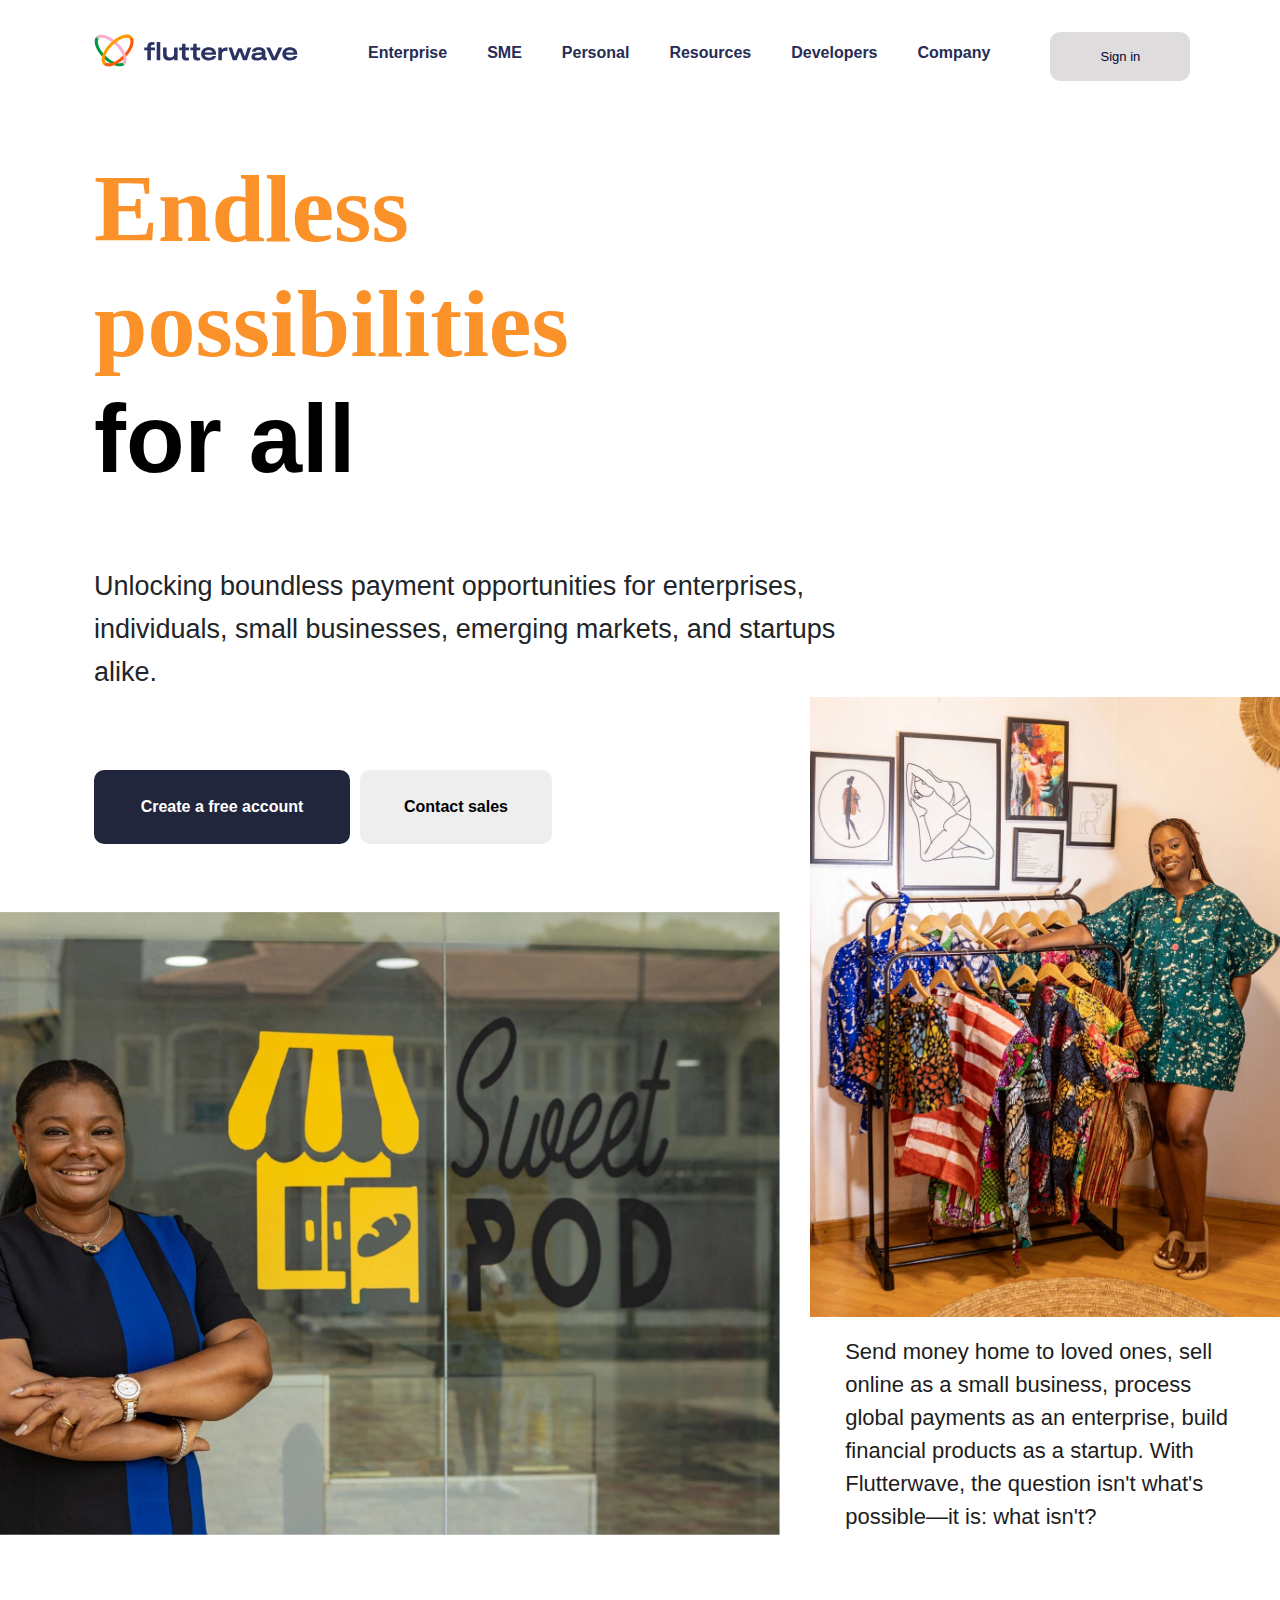
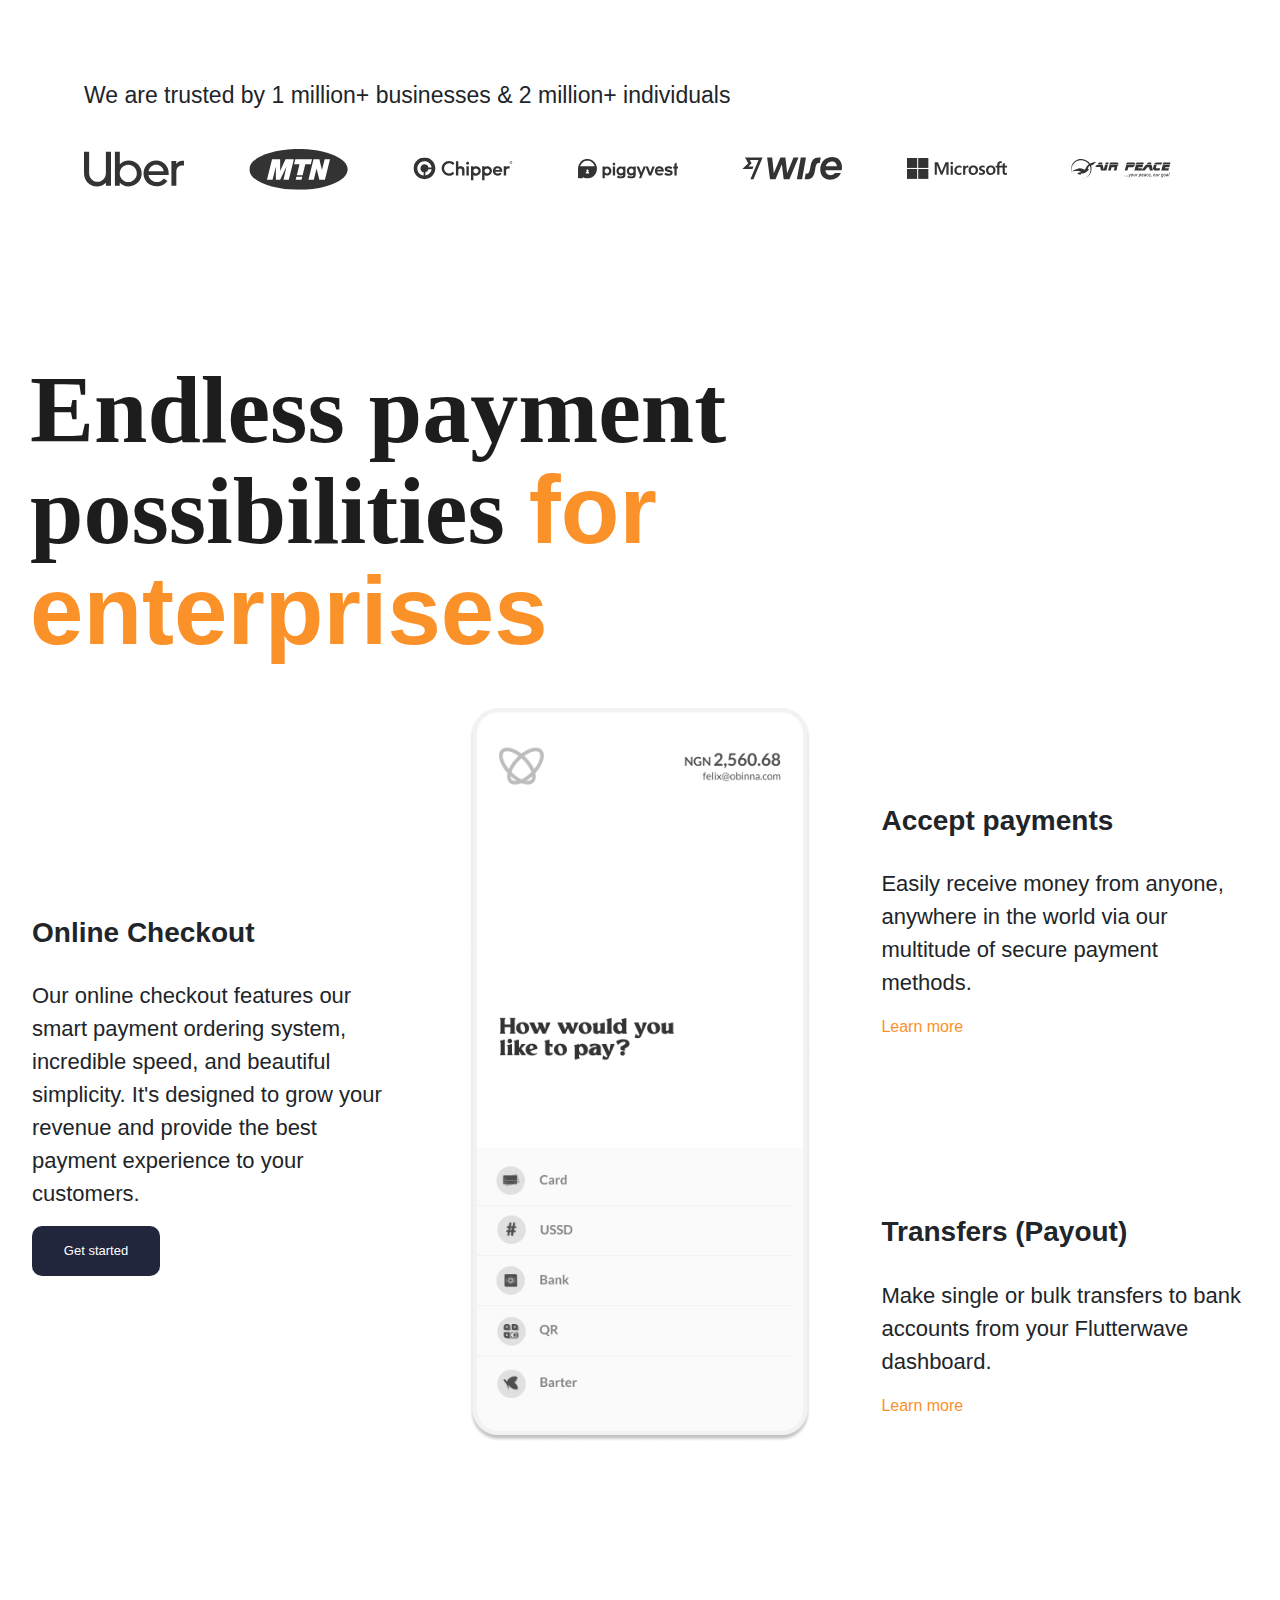
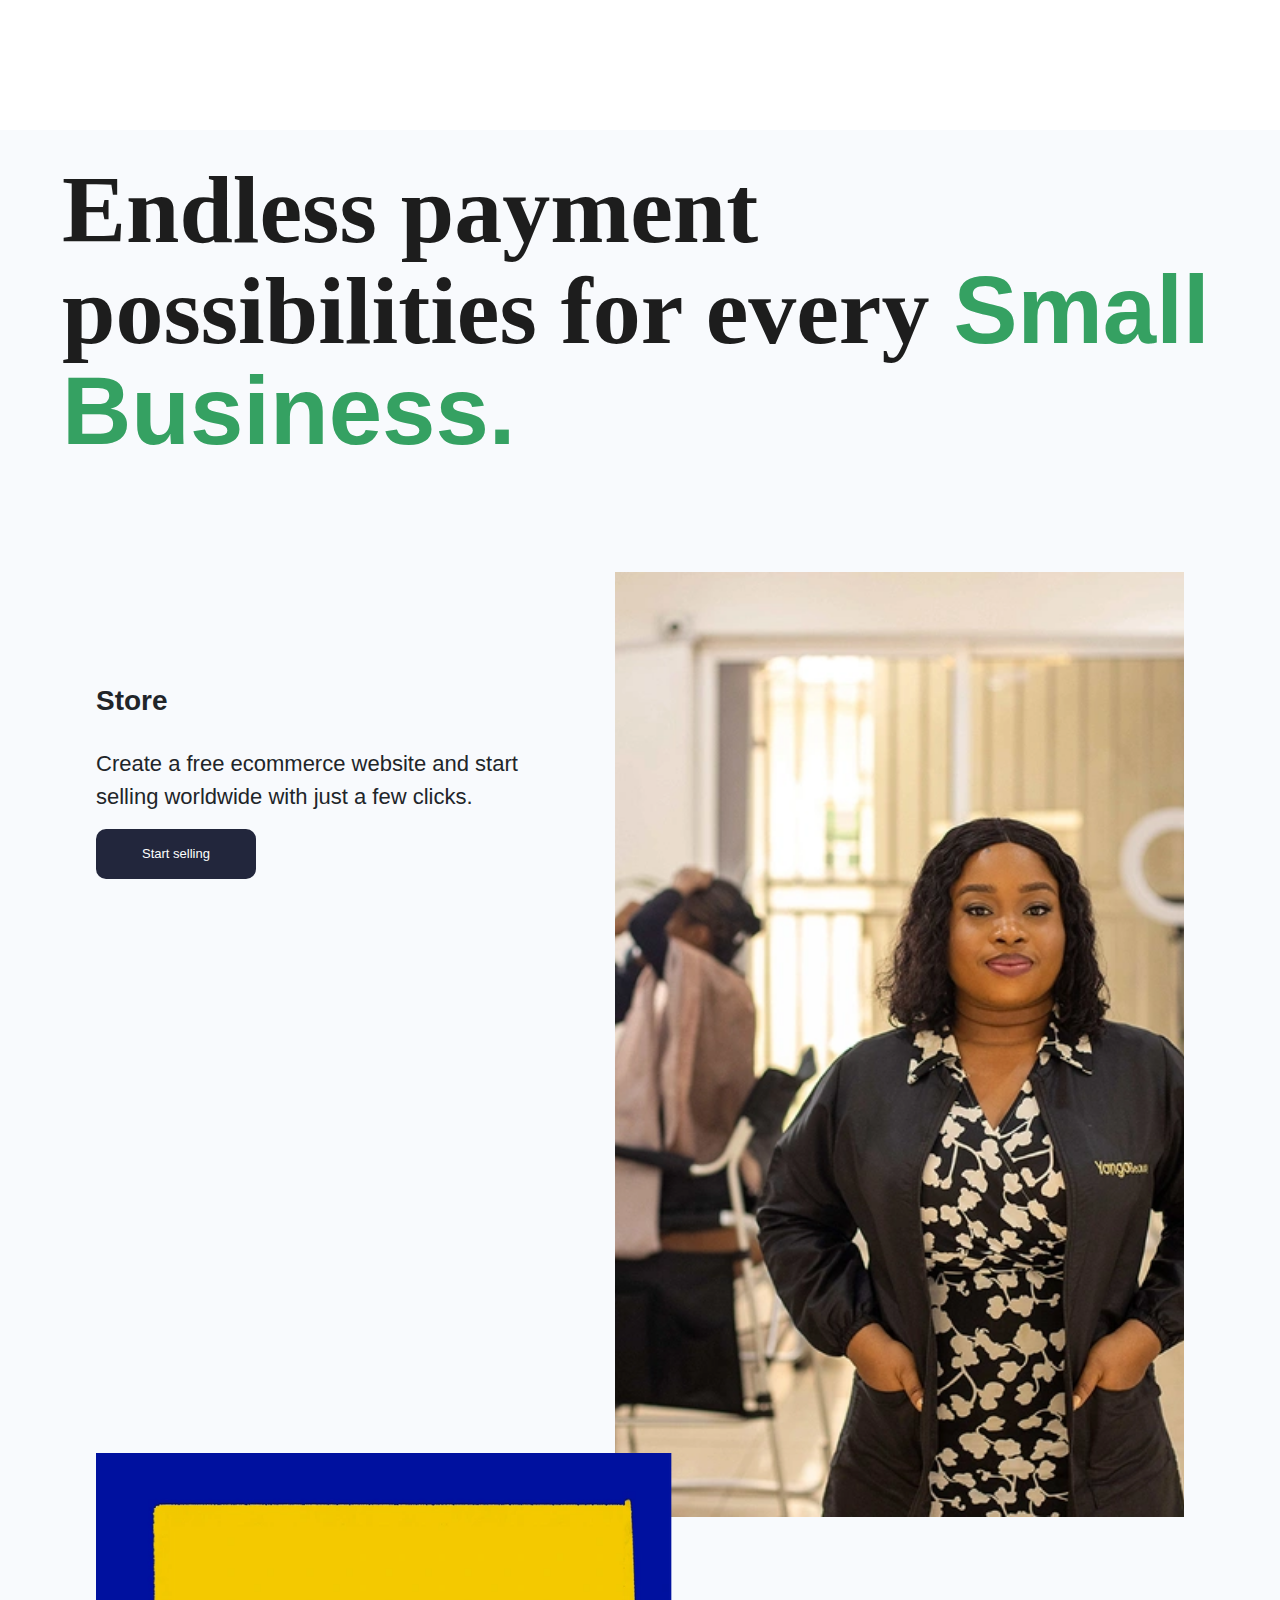
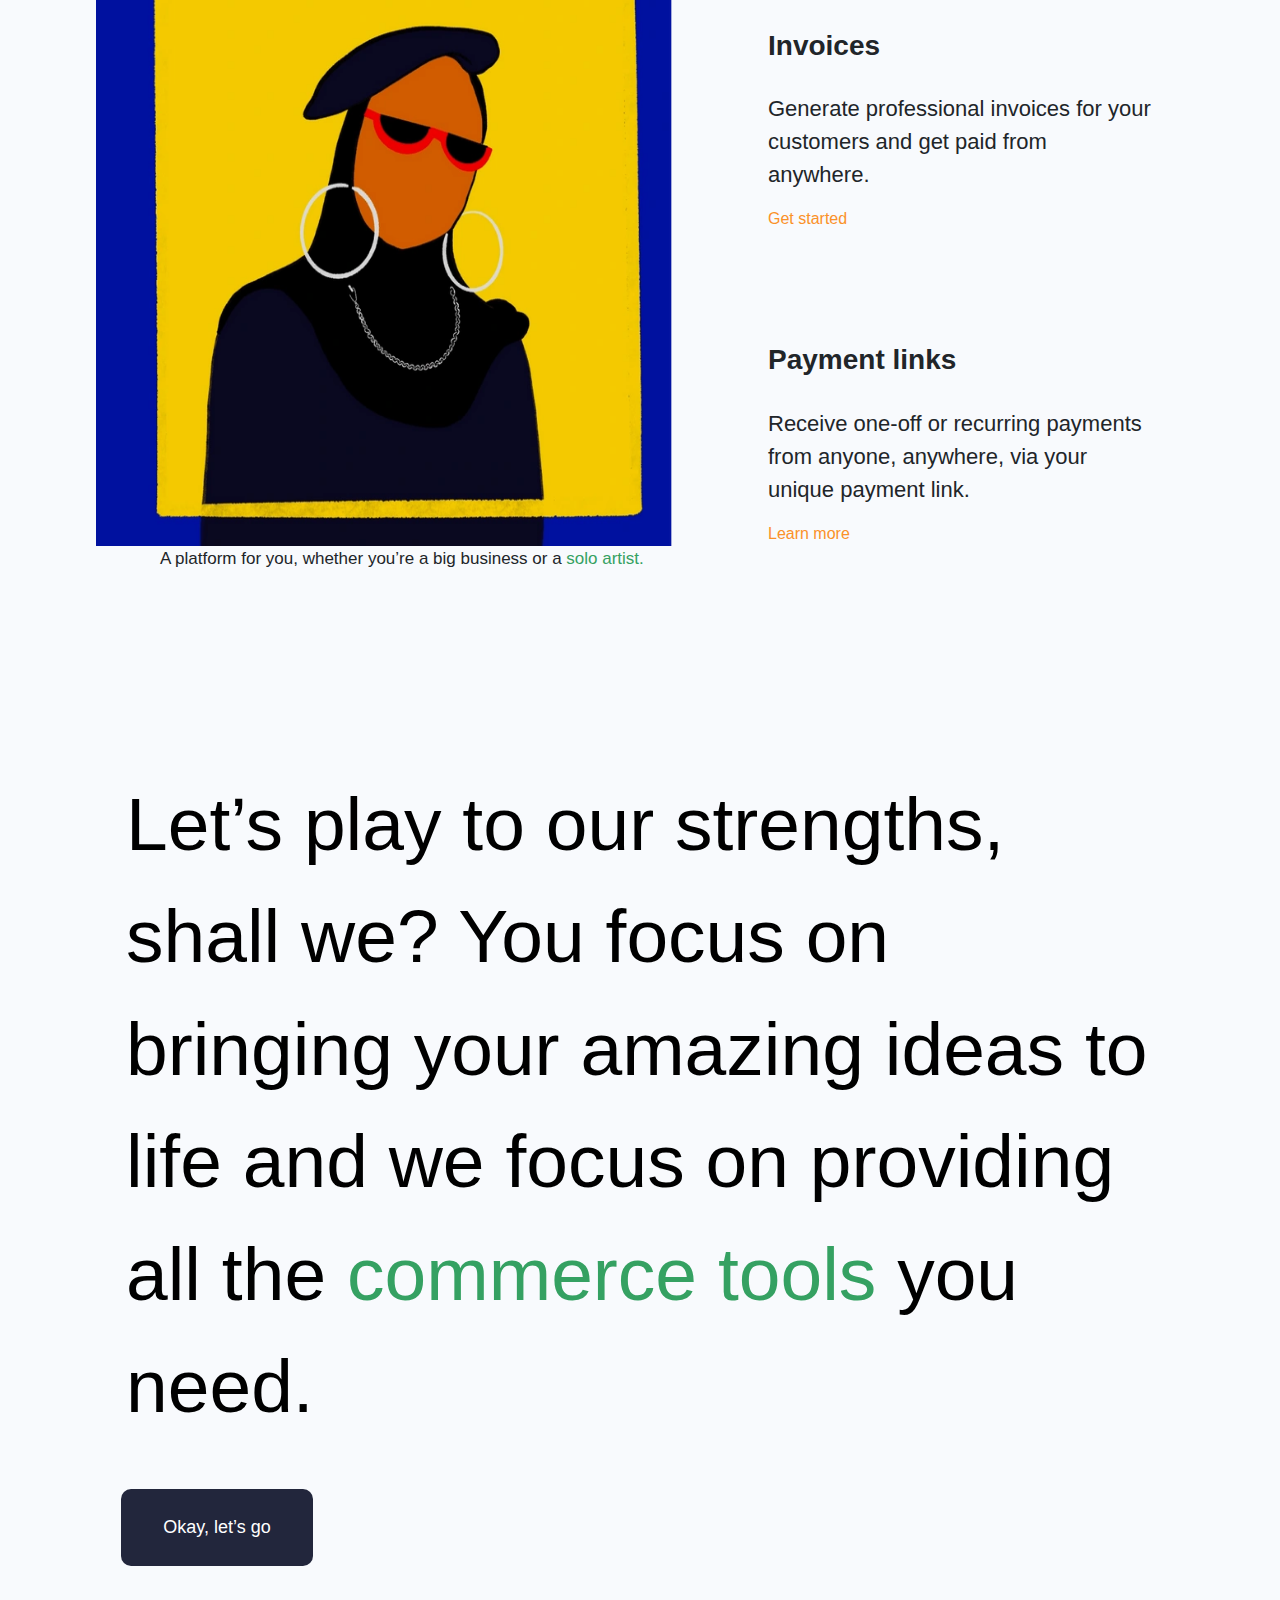
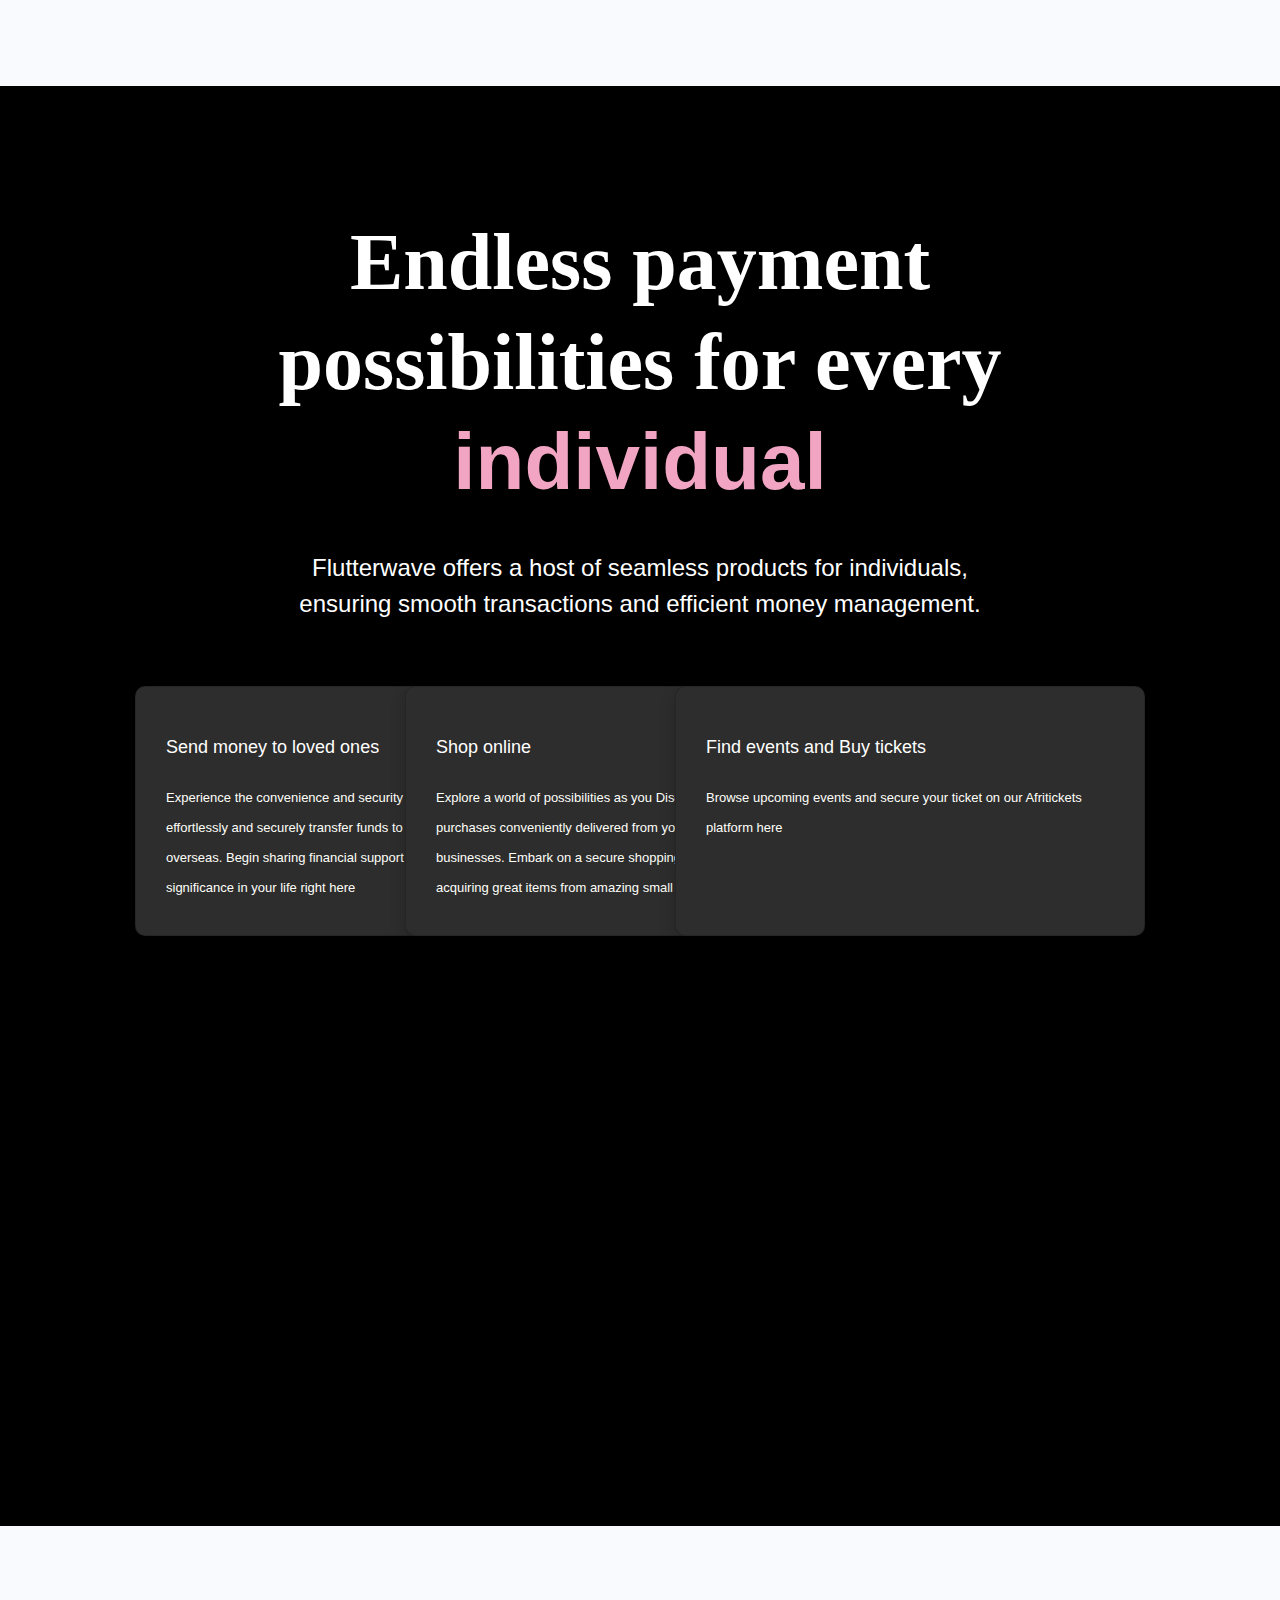
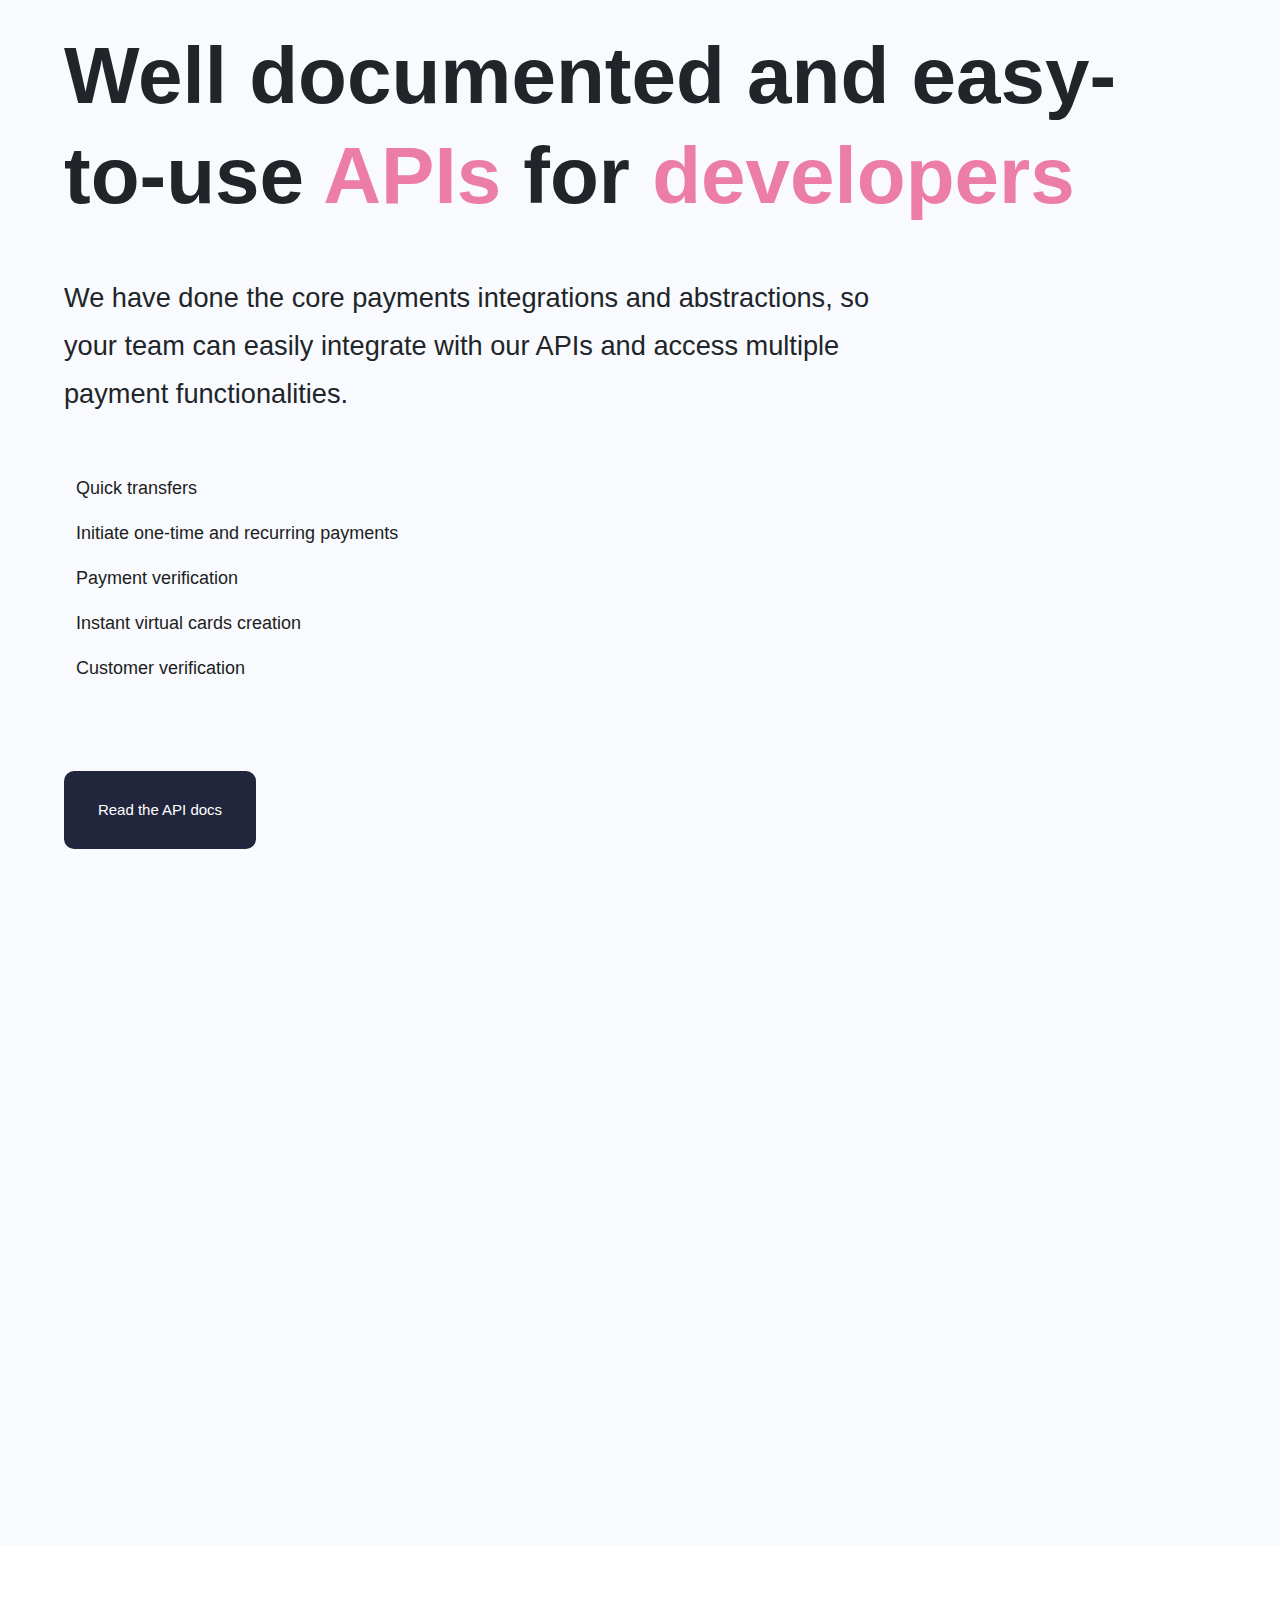
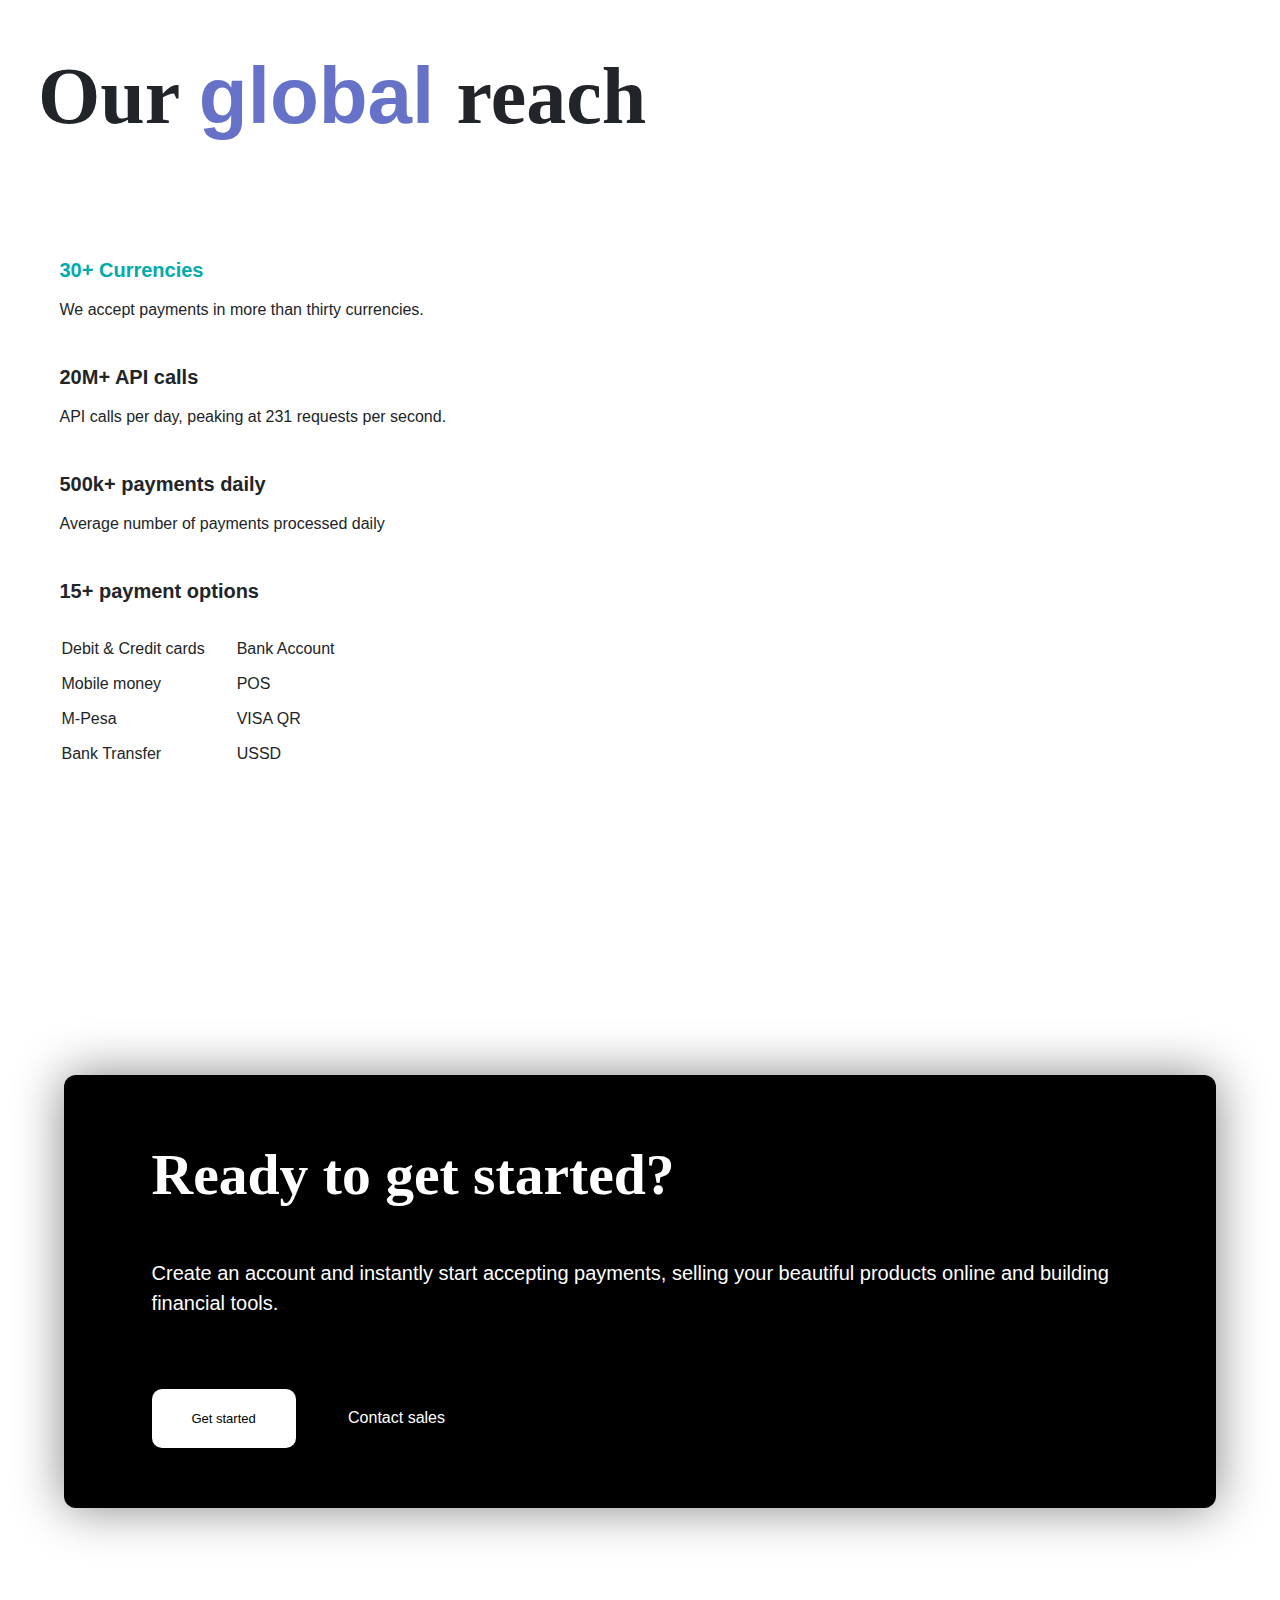
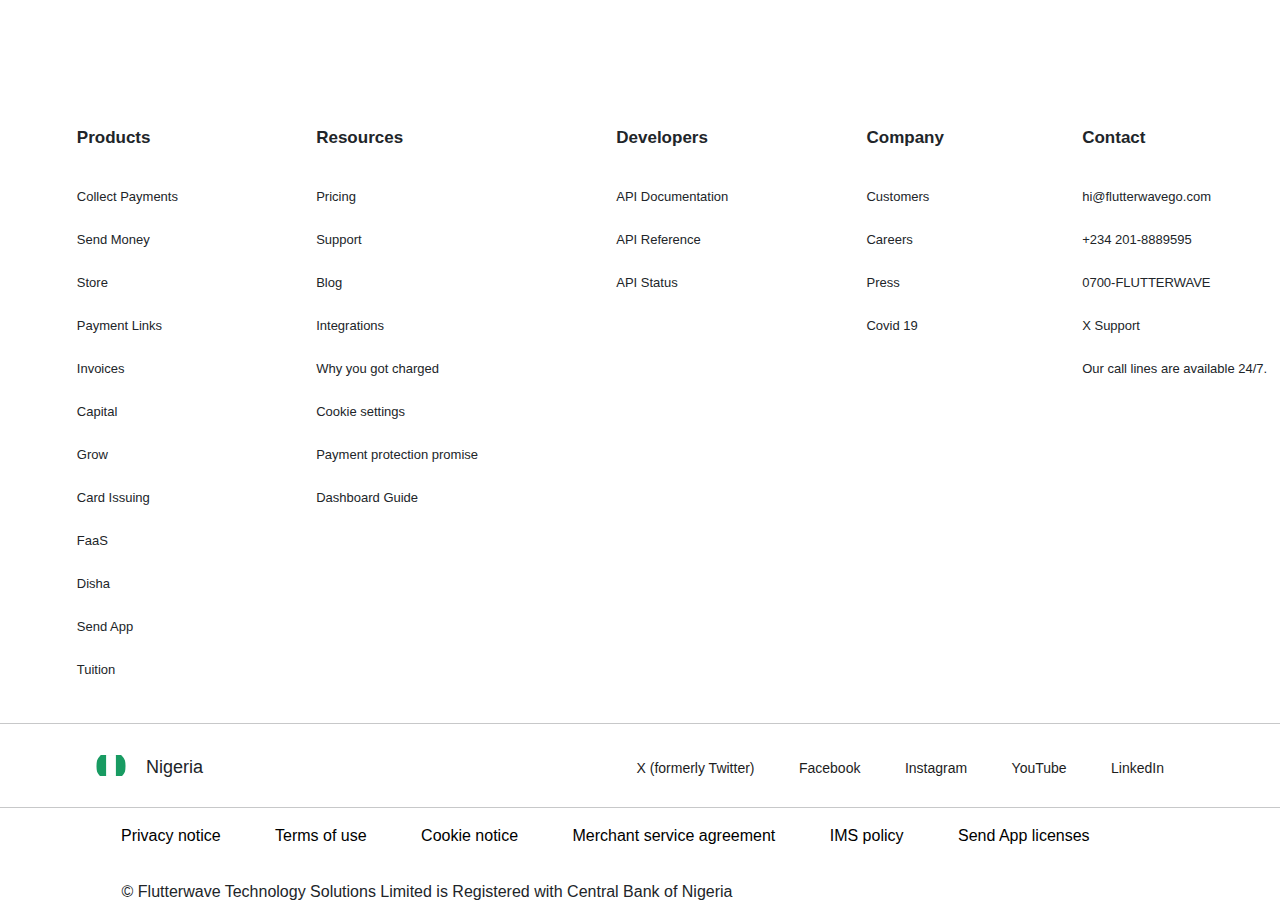
<file: index.html>
<!DOCTYPE html>
<html lang="en">
<head>
    <meta charset="UTF-8">
    <meta name="viewport" content="width=device-width, initial-scale=1.0">
    <title>Endless possibilities for every business - Flutterwave</title>
    <link rel="preconnect" href="https://fonts.googleapis.com">
    <link rel="preconnect" href="https://fonts.gstatic.com" crossorigin>
    <link rel="stylesheet" href="https://cdnjs.cloudflare.com/ajax/libs/font-awesome/6.6.0/css/all.min.css" integrity="sha512-Kc323vGBEqzTmouAECnVceyQqyqdsSiqLQISBL29aUW4U/M7pSPA/gEUZQqv1cwx4OnYxTxve5UMg5GT6L4JJg==" crossorigin="anonymous" referrerpolicy="no-referrer" />
    <link href="https://fonts.googleapis.com/css2?family=Archivo:ital,wght@0,100..900;1,100..900&display=swap" rel="stylesheet">
    <link href="https://cdn.jsdelivr.net/npm/bootstrap@5.3.3/dist/css/bootstrap.min.css" rel="stylesheet" integrity="sha384-QWTKZyjpPEjISv5WaRU9OFeRpok6YctnYmDr5pNlyT2bRjXh0JMhjY6hW+ALEwIH" crossorigin="anonymous">
    <link rel="stylesheet" type="text/css" href="css/style.css">
</head>
<body>
    
    <!-- start of header -->
<header>



    
<div class="header">
    <div class="sub-h">
    <div class="navl">
    <div class="logo">
        <img src="images/download (3).svg" width="100%" height="100%" alt="">
    </div>

    <div class="end hideonmobile">
            <ul>
                <li class="enter">Enterprise
                    <div class="div-l">

                        <div class="super">
                            
                        
                        <div class="first">
                            <h3 class="first-f"><a href="#"></a> Payment solution</h3>

                            <h3 class="first-f show"><a href="#"></a> Grow your business</h3>

                        </div>

                        <div class="second">

                                <div class="navslide ">
                                    <div class="slideimg">
                                        <img src="images/download (14).svg" width="100%" height="100%"  alt="">
                                    </div>
                                    <div>
                    
                                    <h4> Accept online payments</h4>
                                    <p>Easily receive online payments from around the world in different currencies</p>
                                </div>
                                </div>
                                  
                    
                                
                                <div class="navslide ">
                                    <div class="slideimg">
                                        <img src="images/download (8).svg" width="100%" height="100%"  alt="">
                                    </div>
                    
                                    <div>
                    
                                     <a href="pages/money.html" target="_blank"><h4>Payout & Transfers</h4></a>
                                    <p>Experience effortless cross-border payouts and transfers in various currencies worldwide.</p>
                                </div>
                                </div>
                    
                    
                    
                            
                                <div class="navslide ">
                                    <div class="slideimg">
                                        <img src="images/download (4).svg" width="100%" height="100%"  alt="">
                                    </div>
                    
                                    <div>
                    
                                    <h4> Swap</h4>
                                    <p> Swap your Naira for Dollars, Euros and Pounds</p>
                                </div>
                                </div>    
                    
                    
                                
                                <div class="navslide ">
                                    <div class="slideimg">
                                        <img src="images/download (12).svg" width="100%" height="100%"  alt="">
                                    </div>
                    
                                    <div>
                    
                                    <h4> POS systems</h4>
                                    <p> Point of Sale devices with multiple payment methods to grow your physical business.</p>
                                </div>
                                </div>
                    
                    
                                
                                <div class="navslide ">
                                    <div class="slideimg">
                                        <img src="images/download (1).svg" width="100%" height="100%" alt="">
                                    </div>
                    
                                    <div>
                                        <a href="pages/checkout.html"><h4> Checkout demo</h4></a> 
                                    <p>Experience checkout yourself.</p>
                                </div>
                                </div>
                                </div>
                            </div>
                                </div>


                       
                

                </li>
                <li class="enter">SME


                    <div class="div-K">

                        <div class="super">
                            
                        
                        <div class="first">
                            <h3 class="first-f"><a href="#"></a> Sell to anyone anywhere</h3>

                            <h3 class="first-f show"><a href="#"></a> Grow your business</h3>

                        </div>

                       

                            <div class="secon">

                                <div class="sli">
                                    <div class="navslide ">
                                        <div class="slideimg">
                                            <img src="images/download (1).svg" width="100%" height="100%"  alt="">
                                        </div>
                                        <div>
                        
                                        <a href="pages/integration.html"> <h4>Online checkout</h4></a>
                                        <p>
                                            Add our checkout to your Shopify, WordPress, WooCommerce, Joomla and PrestaShop stores.</p>
                                    </div>
                                    </div>
                                      
                        
                                    
                                    <div class="navslide ">
                                        <div class="slideimg">
                                            <img src=" images/download (11).svg" width="100%" height="100%"  alt="">
                                        </div>
                        
                                        <div>
                        
                                        <h4> Payment Links</h4>
                                        <p>
                                            Accept payments without writing code.
                                            </p>
                                    </div>
                                    </div>
                        
                        
                        
                                    <div class="navslide ">
                                        <div class="slideimg">
                                            <img src="images/download (12).svg" width="100%" height="100%"  alt="">
                                        </div>
                        
                                        <div>
                        
                                        <h4> POS systems</h4>
                                        <p> Point of Sale devices with multiple payment methods to grow your physical business.</p>
                                    </div>
                                    </div>
                        
                        
                                    <div class="navslide ">
                                        <div class="slideimg">
                                            <img src="images/download (10).svg" width="100%" height="100%"  alt="">
                                        </div>
                        
                                        <div>
                        
                                        <h4> Build your online store</h4>
                                        <p> Create a free online store that helps you find customers, and accept payments globally.</p>
                                    </div>
                                    </div>

                                    </div>

                                <div class="sli">
                                    <div class="navslide ">
                                        <div class="slideimg">
                                            <img src=" images/download (4).svg" width="100%" height="100%"  alt="">
                                        </div>
                        
                                        <div>
                        
                                        <h4> Swap</h4>
                                        <p> Swap your Naira for Dollars, Euros and Pounds</p>
                                    </div>
                                    </div>    
                        
                        
                                    
                                   
                        
                        
                                    
                                    <div class="navslide ">
                                        <div class="slideimg">
                                            <img src="images/download (9).svg" width="100%" height="100%" alt="">
                                        </div>
                        
                                        <div>
                        
                                        <h4> Invoices</h4>
                                        <p>
                                            Create and issue professional invoices for global payments.
                                           </p>
                                    </div>
                                    </div>
                        
                        
                                    <div class="navslide ">
                                        <div class="slideimg">
                                            <img src="images/download (7).svg" width="100%" height="100%" alt="">
                                        </div>
                        
                                        <div>
                        
                                        <h4>Disha for creators</h4>
                                        <p>Effortlessly create a free single-page website, sell products globally, no coding required.
                        
                                           </p>
                                    </div>
                                    </div>
                        
                        
                                    <div class="navslide ">
                                        <div class="slideimg">
                                            <img src="images/download (6).svg" width="120%" height="120%" alt="">
                                        </div>
                        
                                        <div>
                        
                                        <h4> Afritickets</h4>
                                        <p>
                                            Experience the integrated offering of lifestyle, business, event, and travel management services.
                                            Download the mobile app
                                           </p>
                                    </div>
                                    </div>

                                    </div>



                            </div>
                                </div>
                                </div>
                </li>
                <li class="enter">Personal

                    
                    <div class="div-j">

                        <div class="super">
                   

                        <div class="seco">


                            <div class="navslide ">
                                <div class="slideimg">
                                    <img src=" images/download (4).svg" width="100%" height="100%"  alt="">
                                </div>
                
                                <div>
                
                                <h4> Swap</h4>
                                <p> Swap your Naira for Dollars, Euros and Pounds</p>
                            </div>
                            </div>    
                
                
                
                            <div class="navslide ">
                                <div class="slideimg">
                                    <img src=" images/download (8).svg" width="100%" height="100%"  alt="">
                                </div>
                                <div>
                
                                <h4> Send App</h4>
                                <p>Safely, quickly and conveniently send money to the people who matter most to you.</p>
                            </div>
                            </div>
                              
                
                            
                            <div class="navslide ">
                                <div class="slideimg">
                                    <img src=" images/download (10).svg" width="100%" height="100%"  alt="">
                                </div>
                
                                <div>
                
                                <h4> Market</h4>
                                <p>
                                    Discover, shop and get your items delivered to you from your favourite online businesses.</p>
                            </div>
                            </div>
                
                
                
                            <div class="navslide ">
                                <div class="slideimg">
                                    <img src="images/download (6).svg" width="100%" height="100%"  alt="">
                                </div>
                
                                <div>
                
                                <h4> Buy event tickets</h4>
                                <p> 
                                    Conveniently find events you love and buy your tickets.</p>
                            </div>
                            </div>
                
                
                            <div class="navslide ">
                                <div class="slideimg">
                                    <img src="images/download (5).svg" width="100%" height="100%"  alt="">
                                </div>
                
                                <div>
                
                                <h4>  Tuition</h4>
                                <p> Quick and easy tuition fee payments to African and international schools.</p>
                            </div>
                            </div>



                        </div></div></div>
                    
                </li>
                <li class="enter">Resources

                    <div class="div-p">

            


                            
   <ul id="list">
    <li><a href="pages/pricing.html" target="_blank">Pricing</a>  </li>
    <li><a href="#"></a> Blog</li>
    <li><a href="#"></a> Customer case studies </li>
    <li><a href="#"></a> Integrations</li>
   </ul>
                            </div>
                </li>
                <li class="enter">Developers
                    
                    <div class="div-p"> 

                        <ul id="list">
                            <li><a href="#"></a> API documentation</li>
                            <li><a href="#"></a> API reference</li>
                            <li><a href="#"></a> API status </li>
                            </ul>


                    </div></li>
                <li class="enter">Company

                    <div class="div-p"> 
                        <ul id="list">
                            <li><a href="#"></a> Careers</li>
                            <li><a href="#"></a> Press</li>
                            </ul>
                    </div>
                </li>
            </ul>

        
            
            <div class="nave">

            <button id="navs"> Sign in</button>
        </div></div>
            <div class="nav-l" onclick=showSidebar()>
                <img src="images/navbar.svg" width="100%" height="100%" alt="">
            </div>
        
        
   


    </div></div>
    </div>



    <!-- MOBILE -->
        <div class="sidebar">
            <div class="fl ">
            <div class="logo">

                <img src="images/download (3).svg" width="100%" height="100%" alt="">
            </div>
            <div class="navx" onclick=hideSidebar()>
            <img src="images/nav x.svg" width="100%" height="100%" alt="">
  
        </div>

    </div>

        <div class="navbar">
            <div class="bar">
           
            <p> ENTERPRIZE</p>

            <select class="form-select mb-4" >
               
                <option value="1">Payment solutions</option>
                <option value="2">Grow your business</option>
              </select>

            <div class="navslide ">
                <div class="slideimg">
                    <img src=" images/download (14).svg" width="100%" height="100%"  alt="">
                </div>
                <div>

                <h4> Accept online payments</h4>
                <p>Easily receive online payments from around the world in different currencies</p>
            </div>
            </div>
              

            
            <div class="navslide ">
                <div class="slideimg">
                    <img src=" images/download (8).svg" width="100%" height="100%"  alt="">
                </div>

                <div>

                <a href="pages/money.html" target="_blank"> <h4>Payout & Transfers</h4></a>
                <p>Experience effortless cross-border payouts and transfers in various currencies worldwide.</p>
            </div>
            </div>



        
            <div class="navslide ">
                <div class="slideimg">
                    <img src=" images/download (4).svg" width="100%" height="100%"  alt="">
                </div>

                <div>

                <h4> Swap</h4>
                <p> Swap your Naira for Dollars, Euros and Pounds</p>
            </div>
            </div>    


            
            <div class="navslide ">
                <div class="slideimg">
                    <img src="images/download (12).svg" width="100%" height="100%"  alt="">
                </div>

                <div>

                <h4> POS systems</h4>
                <p> Point of Sale devices with multiple payment methods to grow your physical business.</p>
            </div>
            </div>


            
            <div class="navslide ">
                <div class="slideimg">
                    <img src="images/download (1).svg" width="100%" height="100%" alt="">
                </div>

                <div>

               <a href="pages/checkout.html"><h4> Checkout demo</h4></a> 
                <p>Experience checkout yourself.</p>
            </div>
            </div>

        </div>
        
        <hr id="hh">




        <div class="bar">
           
            <p id="head"> SME</p>

            <select class="form-select mb-4" >
               
                <option value="1">Sell to anyone anywhere</option>
                <option value="2">Grow your business</option>
              </select>

            <div class="navslide ">
                <div class="slideimg">
                    <img src=" images/download (1).svg" width="100%" height="100%"  alt="">
                </div>
                <div>

                   <a href="pages/integration.html">  <h4></h4>Online checkout</h4></a>
                <p>
                    Add our checkout to your Shopify, WordPress, WooCommerce, Joomla and PrestaShop stores.</p>
            </div>
            </div>
              

            
            <div class="navslide ">
                <div class="slideimg">
                    <img src=" images/download (11).svg" width="100%" height="100%"  alt="">
                </div>

                <div>

                <h4> Payment Links</h4>
                <p>
                    Accept payments without writing code.
                    </p>
            </div>
            </div>



            <div class="navslide ">
                <div class="slideimg">
                    <img src="images/download (12).svg" width="100%" height="100%"  alt="">
                </div>

                <div>

                <h4> POS systems</h4>
                <p> Point of Sale devices with multiple payment methods to grow your physical business.</p>
            </div>
            </div>


            <div class="navslide ">
                <div class="slideimg">
                    <img src="images/download (10).svg" width="100%" height="100%"  alt="">
                </div>

                <div>

                <h4> Build your online store</h4>
                <p> Create a free online store that helps you find customers, and accept payments globally.</p>
            </div>
            </div>



        
            <div class="navslide ">
                <div class="slideimg">
                    <img src=" images/download (4).svg" width="100%" height="100%"  alt="">
                </div>

                <div>

                <h4> Swap</h4>
                <p> Swap your Naira for Dollars, Euros and Pounds</p>
            </div>
            </div>    


            
           


            
            <div class="navslide ">
                <div class="slideimg">
                    <img src="images/download (9).svg" width="100%" height="100%" alt="">
                </div>

                <div>

                <h4> Invoices</h4>
                <p>
                    Create and issue professional invoices for global payments.
                   </p>
            </div>
            </div>


            <div class="navslide ">
                <div class="slideimg">
                    <img src="images/download (7).svg" width="100%" height="100%" alt="">
                </div>

                <div>

                <h4>Disha for creators</h4>
                <p>Effortlessly create a free single-page website, sell products globally, no coding required.

                   </p>
            </div>
            </div>


            <div class="navslide ">
                <div class="slideimg">
                    <img src="images/download (6).svg" width="120%" height="120%" alt="">
                </div>

                <div>

                <h4> Afritickets</h4>
                <p>
                    Experience the integrated offering of lifestyle, business, event, and travel management services.
                    Download the mobile app
                   </p>
            </div>
            </div>

            <button> Download the mobile app</button>

        </div>
        
        <hr id="hhh">




        <div class="bar">
           
            <p> PERSONAL</p>



            <div class="navslide ">
                <div class="slideimg">
                    <img src=" images/download (4).svg" width="100%" height="100%"  alt="">
                </div>

                <div>

                <h4> Swap</h4>
                <p> Swap your Naira for Dollars, Euros and Pounds</p>
            </div>
            </div>    



            <div class="navslide ">
                <div class="slideimg">
                    <img src=" images/download (8).svg" width="100%" height="100%"  alt="">
                </div>
                <div>

                <h4> Send App</h4>
                <p>Safely, quickly and conveniently send money to the people who matter most to you.</p>
            </div>
            </div>
              

            
            <div class="navslide ">
                <div class="slideimg">
                    <img src=" images/download (10).svg" width="100%" height="100%"  alt="">
                </div>

                <div>

                <h4> Market</h4>
                <p>
                    Discover, shop and get your items delivered to you from your favourite online businesses.</p>
            </div>
            </div>



            <div class="navslide ">
                <div class="slideimg">
                    <img src="images/download (6).svg" width="100%" height="100%"  alt="">
                </div>

                <div>

                <h4> Buy event tickets</h4>
                <p> 
                    Conveniently find events you love and buy your tickets.</p>
            </div>
            </div>


            <div class="navslide ">
                <div class="slideimg">
                    <img src="images/download (5).svg" width="100%" height="100%"  alt="">
                </div>

                <div>

                <h4>  Tuition</h4>
                <p> Quick and easy tuition fee payments to African and international schools.</p>
            </div>
            </div>

            <button> Download the mobile app</button>

        </div>
        
        <hr id="hhh">


        <p id="hd"> RESOURCES</p>

   <ul id="list">
    <li><a href="pages/pricing.html" target="_blank" >Pricing</a>  </li>
    <li><a href="#"></a> Blog</li>
    <li><a href="#"></a> Customer case studies </li>
    <li><a href="#"></a> Integrations</li>`
   </ul>



   
   <hr id="hhh">


   <p id="hd"> DEVELOPERS</p>

<ul id="list">
<li><a href="#"></a> API documentation</li>
<li><a href="#"></a> API reference</li>
<li><a href="#"></a> API status </li>
</ul>

<hr id="hhh">


<p id="hd">COMPANY</p>

<ul id="list">
<li><a href="#"></a> Careers</li>
<li><a href="#"></a> Press</li>
</ul>

<hr id="hhh">

<button> Sign in</button>
    </div>
</div>
</div>


<!-- header large screen -->


</header>


<!-- end of header -->


<!-- start of hero -->

<div class="hero">
    <div class="hero-section">
    <h1> Endless possibilities <span> for all</span></h1>


    <p>Unlocking boundless payment opportunities for enterprises, individuals, small businesses, emerging markets, and startups alike.</p>

    <div class="hero-btn">
        <button class="acc"> Create a free account
            
            </button>
            <button class="sal">Contact sales </button>
    </div>
</div>
</div>


<!-- container -->

<div class="container">
    <div class="cont">
        

<div class="cont-img">

    <div class="img-one">
        <img src="images/sweetpod(min).webp" width="100%" height="100%" alt="">
    </div>

    <div class="blank">
        <img src="images/download (16).svg" width="100%" height="100%"  alt="">
    </div>
    <div class="mid">
        <p> Send money home to loved ones, sell online as a small business, process global payments as an enterprise, build financial products as a startup. With Flutterwave, the question isn't what's possible—it is: what isn't?</p>
   

    <div class="img-two">
        <img src="images/e25-dresses(min).webp" width="100%" height="100%"  alt="">
    </div>

</div>
</div>
    
</div>
</div>


<div class="trusted">

    <div class="trust">
        <p>  We are trusted by 1 million+ businesses & 2 million+ individuals</p>

    <div class="trust-img">

        <div>
            <img src="images/uber.svg" alt="">
        </div>

        <div>
            <img src="images/mtn.svg" width="100" alt="">
        </div>

        
        <div>
            <img src="images/chipper.svg"  alt="">
        </div>

        <div>
            <img src="images/piggyvest.svg"  alt="">
        </div>



        <div>
            <img src="images/wise.svg"  alt="">
        </div>


             
        <div>
            <img src="images/microsoft.svg"  alt="">
        </div>

        
        <div>
            <img src="images/air-peace.svg"  alt="">
        </div>


   
       
    </div>
    </div>
</div>

<div class="payment">

    <div class="endless">
        <p>Endless payment possibilities <span>for enterprises </span> </p>
    </div>

    <div class="end-sec">

        <div class="end-one">
        <h3> Online Checkout</h3>

        <p> Our online checkout features our smart payment ordering system, incredible speed, and beautiful simplicity. It's designed to grow your revenue and provide the best payment experience to your customers.</p>

        <button>Get started</button>
    </div>

    <div class="end-two">
        <img src="images/checkout.png" width="100%" height="100%" alt="">
    </div>

    <div class="end-three">
        <h3> Accept payments</h3>
        <p>Easily receive money from anyone, anywhere in the world via our multitude of secure payment methods.</p>
        <a href="">Learn more <i class="fa-solid fa-chevron-right"></i></a>

        <div class="end-here">
            <h3> Transfers (Payout)</h3>
        <p>Make single or bulk transfers to bank accounts from your Flutterwave dashboard.</p>
        <a href="">Learn more <i class="fa-solid fa-chevron-right"></i> </a>
        </div>
    </div>
    </div>
</div>


<!-- PAYMENT -->

<div class="paymen">

    <div class="pay-m">
        <h3>Endless payment possibilities for every <span>Small Business.</span></h3>
    </div>

    <div class="paay">
        <div class="paay-one">
            <h3> Store</h3>
    
            <p> Create a free ecommerce website and start selling worldwide with just a few clicks.</p>
    
            <button>Start selling</button>
        </div>

        <div class="paay-img">
            <img src="images/yanga-beauty.webp" width="100%" height="100%" alt="">
        </div>
    </div>

    <div class="creator">
        <div class="create-img">
            <img src="images/creator.webp" width="100%" height="100%" alt="">

            <p>A platform for you, whether you’re a big business or a <span>solo artist.</span></p>
        </div>

        <div class="create-three">
        <h3> Invoices</h3>
        <p>
            Generate professional invoices for your customers and get paid from anywhere.</p>
        <a href="">Get started<i class="fa-solid fa-chevron-right"></i></a>

        <div class="create-here">
            <h3> Payment links</h3>
        <p>
            Receive one-off or recurring payments from anyone, anywhere, via your unique payment link.</p>
        <a href="">Learn more <i class="fa-solid fa-chevron-right"></i> </a>
        </div>
    </div>
    </div>

    <div class="last-paay">
        <p>Let’s play to our strengths, shall we? You focus on bringing your amazing ideas to life and we focus on providing all the <span> commerce tools </span>you need.</p>
   
    <button> Okay, let’s go</button>
</div>



<div class="card-section">
    <div class="card-sec">
        <div class="card-word">
            <h1>Endless payment possibilities for every <span> individual </span></h1>
            <p>Flutterwave offers a host of seamless products for individuals, ensuring smooth transactions and efficient money management.</p>
        </div>
    </div>


    <div class="containery">
        <div class="card">
            <div class="card-text"><h4>Send money to loved ones</h4>
                
                <p>
                    Experience the convenience and security of Send, enabling you to effortlessly and securely transfer funds to your beloved ones residing overseas. Begin sharing financial support with the ones who hold significance in your life right <a href="">here</a></p></div>
        </div>
        <div class="card">
            <div class="card-text"><h4>Shop online</h4>
                
                <p>
                Explore a world of possibilities as you Discover, Shop, and have your purchases conveniently delivered from your cherished online businesses. Embark on a secure shopping journey and relish the joy of acquiring great items from amazing small businesses, right <a href="">here</a></p></div>
        </div>
        <div class="card">
            <div class="card-text">
                <h4>Find events and Buy tickets</h4>
                <p>
                Browse upcoming events and secure your ticket on our Afritickets platform <a href="">here</a></p></div>
        </div>
    </div>

</div>

<div class="api">
<div class="ap">
    <div class="api-text">
        <h1>Well documented and easy-to-use <span>APIs</span> for <span>developers</span></h1>

        <p>We have done the core payments integrations and abstractions, so your team can easily integrate with our APIs and access multiple payment functionalities.</p>

        <ul>
            <li><i class="fa fa-circle" aria-hidden="true"></i>Quick transfers</li>
            <li><i class="fa fa-circle" aria-hidden="true"></i>Initiate one-time and recurring payments</li>
            <li><i class="fa fa-circle" aria-hidden="true"></i>Payment verification</li>
            <li><i class="fa fa-circle" aria-hidden="true"></i>Instant virtual cards creation</li>
            <li><i class="fa fa-circle" aria-hidden="true"></i>Customer verification</li>
        </ul>

        <button> Read the API docs</button>
    </div>
</div>
</div>
</div>

<!-- global -->

<div class="global">
    <div class="globe">
        <h4> Our <span>global </span> reach </h4>
    </div>

    
    <div class="world">

        <div class="world-text">
        <h4 id="bb">30+ Currencies</h4>
        <p>We accept payments in more than thirty currencies.</p>

            <h4>20M+ API calls</h4>
           <p> API calls per day, peaking at 231 requests per second.</p>
            
           <h4>500k+ payments daily</h4> 
           <p> Average number of payments processed daily</p>

           <h4>15+ payment options</h4>
           <div class="w-text">
            <ul>
                <li>Debit & Credit cards </li>
                <li>Mobile money</li>
                <li>M-Pesa</li>
                <li>Bank Transfer</li>
            </ul>

            <ul>
                <li>Bank Account</li>
                <li>POS</li>
                <li>VISA QR</li>
                <li>USSD</li>
            </ul>
                
        </div>

        </div>
        <div id="earth"></div>
    </div>

</div>


<!-- ready -->

<div class="ready">
    <div class="rstart">
        <div class="r-text">
            <h1>Ready to get started?</h1>
            <p>Create an account and instantly start accepting payments, selling your beautiful products online and building financial tools.</p>
            <div class="r-l">
                <button>Get started
                </button>

                <a href="">Contact sales <i class="fa-solid fa-chevron-right"></i></a>
            </div>
        </div>
    </div>
</div>


<!-- footer -->
<div class="footer">
    <div class="foot">
        <ul>
            <li> <p>Products</p>
                <ul>
                    <li>Collect Payments</li>
                    <li>Send Money</li>
                    <li>Store</li>
                    <li>Payment Links</li>
                    <li>Invoices</li>
                    <li>Capital</li>
                    <li>Grow</li>
                    <li>Card Issuing</li>
                    <li>FaaS</li>
                    <li>Disha</li>
                    <li>Send App</li>
                    <li>Tuition</li>
                </ul>

            </li>
        </ul>

        <ul>
            <li > <p>Resources</p>
                <ul>         
                    <li>Pricing</li>
                    <li>Support</li>
                    <li>Blog</li>
                    <li>Integrations</li>
                    <li>Why you got charged</li>
                    <li>Cookie settings</li>
                    <li>Payment protection promise</li>
                    <li>Dashboard Guide</li>
                </ul>    </li>
        </ul>

        <ul>
            <li>
               <p>Developers </p>              
                <ul>
                    <li>API Documentation</li>
                    <li>API Reference</li>
                    <li>API Status</li>
                </ul>
            </li>
        </ul>

        <ul>
            <li>  <p>Company</p>
                  <ul>
                <li>Customers</li>
                <li>Careers</li>
                <li>Press</li>
                <li>Covid 19</li>
            </ul> </li>
        </ul>
        <ul>
            <li> <p> Contact</p>
                <ul>
                    <li>hi@flutterwavego.com</li>
                    <li>+234 201-8889595</li>
                    <li>0700-FLUTTERWAVE</li>
                    <li>X Support</li>
                    <li>Our call lines are available 24/7.</li>
                </ul>
            </li>
        </ul>
    </div>


    <hr id="foot">

    <div class="nation-side">
    <div class="country"> 
        <div class="na">
        <div class="ops"></div> <p> Nigeria  </p> <i class="fa-solid fa-chevron-down"></i></div>
        <div class="hides">
        <div class="nations">
            <div class="i"> <img src="images/cm.svg" height="100%" width="100%" alt="">Cameroon</div>
            <div class="i"> <img src="images/ci.svg" height="100%" width="100%" alt="">Ivory </div>
            <div class="i"> <img src="images/eg.svg" height="100%" width="100%" alt="">Egypt</div>
            <div class="i"> <img src="images/eu.svg" height="100%" width="100%" alt=""> Rest of Europe</div>
            <div class="i"> <img src="images/gb.svg" height="100%" width="100%" alt="">United Kingdom</div>
            <div class="i"> <img src="images/gh.svg" height="100%" width="100%" alt="">Ghana</div>
            <div class="i"> <img src="images/ke.svg" height="100%" width="100%" alt="">Kenya</div>
            <div class="i"> <img src="images/mu.svg" height="100%" width="100%" alt="">Mauritius</div>
            <div class="i"> <img src="images/mw.svg" height="100%" width="100%" alt="">Malawi</div>
            <div class="i"> <img src="images/ng.svg" height="100%" width="100%" alt="">Nigeria</div>
            <div class="i"> <img src="images/rw.svg" height="100%" width="100%" alt="">Rwanda</div>
            <div class="i"> <img src="images/sn.svg" height="100%" width="100%" alt="">Senegal</div>
            <div class="i"> <img src="images/tz.svg" height="100%" width="100%" alt="">Tanzania`</div>
            <div class="i"> <img src="images/ug.svg" height="100%" width="100%" alt=""> Uganda</div>
            <div class="i"> <img src="images/za.svg" height="100%" width="100%" alt=""> South Africa</div>
            <div class="i"> <img src="images/us.svg" height="100%" width="100%" alt="">United States</div>
        </div></div>
    </div>

<div class="country-side">
    <a href="">X (formerly Twitter)</a>
    <a href="">Facebook</a>
    <a href="">Instagram</a>
    <a href="">YouTube</a>
    <a href="">LinkedIn</a>
</div>
</div>

<hr id="foo">
<div class="footer-last">
    <a href="">Privacy notice </a>
    <a href="">Terms of use</a>
    <a href="">Cookie notice</a>
    <a href="">Merchant service agreement</a>
    <a href="">IMS policy</a>
    <a href="">Send App licenses</a>
</div>

<div class="footer-la">
    <p>© Flutterwave Technology Solutions Limited is Registered with Central Bank of Nigeria</p>
</div>




</div>
<script src="https://cdn.jsdelivr.net/npm/bootstrap@5.3.3/dist/js/bootstrap.bundle.min.js" integrity="sha384-YvpcrYf0tY3lHB60NNkmXc5s9fDVZLESaAA55NDzOxhy9GkcIdslK1eN7N6jIeHz" crossorigin="anonymous">
</script>
<script>
function showSidebar(){
    const sidebar = document.querySelector('.sidebar')
    sidebar.style.display = 'flex'
}

function hideSidebar(){
    const sidebar = document.querySelector('.sidebar')
    sidebar.style.display = 'none'
}
</script>
</body>
</html>
</file>
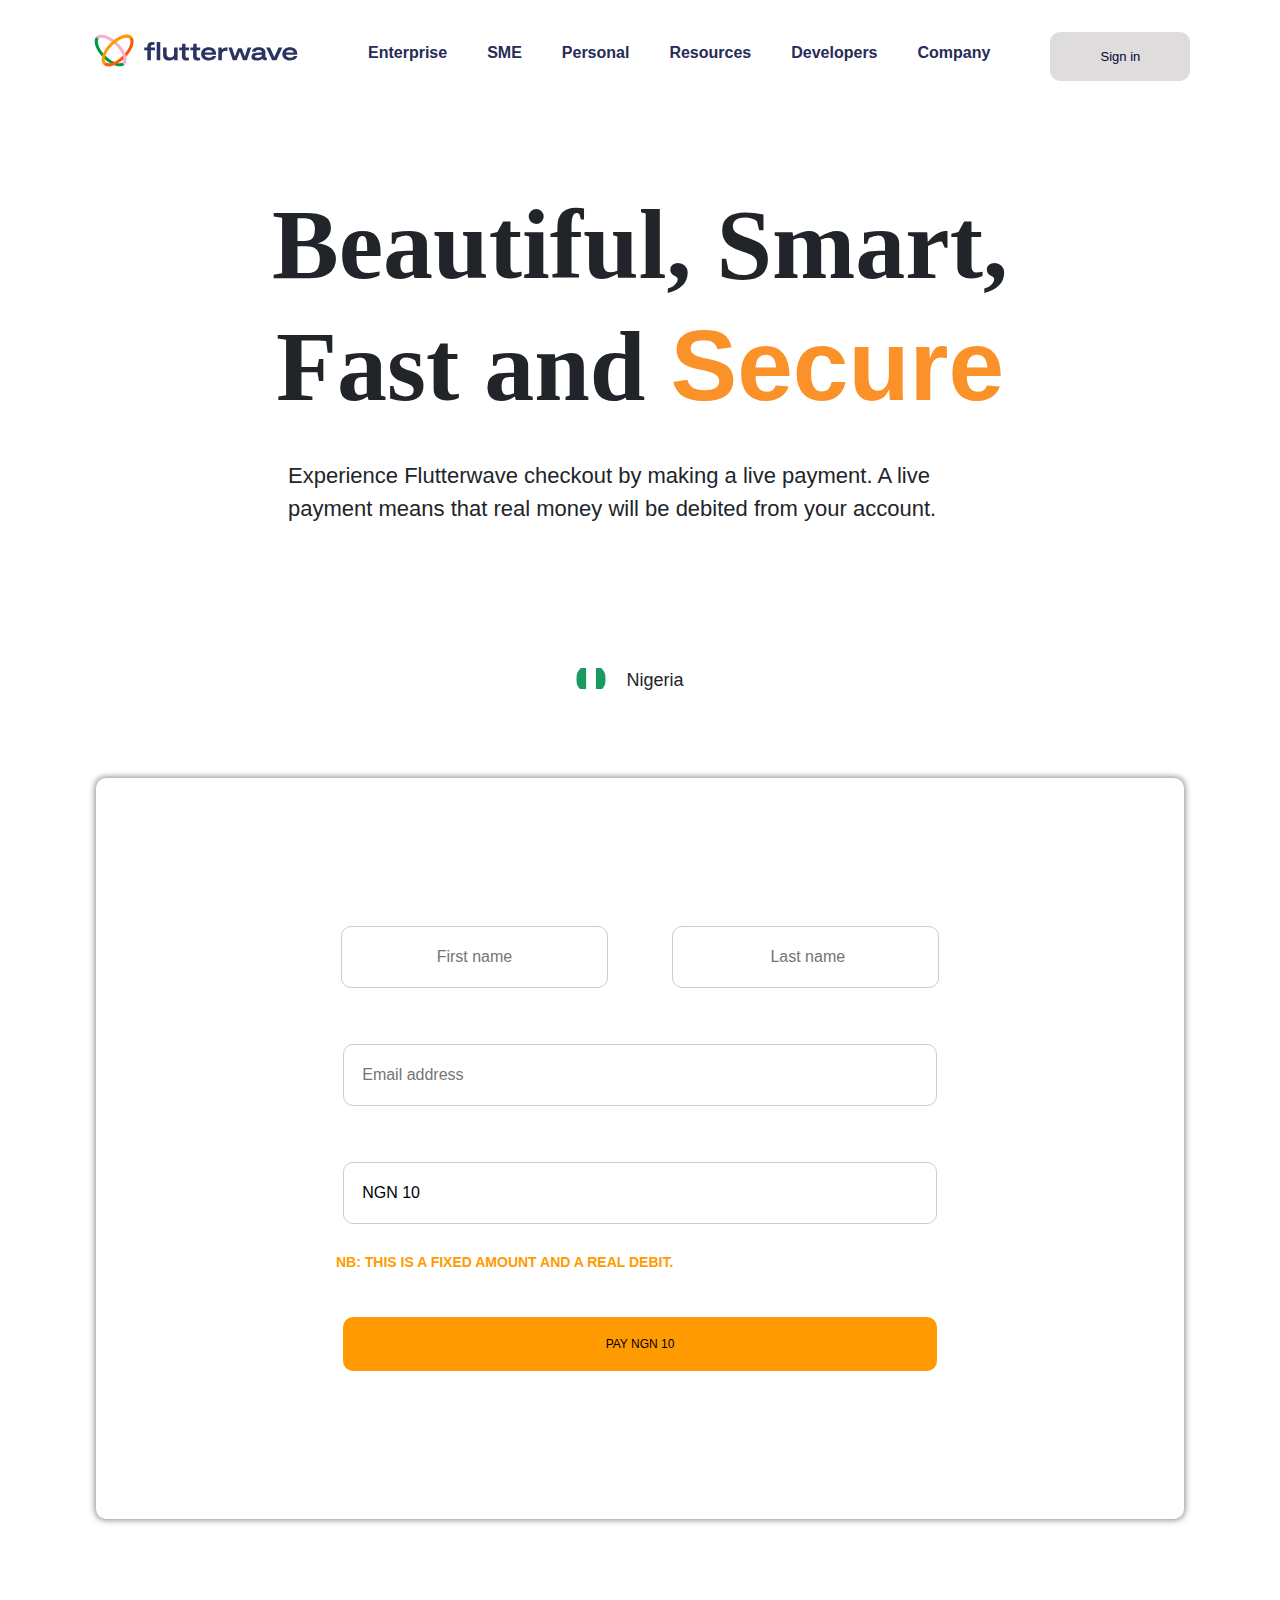
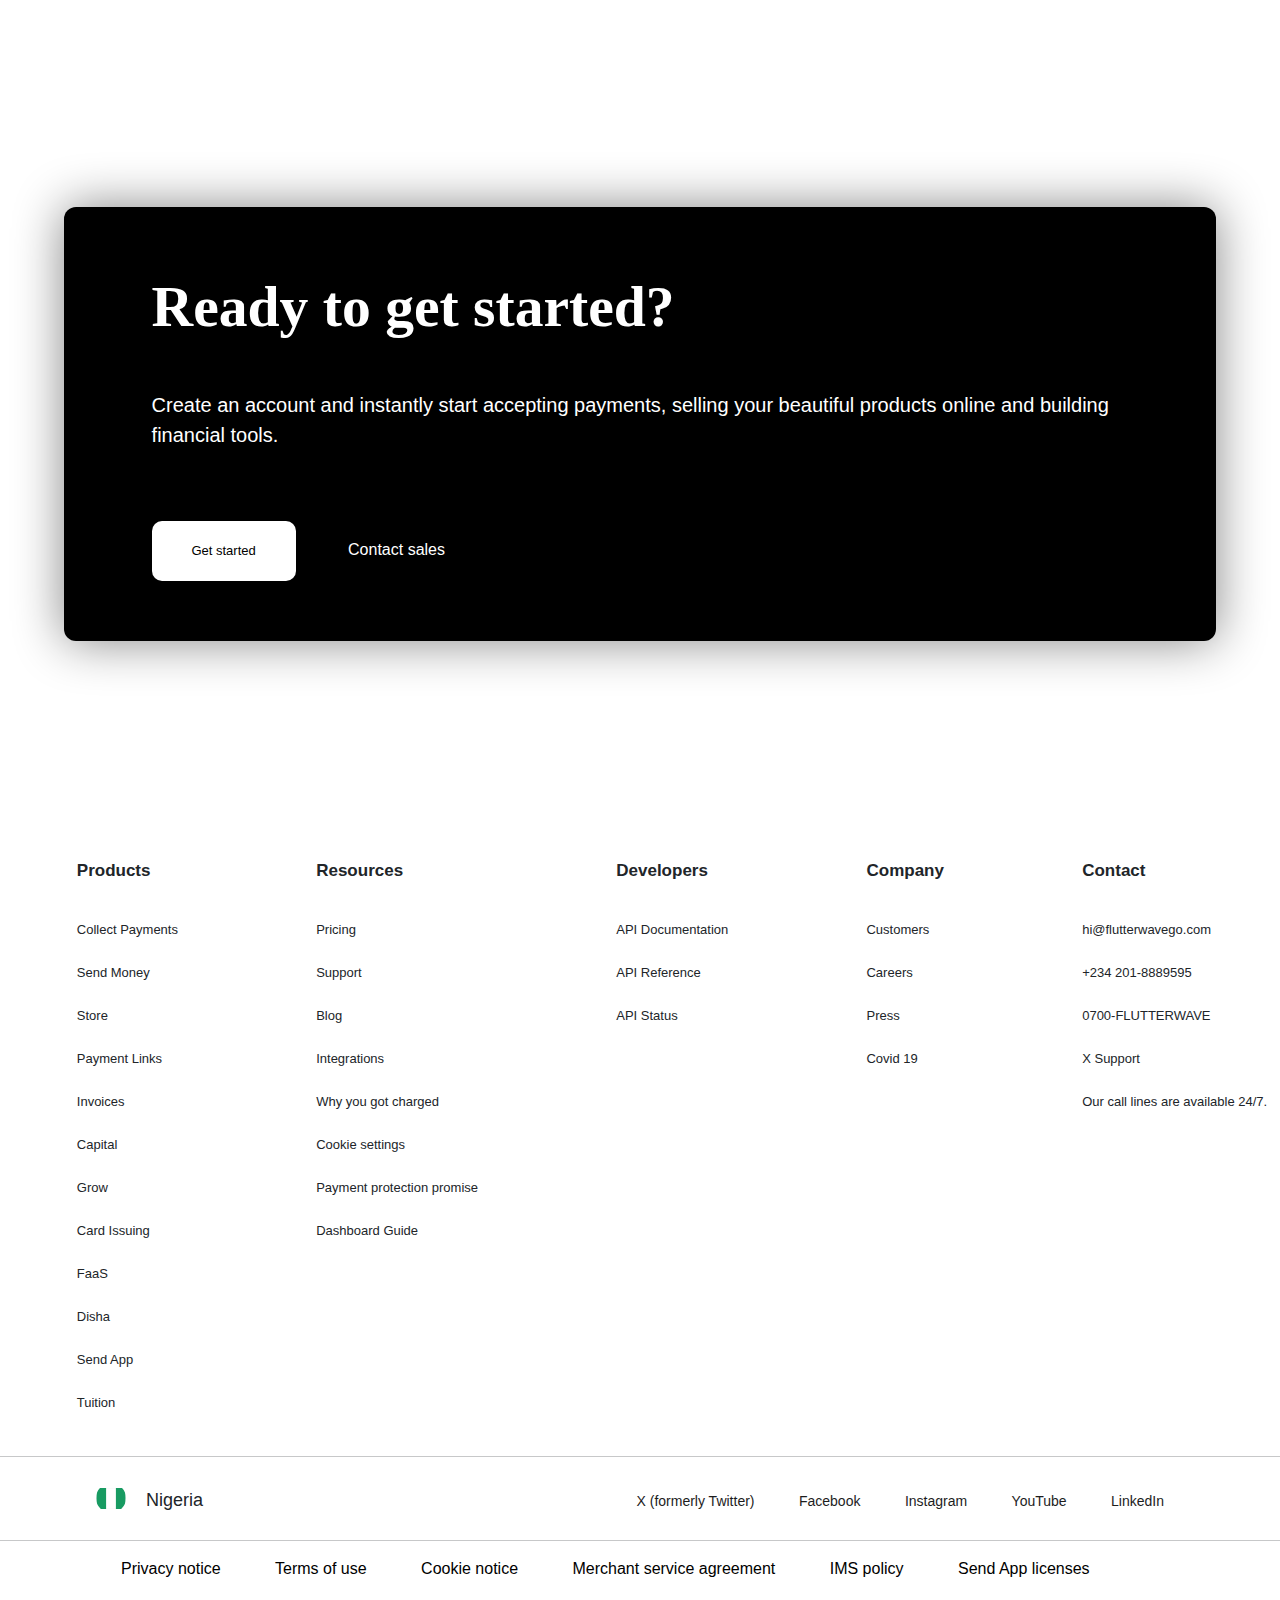
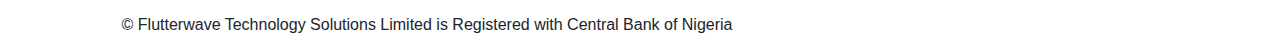
<file: pages/checkout.html>
<!DOCTYPE html>
<html lang="en">
<head>
    <meta charset="UTF-8">
    <meta name="viewport" content="width=device-width, initial-scale=1.0">
    <title>Checkout- Flutterwave</title>
    <link rel="preconnect" href="https://fonts.googleapis.com">
    <link rel="preconnect" href="https://fonts.gstatic.com" crossorigin>
    <link rel="stylesheet" href="https://cdnjs.cloudflare.com/ajax/libs/font-awesome/6.6.0/css/all.min.css" integrity="sha512-Kc323vGBEqzTmouAECnVceyQqyqdsSiqLQISBL29aUW4U/M7pSPA/gEUZQqv1cwx4OnYxTxve5UMg5GT6L4JJg==" crossorigin="anonymous" referrerpolicy="no-referrer" />
    <link href="https://fonts.googleapis.com/css2?family=Archivo:ital,wght@0,100..900;1,100..900&display=swap" rel="stylesheet">
    <link href="https://cdn.jsdelivr.net/npm/bootstrap@5.3.3/dist/css/bootstrap.min.css" rel="stylesheet" integrity="sha384-QWTKZyjpPEjISv5WaRU9OFeRpok6YctnYmDr5pNlyT2bRjXh0JMhjY6hW+ALEwIH" crossorigin="anonymous">
    <link rel="stylesheet" type="text/css" href="../css/checkout.css">
</head>
<body>
    
    <!-- start of header -->
<header>



    
<div class="header">
    <div class="sub-h">
    <div class="navl">
    <div class="logo">
        <img src="../images/download (3).svg" width="100%" height="100%" alt="">
    </div>

    <div class="end hideonmobile">
            <ul>
                <li class="enter">Enterprise
                    <div class="div-l">

                        <div class="super">
                            
                        
                        <div class="first">
                            <h3 class="first-f"><a href="#"></a> Payment solution</h3>

                            <h3 class="first-f show"><a href="#"></a> Grow your business</h3>

                        </div>

                        <div class="second">

                                <div class="navslide ">
                                    <div class="slideimg">
                                        <img src="../images/download (14).svg" width="100%" height="100%"  alt="">
                                    </div>
                                    <div>
                    
                                    <h4> Accept online payments</h4>
                                    <p>Easily receive online payments from around the world in different currencies</p>
                                </div>
                                </div>
                                  
                    
                                
                                <div class="navslide ">
                                    <div class="slideimg">
                                        <img src="../images/download (8).svg" width="100%" height="100%"  alt="">
                                    </div>
                    
                                    <div>
                    
                                    <h4> <a href="pages/money.html" target="_blank">Payout & Transfers</a></h4>
                                    <p>Experience effortless cross-border payouts and transfers in various currencies worldwide.</p>
                                </div>
                                </div>
                    
                    
                    
                            
                                <div class="navslide ">
                                    <div class="slideimg">
                                        <img src="../images/download (4).svg" width="100%" height="100%"  alt="">
                                    </div>
                    
                                    <div>
                    
                                    <h4> Swap</h4>
                                    <p> Swap your Naira for Dollars, Euros and Pounds</p>
                                </div>
                                </div>    
                    
                    
                                
                                <div class="navslide ">
                                    <div class="slideimg">
                                        <img src="../images/download (12).svg" width="100%" height="100%"  alt="">
                                    </div>
                    
                                    <div>
                    
                                    <h4> POS systems</h4>
                                    <p> Point of Sale devices with multiple payment methods to grow your physical business.</p>
                                </div>
                                </div>
                    
                    
                                
                                <div class="navslide ">
                                    <div class="slideimg">
                                        <img src="../images/download (1).svg" width="100%" height="100%" alt="">
                                    </div>
                    
                                    <div>
                    
                                    <h4> Checkout demo</h4>
                                    <p>Experience checkout yourself.</p>
                                </div>
                                </div>
                                </div>
                            </div>
                                </div>


                       
                

                </li>
                <li class="enter">SME


                    <div class="div-K">

                        <div class="super">
                            
                        
                        <div class="first">
                            <h3 class="first-f"><a href="#"></a> Sell to anyone anywhere</h3>

                            <h3 class="first-f show"><a href="#"></a> Grow your business</h3>

                        </div>

                       

                            <div class="secon">

                                <div class="sli">
                                    <div class="navslide ">
                                        <div class="slideimg">
                                            <img src="../images/download (1).svg" width="100%" height="100%"  alt="">
                                        </div>
                                        <div>
                        
                                        <h4> Online checkout</h4>
                                        <p>
                                            Add our checkout to your Shopify, WordPress, WooCommerce, Joomla and PrestaShop stores.</p>
                                    </div>
                                    </div>
                                      
                        
                                    
                                    <div class="navslide ">
                                        <div class="slideimg">
                                            <img src=" ../images/download (11).svg" width="100%" height="100%"  alt="">
                                        </div>
                        
                                        <div>
                        
                                        <h4> Payment Links</h4>
                                        <p>
                                            Accept payments without writing code.
                                            </p>
                                    </div>
                                    </div>
                        
                        
                        
                                    <div class="navslide ">
                                        <div class="slideimg">
                                            <img src="../images/download (12).svg" width="100%" height="100%"  alt="">
                                        </div>
                        
                                        <div>
                        
                                        <h4> POS systems</h4>
                                        <p> Point of Sale devices with multiple payment methods to grow your physical business.</p>
                                    </div>
                                    </div>
                        
                        
                                    <div class="navslide ">
                                        <div class="slideimg">
                                            <img src="../images/download (10).svg" width="100%" height="100%"  alt="">
                                        </div>
                        
                                        <div>
                        
                                        <h4> Build your online store</h4>
                                        <p> Create a free online store that helps you find customers, and accept payments globally.</p>
                                    </div>
                                    </div>

                                    </div>

                                <div class="sli">
                                    <div class="navslide ">
                                        <div class="slideimg">
                                            <img src=" ../images/download (4).svg" width="100%" height="100%"  alt="">
                                        </div>
                        
                                        <div>
                        
                                        <h4> Swap</h4>
                                        <p> Swap your Naira for Dollars, Euros and Pounds</p>
                                    </div>
                                    </div>    
                        
                        
                                    
                                   
                        
                        
                                    
                                    <div class="navslide ">
                                        <div class="slideimg">
                                            <img src="../images/download (9).svg" width="100%" height="100%" alt="">
                                        </div>
                        
                                        <div>
                        
                                        <h4> Invoices</h4>
                                        <p>
                                            Create and issue professional invoices for global payments.
                                           </p>
                                    </div>
                                    </div>
                        
                        
                                    <div class="navslide ">
                                        <div class="slideimg">
                                            <img src="../images/download (7).svg" width="100%" height="100%" alt="">
                                        </div>
                        
                                        <div>
                        
                                        <h4>Disha for creators</h4>
                                        <p>Effortlessly create a free single-page website, sell products globally, no coding required.
                        
                                           </p>
                                    </div>
                                    </div>
                        
                        
                                    <div class="navslide ">
                                        <div class="slideimg">
                                            <img src="../images/download (6).svg" width="120%" height="120%" alt="">
                                        </div>
                        
                                        <div>
                        
                                        <h4> Afritickets</h4>
                                        <p>
                                            Experience the integrated offering of lifestyle, business, event, and travel management services.
                                            Download the mobile app
                                           </p>
                                    </div>
                                    </div>

                                    </div>



                            </div>
                                </div>
                                </div>
                </li>
                <li class="enter">Personal

                    
                    <div class="div-j">

                        <div class="super">
                   

                        <div class="seco">


                            <div class="navslide ">
                                <div class="slideimg">
                                    <img src=" ../images/download (4).svg" width="100%" height="100%"  alt="">
                                </div>
                
                                <div>
                
                                <h4> Swap</h4>
                                <p> Swap your Naira for Dollars, Euros and Pounds</p>
                            </div>
                            </div>    
                
                
                
                            <div class="navslide ">
                                <div class="slideimg">
                                    <img src=" ../images/download (8).svg" width="100%" height="100%"  alt="">
                                </div>
                                <div>
                
                                <h4> Send App</h4>
                                <p>Safely, quickly and conveniently send money to the people who matter most to you.</p>
                            </div>
                            </div>
                              
                
                            
                            <div class="navslide ">
                                <div class="slideimg">
                                    <img src=" ../images/download (10).svg" width="100%" height="100%"  alt="">
                                </div>
                
                                <div>
                
                                <h4> Market</h4>
                                <p>
                                    Discover, shop and get your items delivered to you from your favourite online businesses.</p>
                            </div>
                            </div>
                
                
                
                            <div class="navslide ">
                                <div class="slideimg">
                                    <img src="../images/download (6).svg" width="100%" height="100%"  alt="">
                                </div>
                
                                <div>
                
                                <h4> Buy event tickets</h4>
                                <p> 
                                    Conveniently find events you love and buy your tickets.</p>
                            </div>
                            </div>
                
                
                            <div class="navslide ">
                                <div class="slideimg">
                                    <img src="../images/download (5).svg" width="100%" height="100%"  alt="">
                                </div>
                
                                <div>
                
                                <h4>  Tuition</h4>
                                <p> Quick and easy tuition fee payments to African and international schools.</p>
                            </div>
                            </div>



                        </div></div></div>
                    
                </li>
                <li class="enter">Resources

                    <div class="div-p">

            


                            
   <ul id="list">
    <li><a href="pages/pricing.html" target="_blank">Pricing</a>  </li>
    <li><a href="#"></a> Blog</li>
    <li><a href="#"></a> Customer case studies </li>
    <li><a href="#"></a> Integrations</li>
   </ul>
                            </div>
                </li>
                <li class="enter">Developers
                    
                    <div class="div-p"> 

                        <ul id="list">
                            <li><a href="#"></a> API documentation</li>
                            <li><a href="#"></a> API reference</li>
                            <li><a href="#"></a> API status </li>
                            </ul>


                    </div></li>
                <li class="enter">Company

                    <div class="div-p"> 
                        <ul id="list">
                            <li><a href="#"></a> Careers</li>
                            <li><a href="#"></a> Press</li>
                            </ul>
                    </div>
                </li>
            </ul>

        
            
            <div class="nave">

            <button id="navs"> Sign in</button>
        </div></div>
            <div class="nav-l" onclick=showSidebar()>
                <img src="../images/navbar.svg" width="100%" height="100%" alt="">
            </div>
        
        
   


    </div></div>
    </div>



    <!-- MOBILE -->
        <div class="sidebar">
            <div class="fl ">
            <div class="logo">

                <img src="../images/download (3).svg" width="100%" height="100%" alt="">
            </div>
            <div class="navx" onclick=hideSidebar()>
            <img src="../images/nav x.svg" width="100%" height="100%" alt="">
  
        </div>

    </div>

        <div class="navbar">
            <div class="bar">
           
            <p> ENTERPRIZE</p>

            <select class="form-select mb-4" >
               
                <option value="1">Payment solutions</option>
                <option value="2">Grow your business</option>
              </select>

            <div class="navslide ">
                <div class="slideimg">
                    <img src=" ../images/download (14).svg" width="100%" height="100%"  alt="">
                </div>
                <div>

                <h4> Accept online payments</h4>
                <p>Easily receive online payments from around the world in different currencies</p>
            </div>
            </div>
              

            
            <div class="navslide ">
                <div class="slideimg">
                    <img src=" ../images/download (8).svg" width="100%" height="100%"  alt="">
                </div>

                <div>

                <h4><a href="pages/money.html" target="_blank"> Payout & Transfers</a> </h4>
                <p>Experience effortless cross-border payouts and transfers in various currencies worldwide.</p>
            </div>
            </div>



        
            <div class="navslide ">
                <div class="slideimg">
                    <img src=" ../images/download (4).svg" width="100%" height="100%"  alt="">
                </div>

                <div>

                <h4> Swap</h4>
                <p> Swap your Naira for Dollars, Euros and Pounds</p>
            </div>
            </div>    


            
            <div class="navslide ">
                <div class="slideimg">
                    <img src="../images/download (12).svg" width="100%" height="100%"  alt="">
                </div>

                <div>

                <h4> POS systems</h4>
                <p> Point of Sale devices with multiple payment methods to grow your physical business.</p>
            </div>
            </div>


            
            <div class="navslide ">
                <div class="slideimg">
                    <img src="../images/download (1).svg" width="100%" height="100%" alt="">
                </div>

                <div>

                <h4> Checkout demo</h4>
                <p>Experience checkout yourself.</p>
            </div>
            </div>

        </div>
        
        <hr id="hh">




        <div class="bar">
           
            <p id="head"> SME</p>

            <select class="form-select mb-4" >
               
                <option value="1">Sell to anyone anywhere</option>
                <option value="2">Grow your business</option>
              </select>

            <div class="navslide ">
                <div class="slideimg">
                    <img src=" ../images/download (1).svg" width="100%" height="100%"  alt="">
                </div>
                <div>

                <h4> Online checkout</h4>
                <p>
                    Add our checkout to your Shopify, WordPress, WooCommerce, Joomla and PrestaShop stores.</p>
            </div>
            </div>
              

            
            <div class="navslide ">
                <div class="slideimg">
                    <img src=" ../images/download (11).svg" width="100%" height="100%"  alt="">
                </div>

                <div>

                <h4> Payment Links</h4>
                <p>
                    Accept payments without writing code.
                    </p>
            </div>
            </div>



            <div class="navslide ">
                <div class="slideimg">
                    <img src="../images/download (12).svg" width="100%" height="100%"  alt="">
                </div>

                <div>

                <h4> POS systems</h4>
                <p> Point of Sale devices with multiple payment methods to grow your physical business.</p>
            </div>
            </div>


            <div class="navslide ">
                <div class="slideimg">
                    <img src="../images/download (10).svg" width="100%" height="100%"  alt="">
                </div>

                <div>

                <h4> Build your online store</h4>
                <p> Create a free online store that helps you find customers, and accept payments globally.</p>
            </div>
            </div>



        
            <div class="navslide ">
                <div class="slideimg">
                    <img src=" ../images/download (4).svg" width="100%" height="100%"  alt="">
                </div>

                <div>

                <h4> Swap</h4>
                <p> Swap your Naira for Dollars, Euros and Pounds</p>
            </div>
            </div>    


            
           


            
            <div class="navslide ">
                <div class="slideimg">
                    <img src="../images/download (9).svg" width="100%" height="100%" alt="">
                </div>

                <div>

                <h4> Invoices</h4>
                <p>
                    Create and issue professional invoices for global payments.
                   </p>
            </div>
            </div>


            <div class="navslide ">
                <div class="slideimg">
                    <img src="../images/download (7).svg" width="100%" height="100%" alt="">
                </div>

                <div>

                <h4>Disha for creators</h4>
                <p>Effortlessly create a free single-page website, sell products globally, no coding required.

                   </p>
            </div>
            </div>


            <div class="navslide ">
                <div class="slideimg">
                    <img src="../images/download (6).svg" width="120%" height="120%" alt="">
                </div>

                <div>

                <h4> Afritickets</h4>
                <p>
                    Experience the integrated offering of lifestyle, business, event, and travel management services.
                    Download the mobile app
                   </p>
            </div>
            </div>

            <button> Download the mobile app</button>

        </div>
        
        <hr id="hhh">




        <div class="bar">
           
            <p> PERSONAL</p>



            <div class="navslide ">
                <div class="slideimg">
                    <img src=" ../images/download (4).svg" width="100%" height="100%"  alt="">
                </div>

                <div>

                <h4> Swap</h4>
                <p> Swap your Naira for Dollars, Euros and Pounds</p>
            </div>
            </div>    



            <div class="navslide ">
                <div class="slideimg">
                    <img src=" ../images/download (8).svg" width="100%" height="100%"  alt="">
                </div>
                <div>

                <h4> Send App</h4>
                <p>Safely, quickly and conveniently send money to the people who matter most to you.</p>
            </div>
            </div>
              

            
            <div class="navslide ">
                <div class="slideimg">
                    <img src=" ../images/download (10).svg" width="100%" height="100%"  alt="">
                </div>

                <div>

                <h4> Market</h4>
                <p>
                    Discover, shop and get your items delivered to you from your favourite online businesses.</p>
            </div>
            </div>



            <div class="navslide ">
                <div class="slideimg">
                    <img src="../images/download (6).svg" width="100%" height="100%"  alt="">
                </div>

                <div>

                <h4> Buy event tickets</h4>
                <p> 
                    Conveniently find events you love and buy your tickets.</p>
            </div>
            </div>


            <div class="navslide ">
                <div class="slideimg">
                    <img src="../images/download (5).svg" width="100%" height="100%"  alt="">
                </div>

                <div>

                <h4>  Tuition</h4>
                <p> Quick and easy tuition fee payments to African and international schools.</p>
            </div>
            </div>

            <button> Download the mobile app</button>

        </div>
        
        <hr id="hhh">


        <p id="hd"> RESOURCES</p>

   <ul id="list">
    <li><a href="pages/pricing.html" target="_blank" >Pricing</a>  </li>
    <li><a href="#"></a> Blog</li>
    <li><a href="#"></a> Customer case studies </li>
    <li><a href="#"></a> Integrations</li>`
   </ul>



   
   <hr id="hhh">


   <p id="hd"> DEVELOPERS</p>

<ul id="list">
<li><a href="#"></a> API documentation</li>
<li><a href="#"></a> API reference</li>
<li><a href="#"></a> API status </li>
</ul>

<hr id="hhh">


<p id="hd">COMPANY</p>

<ul id="list">
<li><a href="#"></a> Careers</li>
<li><a href="#"></a> Press</li>
</ul>

<hr id="hhh">

<button> Sign in</button>
    </div>
</div>
</div>


<!-- header large screen -->


</header>


<!-- end of header -->


<!-- create -->
 <div class="create">
    <div class="creat">
        <div class="create-txt">
        <h1> Beautiful, Smart, Fast and <span>Secure</span></h1>
        <p> Experience Flutterwave checkout by making a live payment. A live payment means that real money will be debited from your account.</p>
    </div>
        
    </div>

    
    <div class="countri"> <div class="nana">
        <div class="opa"></div> <p> Nigeria  </p> <i class="fa-solid fa-chevron-down"></i></div>
        <div class="hiding">
        <div class="naton">
            <div class="i"> <img src="../images/cm.svg" height="100%" width="100%" alt="">Cameroon</div>
            <div class="i"> <img src="../images/ci.svg" height="100%" width="100%" alt="">Ivory </div>
            <div class="i"> <img src="../images/eg.svg" height="100%" width="100%" alt="">Egypt</div>
            <div class="i"> <img src="../images/eu.svg" height="100%" width="100%" alt=""> Rest of Europe</div>
            <div class="i"> <img src="../images/gb.svg" height="100%" width="100%" alt="">United Kingdom</div>
            <div class="i"> <img src="../images/gh.svg" height="100%" width="100%" alt="">Ghana</div>
            <div class="i"> <img src="../images/ke.svg" height="100%" width="100%" alt="">Kenya</div>
            <div class="i"> <img src="../images/mu.svg" height="100%" width="100%" alt="">Mauritius</div>
            <div class="i"> <img src="../images/mw.svg" height="100%" width="100%" alt="">Malawi</div>
            <div class="i"> <img src="../images/ng.svg" height="100%" width="100%" alt="">Nigeria</div>
            <div class="i"> <img src="../images/rw.svg" height="100%" width="100%" alt="">Rwanda</div>
            <div class="i"> <img src="../images/sn.svg" height="100%" width="100%" alt="">Senegal</div>
            <div class="i"> <img src="../images/tz.svg" height="100%" width="100%" alt="">Tanzania`</div>
            <div class="i"> <img src="../images/ug.svg" height="100%" width="100%" alt=""> Uganda</div>
            <div class="i"> <img src="../images/za.svg" height="100%" width="100%" alt=""> South Africa</div>
            <div class="i"> <img src="../images/us.svg" height="100%" width="100%" alt="">United States</div>
        </div></div>
    </div>
 </div>



 <!-- form -->
<div class="forms">
    <div class="form">
        <form action="">
            <div class="name">
               <input type="text" placeholder="First name">
               <input type="text" placeholder=" Last name">
            </div>
            <input type="email" name="" id=""placeholder="Email address">

            <input type="email" name="" id="" value="NGN 10">

            <p>NB: THIS IS A FIXED AMOUNT AND A REAL DEBIT.</p>

            <input type="submit" value="PAY NGN 10">
        </form>
    </div>
</div>

<!-- ready -->

<div class="ready">
    <div class="rstart">
        <div class="r-text">
            <h1>Ready to get started?</h1>
            <p>Create an account and instantly start accepting payments, selling your beautiful products online and building financial tools.</p>
            <div class="r-l">
                <button>Get started
                </button>

                <a href="">Contact sales <i class="fa-solid fa-chevron-right"></i></a>
            </div>
        </div>
    </div>
</div>


<!-- footer -->
<div class="footer">
    <div class="foot">
        <ul>
            <li> <p>Products</p>
                <ul>
                    <li>Collect Payments</li>
                    <li>Send Money</li>
                    <li>Store</li>
                    <li>Payment Links</li>
                    <li>Invoices</li>
                    <li>Capital</li>
                    <li>Grow</li>
                    <li>Card Issuing</li>
                    <li>FaaS</li>
                    <li>Disha</li>
                    <li>Send App</li>
                    <li>Tuition</li>
                </ul>

            </li>
        </ul>

        <ul>
            <li > <p>Resources</p>
                <ul>         
                    <li>Pricing</li>
                    <li>Support</li>
                    <li>Blog</li>
                    <li>Integrations</li>
                    <li>Why you got charged</li>
                    <li>Cookie settings</li>
                    <li>Payment protection promise</li>
                    <li>Dashboard Guide</li>
                </ul>    </li>
        </ul>

        <ul>
            <li>
               <p>Developers </p>              
                <ul>
                    <li>API Documentation</li>
                    <li>API Reference</li>
                    <li>API Status</li>
                </ul>
            </li>
        </ul>

        <ul>
            <li>  <p>Company</p>
                  <ul>
                <li>Customers</li>
                <li>Careers</li>
                <li>Press</li>
                <li>Covid 19</li>
            </ul> </li>
        </ul>
        <ul>
            <li> <p> Contact</p>
                <ul>
                    <li>hi@flutterwavego.com</li>
                    <li>+234 201-8889595</li>
                    <li>0700-FLUTTERWAVE</li>
                    <li>X Support</li>
                    <li>Our call lines are available 24/7.</li>
                </ul>
            </li>
        </ul>
    </div>


    <hr id="foot">

    <div class="nation-side">
        <div class="country"> 
            <div class="na">
            <div class="ops"></div> <p> Nigeria  </p> <i class="fa-solid fa-chevron-down"></i></div>
            <div class="hides">
            <div class="nations">
                <div class="i"> <img src="../images/cm.svg" height="100%" width="100%" alt="">Cameroon</div>
                <div class="i"> <img src="../images/ci.svg" height="100%" width="100%" alt="">Ivory </div>
                <div class="i"> <img src="../images/eg.svg" height="100%" width="100%" alt="">Egypt</div>
                <div class="i"> <img src="../images/eu.svg" height="100%" width="100%" alt=""> Rest of Europe</div>
                <div class="i"> <img src="../images/gb.svg" height="100%" width="100%" alt="">United Kingdom</div>
                <div class="i"> <img src="../images/gh.svg" height="100%" width="100%" alt="">Ghana</div>
                <div class="i"> <img src="../images/ke.svg" height="100%" width="100%" alt="">Kenya</div>
                <div class="i"> <img src="../images/mu.svg" height="100%" width="100%" alt="">Mauritius</div>
                <div class="i"> <img src="../images/mw.svg" height="100%" width="100%" alt="">Malawi</div>
                <div class="i"> <img src="../images/ng.svg" height="100%" width="100%" alt="">Nigeria</div>
                <div class="i"> <img src="../images/rw.svg" height="100%" width="100%" alt="">Rwanda</div>
                <div class="i"> <img src="../images/sn.svg" height="100%" width="100%" alt="">Senegal</div>
                <div class="i"> <img src="../images/tz.svg" height="100%" width="100%" alt="">Tanzania`</div>
                <div class="i"> <img src="../images/ug.svg" height="100%" width="100%" alt=""> Uganda</div>
                <div class="i"> <img src="../images/za.svg" height="100%" width="100%" alt=""> South Africa</div>
                <div class="i"> <img src="../images/us.svg" height="100%" width="100%" alt="">United States</div>
            </div></div>
        </div>

<div class="country-side">
    <a href="">X (formerly Twitter)</a>
    <a href="">Facebook</a>
    <a href="">Instagram</a>
    <a href="">YouTube</a>
    <a href="">LinkedIn</a>
</div>
</div>

<hr id="foo">
<div class="footer-last">
    <a href="">Privacy notice </a>
    <a href="">Terms of use</a>
    <a href="">Cookie notice</a>
    <a href="">Merchant service agreement</a>
    <a href="">IMS policy</a>
    <a href="">Send App licenses</a>
</div>

<div class="footer-la">
    <p>© Flutterwave Technology Solutions Limited is Registered with Central Bank of Nigeria</p>
</div>




</div>
<script src="https://cdn.jsdelivr.net/npm/bootstrap@5.3.3/dist/js/bootstrap.bundle.min.js" integrity="sha384-YvpcrYf0tY3lHB60NNkmXc5s9fDVZLESaAA55NDzOxhy9GkcIdslK1eN7N6jIeHz" crossorigin="anonymous">
</script>
<script>
function showSidebar(){
    const sidebar = document.querySelector('.sidebar')
    sidebar.style.display = 'flex'
}

function hideSidebar(){
    const sidebar = document.querySelector('.sidebar')
    sidebar.style.display = 'none'
}
</script>
</body>
</html>
</file>
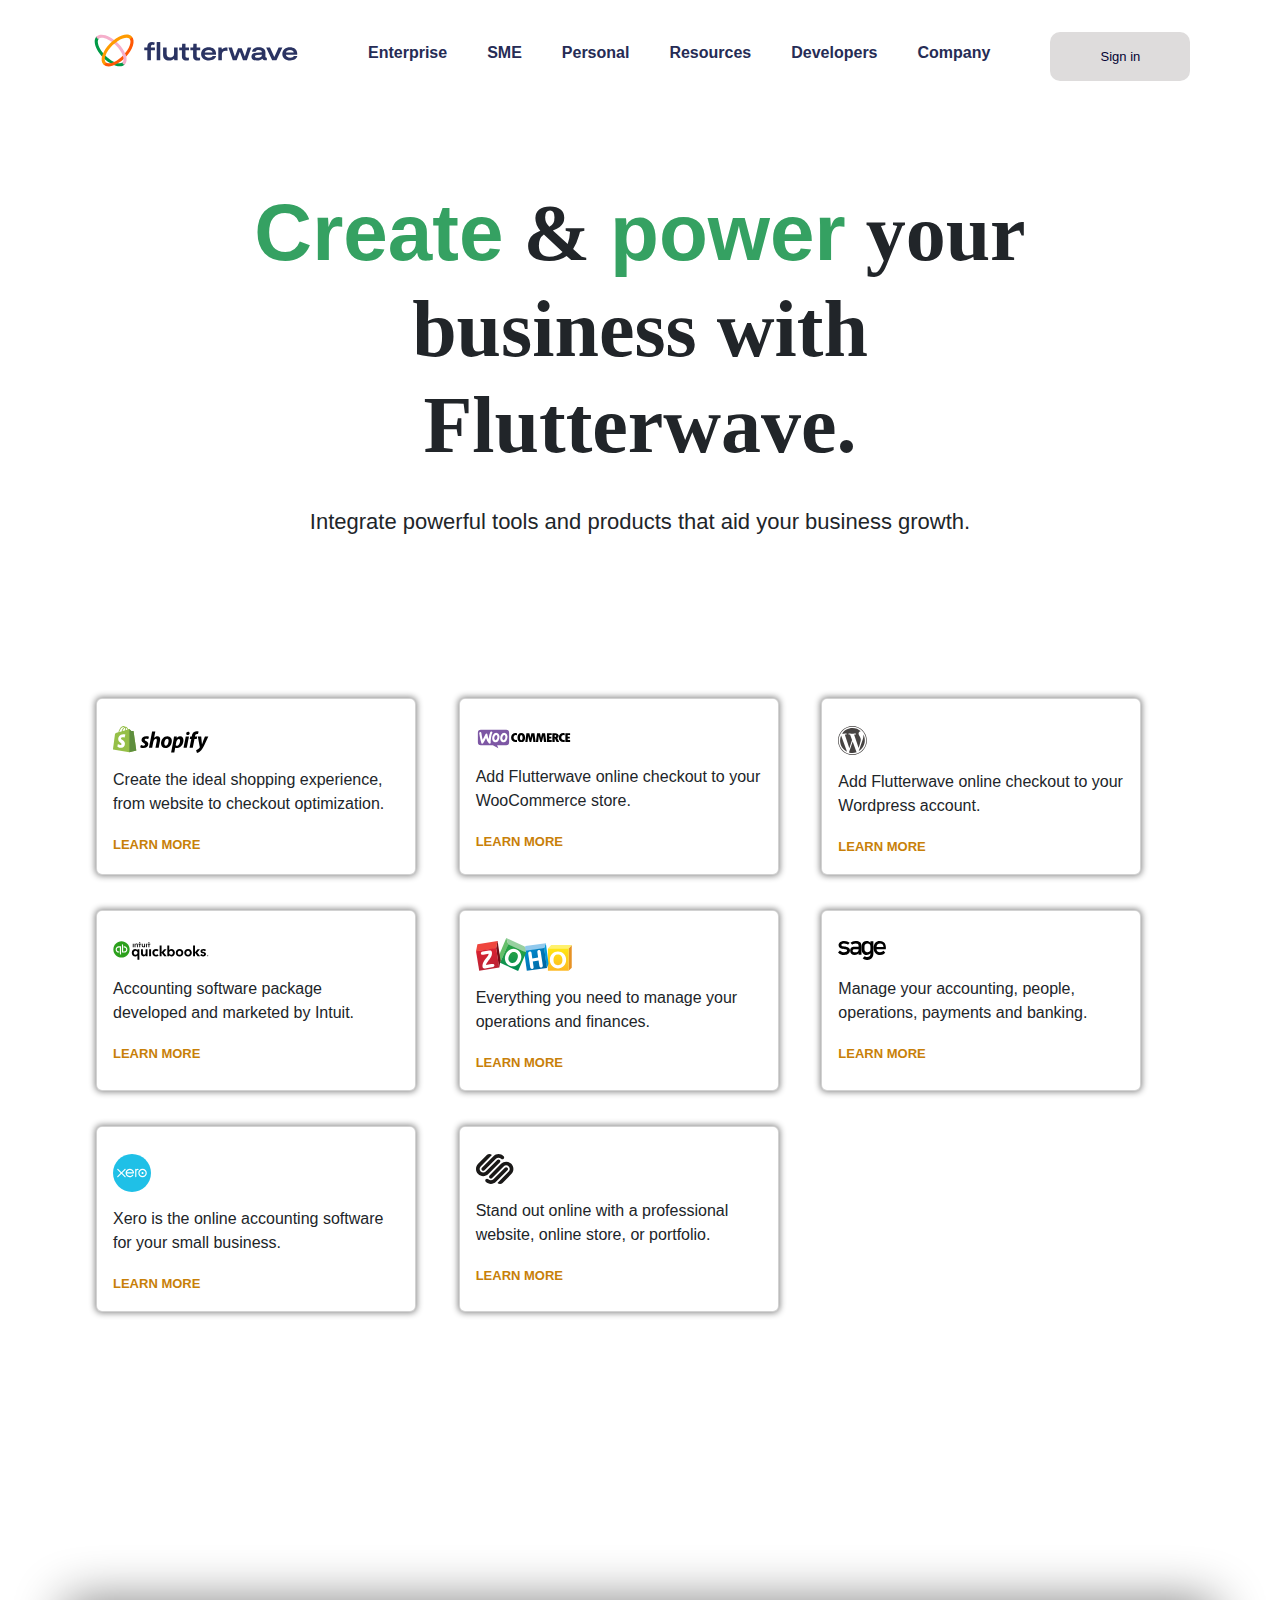
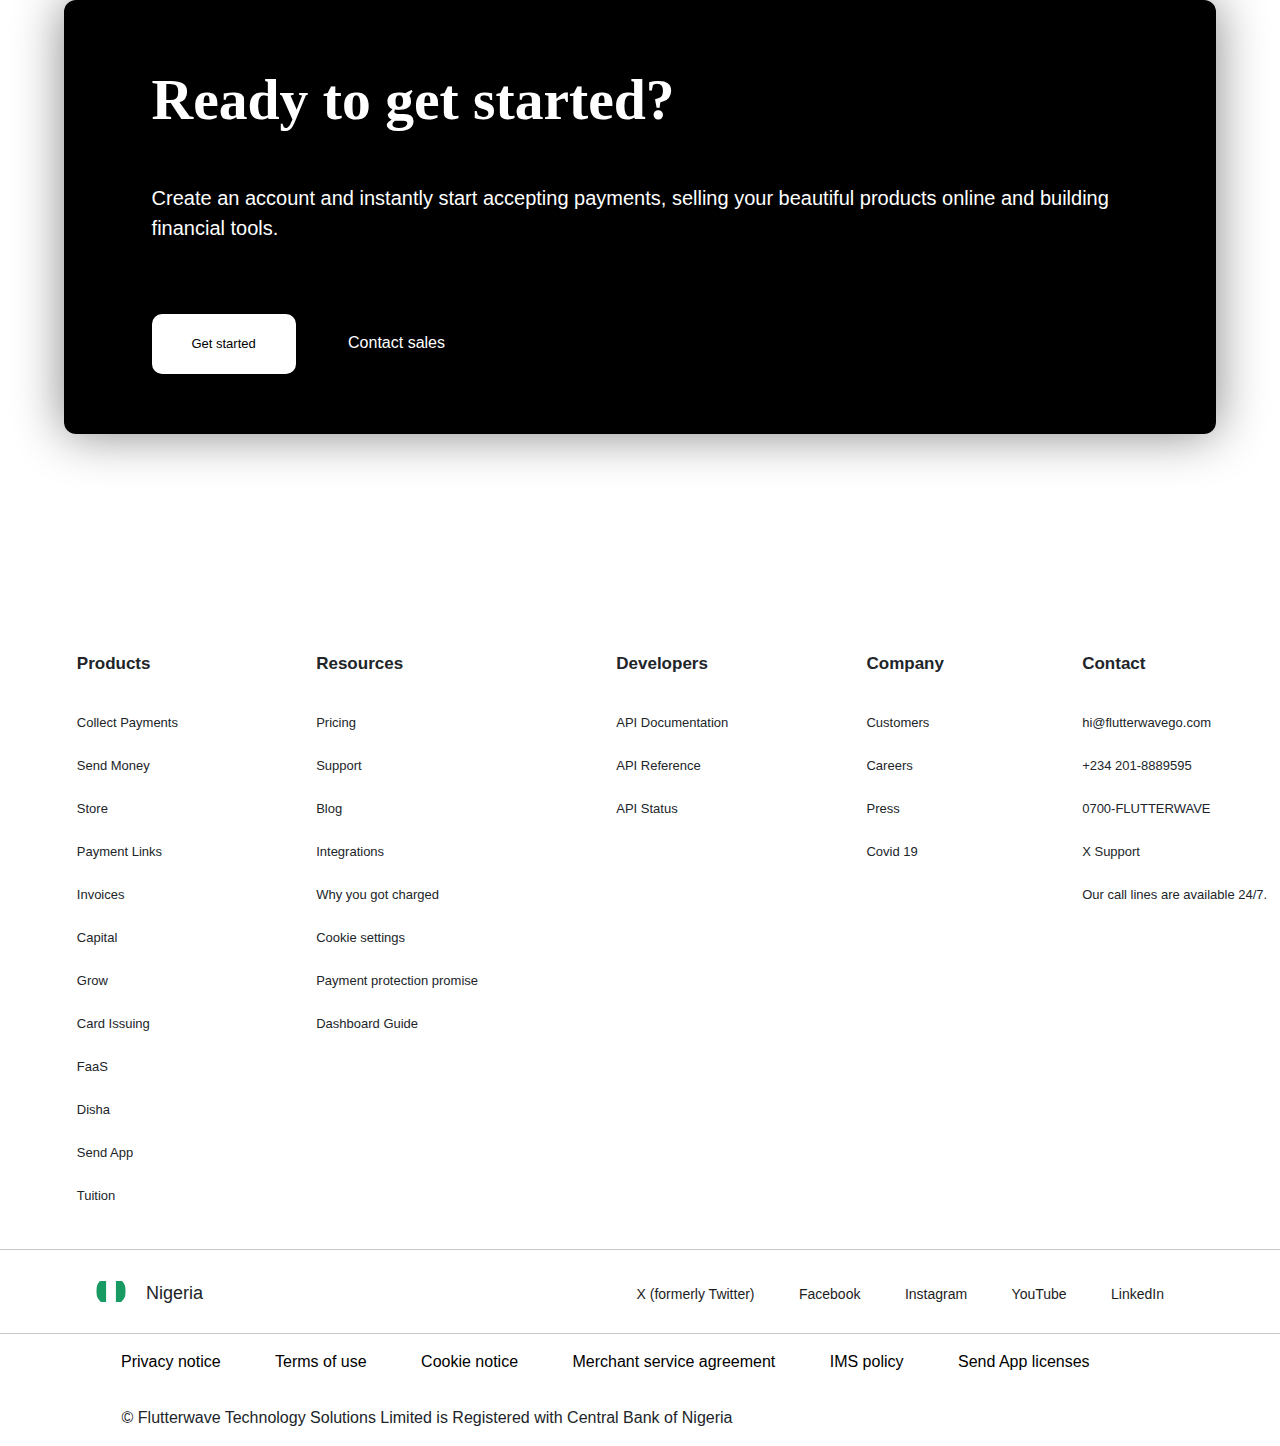
<file: pages/integration.html>
<!DOCTYPE html>
<html lang="en">
<head>
    <meta charset="UTF-8">
    <meta name="viewport" content="width=device-width, initial-scale=1.0">
    <title>Integrate Powerful Tools with Flutterwave</title>
    <link rel="preconnect" href="https://fonts.googleapis.com">
    <link rel="preconnect" href="https://fonts.gstatic.com" crossorigin>
    <link rel="stylesheet" href="https://cdnjs.cloudflare.com/ajax/libs/font-awesome/6.6.0/css/all.min.css" integrity="sha512-Kc323vGBEqzTmouAECnVceyQqyqdsSiqLQISBL29aUW4U/M7pSPA/gEUZQqv1cwx4OnYxTxve5UMg5GT6L4JJg==" crossorigin="anonymous" referrerpolicy="no-referrer" />
    <link href="https://fonts.googleapis.com/css2?family=Archivo:ital,wght@0,100..900;1,100..900&display=swap" rel="stylesheet">
    <link href="https://cdn.jsdelivr.net/npm/bootstrap@5.3.3/dist/css/bootstrap.min.css" rel="stylesheet" integrity="sha384-QWTKZyjpPEjISv5WaRU9OFeRpok6YctnYmDr5pNlyT2bRjXh0JMhjY6hW+ALEwIH" crossorigin="anonymous">
    <link rel="stylesheet" type="text/css" href="../css/integration.css">
</head>
<body>
    
    <!-- start of header -->
<header>



    
<div class="header">
    <div class="sub-h">
    <div class="navl">
    <div class="logo">
        <img src="../images/download (3).svg" width="100%" height="100%" alt="">
    </div>

    <div class="end hideonmobile">
            <ul>
                <li class="enter">Enterprise
                    <div class="div-l">

                        <div class="super">
                            
                        
                        <div class="first">
                            <h3 class="first-f"><a href="#"></a> Payment solution</h3>

                            <h3 class="first-f show"><a href="#"></a> Grow your business</h3>

                        </div>

                        <div class="second">

                                <div class="navslide ">
                                    <div class="slideimg">
                                        <img src="../images/download (14).svg" width="100%" height="100%"  alt="">
                                    </div>
                                    <div>
                    
                                    <h4> Accept online payments</h4>
                                    <p>Easily receive online payments from around the world in different currencies</p>
                                </div>
                                </div>
                                  
                    
                                
                                <div class="navslide ">
                                    <div class="slideimg">
                                        <img src="../images/download (8).svg" width="100%" height="100%"  alt="">
                                    </div>
                    
                                    <div>
                    
                                    <h4> <a href="pages/money.html" target="_blank">Payout & Transfers</a></h4>
                                    <p>Experience effortless cross-border payouts and transfers in various currencies worldwide.</p>
                                </div>
                                </div>
                    
                    
                    
                            
                                <div class="navslide ">
                                    <div class="slideimg">
                                        <img src="../images/download (4).svg" width="100%" height="100%"  alt="">
                                    </div>
                    
                                    <div>
                    
                                    <h4> Swap</h4>
                                    <p> Swap your Naira for Dollars, Euros and Pounds</p>
                                </div>
                                </div>    
                    
                    
                                
                                <div class="navslide ">
                                    <div class="slideimg">
                                        <img src="../images/download (12).svg" width="100%" height="100%"  alt="">
                                    </div>
                    
                                    <div>
                    
                                    <h4> POS systems</h4>
                                    <p> Point of Sale devices with multiple payment methods to grow your physical business.</p>
                                </div>
                                </div>
                    
                    
                                
                                <div class="navslide ">
                                    <div class="slideimg">
                                        <img src="../images/download (1).svg" width="100%" height="100%" alt="">
                                    </div>
                    
                                    <div>
                    
                                    <h4> Checkout demo</h4>
                                    <p>Experience checkout yourself.</p>
                                </div>
                                </div>
                                </div>
                            </div>
                                </div>


                       
                

                </li>
                <li class="enter">SME


                    <div class="div-K">

                        <div class="super">
                            
                        
                        <div class="first">
                            <h3 class="first-f"><a href="#"></a> Sell to anyone anywhere</h3>

                            <h3 class="first-f show"><a href="#"></a> Grow your business</h3>

                        </div>

                       

                            <div class="secon">

                                <div class="sli">
                                    <div class="navslide ">
                                        <div class="slideimg">
                                            <img src="../images/download (1).svg" width="100%" height="100%"  alt="">
                                        </div>
                                        <div>
                        
                                        <h4> Online checkout</h4>
                                        <p>
                                            Add our checkout to your Shopify, WordPress, WooCommerce, Joomla and PrestaShop stores.</p>
                                    </div>
                                    </div>
                                      
                        
                                    
                                    <div class="navslide ">
                                        <div class="slideimg">
                                            <img src=" ../images/download (11).svg" width="100%" height="100%"  alt="">
                                        </div>
                        
                                        <div>
                        
                                        <h4> Payment Links</h4>
                                        <p>
                                            Accept payments without writing code.
                                            </p>
                                    </div>
                                    </div>
                        
                        
                        
                                    <div class="navslide ">
                                        <div class="slideimg">
                                            <img src="../images/download (12).svg" width="100%" height="100%"  alt="">
                                        </div>
                        
                                        <div>
                        
                                        <h4> POS systems</h4>
                                        <p> Point of Sale devices with multiple payment methods to grow your physical business.</p>
                                    </div>
                                    </div>
                        
                        
                                    <div class="navslide ">
                                        <div class="slideimg">
                                            <img src="../images/download (10).svg" width="100%" height="100%"  alt="">
                                        </div>
                        
                                        <div>
                        
                                        <h4> Build your online store</h4>
                                        <p> Create a free online store that helps you find customers, and accept payments globally.</p>
                                    </div>
                                    </div>

                                    </div>

                                <div class="sli">
                                    <div class="navslide ">
                                        <div class="slideimg">
                                            <img src=" ../images/download (4).svg" width="100%" height="100%"  alt="">
                                        </div>
                        
                                        <div>
                        
                                        <h4> Swap</h4>
                                        <p> Swap your Naira for Dollars, Euros and Pounds</p>
                                    </div>
                                    </div>    
                        
                        
                                    
                                   
                        
                        
                                    
                                    <div class="navslide ">
                                        <div class="slideimg">
                                            <img src="../images/download (9).svg" width="100%" height="100%" alt="">
                                        </div>
                        
                                        <div>
                        
                                        <h4> Invoices</h4>
                                        <p>
                                            Create and issue professional invoices for global payments.
                                           </p>
                                    </div>
                                    </div>
                        
                        
                                    <div class="navslide ">
                                        <div class="slideimg">
                                            <img src="../images/download (7).svg" width="100%" height="100%" alt="">
                                        </div>
                        
                                        <div>
                        
                                        <h4>Disha for creators</h4>
                                        <p>Effortlessly create a free single-page website, sell products globally, no coding required.
                        
                                           </p>
                                    </div>
                                    </div>
                        
                        
                                    <div class="navslide ">
                                        <div class="slideimg">
                                            <img src="../images/download (6).svg" width="120%" height="120%" alt="">
                                        </div>
                        
                                        <div>
                        
                                        <h4> Afritickets</h4>
                                        <p>
                                            Experience the integrated offering of lifestyle, business, event, and travel management services.
                                            Download the mobile app
                                           </p>
                                    </div>
                                    </div>

                                    </div>



                            </div>
                                </div>
                                </div>
                </li>
                <li class="enter">Personal

                    
                    <div class="div-j">

                        <div class="super">
                   

                        <div class="seco">


                            <div class="navslide ">
                                <div class="slideimg">
                                    <img src=" ../images/download (4).svg" width="100%" height="100%"  alt="">
                                </div>
                
                                <div>
                
                                <h4> Swap</h4>
                                <p> Swap your Naira for Dollars, Euros and Pounds</p>
                            </div>
                            </div>    
                
                
                
                            <div class="navslide ">
                                <div class="slideimg">
                                    <img src=" ../images/download (8).svg" width="100%" height="100%"  alt="">
                                </div>
                                <div>
                
                                <h4> Send App</h4>
                                <p>Safely, quickly and conveniently send money to the people who matter most to you.</p>
                            </div>
                            </div>
                              
                
                            
                            <div class="navslide ">
                                <div class="slideimg">
                                    <img src=" ../images/download (10).svg" width="100%" height="100%"  alt="">
                                </div>
                
                                <div>
                
                                <h4> Market</h4>
                                <p>
                                    Discover, shop and get your items delivered to you from your favourite online businesses.</p>
                            </div>
                            </div>
                
                
                
                            <div class="navslide ">
                                <div class="slideimg">
                                    <img src="../images/download (6).svg" width="100%" height="100%"  alt="">
                                </div>
                
                                <div>
                
                                <h4> Buy event tickets</h4>
                                <p> 
                                    Conveniently find events you love and buy your tickets.</p>
                            </div>
                            </div>
                
                
                            <div class="navslide ">
                                <div class="slideimg">
                                    <img src="../images/download (5).svg" width="100%" height="100%"  alt="">
                                </div>
                
                                <div>
                
                                <h4>  Tuition</h4>
                                <p> Quick and easy tuition fee payments to African and international schools.</p>
                            </div>
                            </div>



                        </div></div></div>
                    
                </li>
                <li class="enter">Resources

                    <div class="div-p">

            


                            
   <ul id="list">
    <li><a href="pages/pricing.html" target="_blank">Pricing</a>  </li>
    <li><a href="#"></a> Blog</li>
    <li><a href="#"></a> Customer case studies </li>
    <li><a href="#"></a> Integrations</li>
   </ul>
                            </div>
                </li>
                <li class="enter">Developers
                    
                    <div class="div-p"> 

                        <ul id="list">
                            <li><a href="#"></a> API documentation</li>
                            <li><a href="#"></a> API reference</li>
                            <li><a href="#"></a> API status </li>
                            </ul>


                    </div></li>
                <li class="enter">Company

                    <div class="div-p"> 
                        <ul id="list">
                            <li><a href="#"></a> Careers</li>
                            <li><a href="#"></a> Press</li>
                            </ul>
                    </div>
                </li>
            </ul>

        
            
            <div class="nave">

            <button id="navs"> Sign in</button>
        </div></div>
            <div class="nav-l" onclick=showSidebar()>
                <img src="../images/navbar.svg" width="100%" height="100%" alt="">
            </div>
        
        
   


    </div></div>
    </div>



    <!-- MOBILE -->
        <div class="sidebar">
            <div class="fl ">
            <div class="logo">

                <img src="../images/download (3).svg" width="100%" height="100%" alt="">
            </div>
            <div class="navx" onclick=hideSidebar()>
            <img src="../images/nav x.svg" width="100%" height="100%" alt="">
  
        </div>

    </div>

        <div class="navbar">
            <div class="bar">
           
            <p> ENTERPRIZE</p>

            <select class="form-select mb-4" >
               
                <option value="1">Payment solutions</option>
                <option value="2">Grow your business</option>
              </select>

            <div class="navslide ">
                <div class="slideimg">
                    <img src=" ../images/download (14).svg" width="100%" height="100%"  alt="">
                </div>
                <div>

                <h4> Accept online payments</h4>
                <p>Easily receive online payments from around the world in different currencies</p>
            </div>
            </div>
              

            
            <div class="navslide ">
                <div class="slideimg">
                    <img src=" ../images/download (8).svg" width="100%" height="100%"  alt="">
                </div>

                <div>

                <h4><a href="pages/money.html" target="_blank"> Payout & Transfers</a> </h4>
                <p>Experience effortless cross-border payouts and transfers in various currencies worldwide.</p>
            </div>
            </div>



        
            <div class="navslide ">
                <div class="slideimg">
                    <img src=" ../images/download (4).svg" width="100%" height="100%"  alt="">
                </div>

                <div>

                <h4> Swap</h4>
                <p> Swap your Naira for Dollars, Euros and Pounds</p>
            </div>
            </div>    


            
            <div class="navslide ">
                <div class="slideimg">
                    <img src="../images/download (12).svg" width="100%" height="100%"  alt="">
                </div>

                <div>

                <h4> POS systems</h4>
                <p> Point of Sale devices with multiple payment methods to grow your physical business.</p>
            </div>
            </div>


            
            <div class="navslide ">
                <div class="slideimg">
                    <img src="../images/download (1).svg" width="100%" height="100%" alt="">
                </div>

                <div>

                <h4> Checkout demo</h4>
                <p>Experience checkout yourself.</p>
            </div>
            </div>

        </div>
        
        <hr id="hh">




        <div class="bar">
           
            <p id="head"> SME</p>

            <select class="form-select mb-4" >
               
                <option value="1">Sell to anyone anywhere</option>
                <option value="2">Grow your business</option>
              </select>

            <div class="navslide ">
                <div class="slideimg">
                    <img src=" ../images/download (1).svg" width="100%" height="100%"  alt="">
                </div>
                <div>

                <h4> Online checkout</h4>
                <p>
                    Add our checkout to your Shopify, WordPress, WooCommerce, Joomla and PrestaShop stores.</p>
            </div>
            </div>
              

            
            <div class="navslide ">
                <div class="slideimg">
                    <img src=" ../images/download (11).svg" width="100%" height="100%"  alt="">
                </div>

                <div>

                <h4> Payment Links</h4>
                <p>
                    Accept payments without writing code.
                    </p>
            </div>
            </div>



            <div class="navslide ">
                <div class="slideimg">
                    <img src="../images/download (12).svg" width="100%" height="100%"  alt="">
                </div>

                <div>

                <h4> POS systems</h4>
                <p> Point of Sale devices with multiple payment methods to grow your physical business.</p>
            </div>
            </div>


            <div class="navslide ">
                <div class="slideimg">
                    <img src="../images/download (10).svg" width="100%" height="100%"  alt="">
                </div>

                <div>

                <h4> Build your online store</h4>
                <p> Create a free online store that helps you find customers, and accept payments globally.</p>
            </div>
            </div>



        
            <div class="navslide ">
                <div class="slideimg">
                    <img src=" ../images/download (4).svg" width="100%" height="100%"  alt="">
                </div>

                <div>

                <h4> Swap</h4>
                <p> Swap your Naira for Dollars, Euros and Pounds</p>
            </div>
            </div>    


            
           


            
            <div class="navslide ">
                <div class="slideimg">
                    <img src="../images/download (9).svg" width="100%" height="100%" alt="">
                </div>

                <div>

                <h4> Invoices</h4>
                <p>
                    Create and issue professional invoices for global payments.
                   </p>
            </div>
            </div>


            <div class="navslide ">
                <div class="slideimg">
                    <img src="../images/download (7).svg" width="100%" height="100%" alt="">
                </div>

                <div>

                <h4>Disha for creators</h4>
                <p>Effortlessly create a free single-page website, sell products globally, no coding required.

                   </p>
            </div>
            </div>


            <div class="navslide ">
                <div class="slideimg">
                    <img src="../images/download (6).svg" width="120%" height="120%" alt="">
                </div>

                <div>

                <h4> Afritickets</h4>
                <p>
                    Experience the integrated offering of lifestyle, business, event, and travel management services.
                    Download the mobile app
                   </p>
            </div>
            </div>

            <button> Download the mobile app</button>

        </div>
        
        <hr id="hhh">




        <div class="bar">
           
            <p> PERSONAL</p>



            <div class="navslide ">
                <div class="slideimg">
                    <img src=" ../images/download (4).svg" width="100%" height="100%"  alt="">
                </div>

                <div>

                <h4> Swap</h4>
                <p> Swap your Naira for Dollars, Euros and Pounds</p>
            </div>
            </div>    



            <div class="navslide ">
                <div class="slideimg">
                    <img src=" ../images/download (8).svg" width="100%" height="100%"  alt="">
                </div>
                <div>

                <h4> Send App</h4>
                <p>Safely, quickly and conveniently send money to the people who matter most to you.</p>
            </div>
            </div>
              

            
            <div class="navslide ">
                <div class="slideimg">
                    <img src=" ../images/download (10).svg" width="100%" height="100%"  alt="">
                </div>

                <div>

                <h4> Market</h4>
                <p>
                    Discover, shop and get your items delivered to you from your favourite online businesses.</p>
            </div>
            </div>



            <div class="navslide ">
                <div class="slideimg">
                    <img src="../images/download (6).svg" width="100%" height="100%"  alt="">
                </div>

                <div>

                <h4> Buy event tickets</h4>
                <p> 
                    Conveniently find events you love and buy your tickets.</p>
            </div>
            </div>


            <div class="navslide ">
                <div class="slideimg">
                    <img src="../images/download (5).svg" width="100%" height="100%"  alt="">
                </div>

                <div>

                <h4>  Tuition</h4>
                <p> Quick and easy tuition fee payments to African and international schools.</p>
            </div>
            </div>

            <button> Download the mobile app</button>

        </div>
        
        <hr id="hhh">


        <p id="hd"> RESOURCES</p>

   <ul id="list">
    <li><a href="pages/pricing.html" target="_blank" >Pricing</a>  </li>
    <li><a href="#"></a> Blog</li>
    <li><a href="#"></a> Customer case studies </li>
    <li><a href="#"></a> Integrations</li>`
   </ul>



   
   <hr id="hhh">


   <p id="hd"> DEVELOPERS</p>

<ul id="list">
<li><a href="#"></a> API documentation</li>
<li><a href="#"></a> API reference</li>
<li><a href="#"></a> API status </li>
</ul>

<hr id="hhh">


<p id="hd">COMPANY</p>

<ul id="list">
<li><a href="#"></a> Careers</li>
<li><a href="#"></a> Press</li>
</ul>

<hr id="hhh">

<button> Sign in</button>
    </div>
</div>
</div>


<!-- header large screen -->


</header>


<!-- end of header -->


<!-- create -->
 <div class="create">
    <div class="creat">
        <div class="create-txt">
            <h1> <span>Create</span> & <span>power</span> your business with Flutterwave.</h1>
            <p> Integrate powerful tools and products that aid your business growth.</p>
        </div>
    </div>
 </div>



 <!-- card -->

 <div class="cards">
    <div class="carding">
    <div class="card" >
        <div class="card-body">
          <div class="card-subtitle"> <img src="../images/shopify.svg" width="100%" height="100%"  alt=""></div>
          <p class="card-text">Create the ideal shopping experience, from website to checkout optimization.</p>
          <a href="#" class="card-link">Learn more</a>
        </div>
      </div>



      <div class="card" >
        <div class="card-body">
          <div class="card-subtitle"> <img src="../images/woocommerce.svg"  width="100%" height="100%" alt=""></div>
          <p class="card-text">Add Flutterwave online checkout to your WooCommerce store.</p>
          <a href="#" class="card-link">Learn more</a>
        </div>
      </div>



      <div class="card" >
        <div class="card-body">
          <div class="card-subtitle"> <img src="../images/wordpress.svg" width="30%" height="50%"  alt=""></div>
          <p class="card-text">Add Flutterwave online checkout to your Wordpress account.</p>
          <a href="#" class="card-link">Learn more</a>
        </div>
      </div>




      <div class="card" >
        <div class="card-body">
          <div class="card-subtitle"> <img src="../images/quickbooks (1).svg" width="100%" height="100%"  alt=""></div>
          <p class="card-text">Accounting software package developed and marketed by Intuit.</p>
          <a href="#" class="card-link">Learn more</a>
        </div>
      </div>



      <div class="card" >
        <div class="card-body">
          <div class="card-subtitle"> <img src="../images/zoho.svg"  width="100%" height="100%" alt=""></div>
          <p class="card-text">Everything you need to manage your operations and finances.</p>
          <a href="#" class="card-link">Learn more</a>
        </div>
      </div>



      <div class="card" >
        <div class="card-body">
          <div class="card-subtitle"> <img src="../images/sage.svg" width="50%" height="50%" alt=""></div>
          <p class="card-text">Manage your accounting, people, operations, payments and banking.</p>
          <a href="#" class="card-link">Learn more</a>
        </div>
      </div>



      <div class="card" >
        <div class="card-body">
          <div class="card-subtitle"> <img src="../images/xero.svg"  width="40%" height="40%" alt=""></div>
          <p class="card-text">Xero is the online accounting software for your small business.</p>
          <a href="#" class="card-link">Learn more</a>
        </div>
      </div>



      <div class="card" >
        <div class="card-body">
          <div class="card-subtitle"> <img src="../images/squarespace.svg"width="40%" height="40%"  alt=""></div>
          <p class="card-text">Stand out online with a professional website, online store, or portfolio.</p>
          <a href="#" class="card-link">Learn more</a>
        </div>
      </div>



      
  </div>
 </div>
<!-- ready -->

<div class="ready">
    <div class="rstart">
        <div class="r-text">
            <h1>Ready to get started?</h1>
            <p>Create an account and instantly start accepting payments, selling your beautiful products online and building financial tools.</p>
            <div class="r-l">
                <button>Get started
                </button>

                <a href="">Contact sales <i class="fa-solid fa-chevron-right"></i></a>
            </div>
        </div>
    </div>
</div>


<!-- footer -->
<div class="footer">
    <div class="foot">
        <ul>
            <li> <p>Products</p>
                <ul>
                    <li>Collect Payments</li>
                    <li>Send Money</li>
                    <li>Store</li>
                    <li>Payment Links</li>
                    <li>Invoices</li>
                    <li>Capital</li>
                    <li>Grow</li>
                    <li>Card Issuing</li>
                    <li>FaaS</li>
                    <li>Disha</li>
                    <li>Send App</li>
                    <li>Tuition</li>
                </ul>

            </li>
        </ul>

        <ul>
            <li > <p>Resources</p>
                <ul>         
                    <li>Pricing</li>
                    <li>Support</li>
                    <li>Blog</li>
                    <li>Integrations</li>
                    <li>Why you got charged</li>
                    <li>Cookie settings</li>
                    <li>Payment protection promise</li>
                    <li>Dashboard Guide</li>
                </ul>    </li>
        </ul>

        <ul>
            <li>
               <p>Developers </p>              
                <ul>
                    <li>API Documentation</li>
                    <li>API Reference</li>
                    <li>API Status</li>
                </ul>
            </li>
        </ul>

        <ul>
            <li>  <p>Company</p>
                  <ul>
                <li>Customers</li>
                <li>Careers</li>
                <li>Press</li>
                <li>Covid 19</li>
            </ul> </li>
        </ul>
        <ul>
            <li> <p> Contact</p>
                <ul>
                    <li>hi@flutterwavego.com</li>
                    <li>+234 201-8889595</li>
                    <li>0700-FLUTTERWAVE</li>
                    <li>X Support</li>
                    <li>Our call lines are available 24/7.</li>
                </ul>
            </li>
        </ul>
    </div>


    <hr id="foot">

    <div class="nation-side">
    <div class="country"> 
        <div class="na">
        <div class="ops"></div> <p> Nigeria  </p> <i class="fa-solid fa-chevron-down"></i></div>
        <div class="hides">
        <div class="nations">
            <div class="i"> <img src="../images/cm.svg" height="100%" width="100%" alt="">Cameroon</div>
            <div class="i"> <img src="../images/ci.svg" height="100%" width="100%" alt="">Ivory </div>
            <div class="i"> <img src="../images/eg.svg" height="100%" width="100%" alt="">Egypt</div>
            <div class="i"> <img src="../images/eu.svg" height="100%" width="100%" alt=""> Rest of Europe</div>
            <div class="i"> <img src="../images/gb.svg" height="100%" width="100%" alt="">United Kingdom</div>
            <div class="i"> <img src="../images/gh.svg" height="100%" width="100%" alt="">Ghana</div>
            <div class="i"> <img src="../images/ke.svg" height="100%" width="100%" alt="">Kenya</div>
            <div class="i"> <img src="../images/mu.svg" height="100%" width="100%" alt="">Mauritius</div>
            <div class="i"> <img src="../images/mw.svg" height="100%" width="100%" alt="">Malawi</div>
            <div class="i"> <img src="../images/ng.svg" height="100%" width="100%" alt="">Nigeria</div>
            <div class="i"> <img src="../images/rw.svg" height="100%" width="100%" alt="">Rwanda</div>
            <div class="i"> <img src="../images/sn.svg" height="100%" width="100%" alt="">Senegal</div>
            <div class="i"> <img src="../images/tz.svg" height="100%" width="100%" alt="">Tanzania`</div>
            <div class="i"> <img src="../images/ug.svg" height="100%" width="100%" alt=""> Uganda</div>
            <div class="i"> <img src="../images/za.svg" height="100%" width="100%" alt=""> South Africa</div>
            <div class="i"> <img src="../images/us.svg" height="100%" width="100%" alt="">United States</div>
        </div></div>
    </div>

<div class="country-side">
    <a href="">X (formerly Twitter)</a>
    <a href="">Facebook</a>
    <a href="">Instagram</a>
    <a href="">YouTube</a>
    <a href="">LinkedIn</a>
</div>
</div>

<hr id="foo">
<div class="footer-last">
    <a href="">Privacy notice </a>
    <a href="">Terms of use</a>
    <a href="">Cookie notice</a>
    <a href="">Merchant service agreement</a>
    <a href="">IMS policy</a>
    <a href="">Send App licenses</a>
</div>

<div class="footer-la">
    <p>© Flutterwave Technology Solutions Limited is Registered with Central Bank of Nigeria</p>
</div>




</div>
<script src="https://cdn.jsdelivr.net/npm/bootstrap@5.3.3/dist/js/bootstrap.bundle.min.js" integrity="sha384-YvpcrYf0tY3lHB60NNkmXc5s9fDVZLESaAA55NDzOxhy9GkcIdslK1eN7N6jIeHz" crossorigin="anonymous">
</script>
<script>
function showSidebar(){
    const sidebar = document.querySelector('.sidebar')
    sidebar.style.display = 'flex'
}

function hideSidebar(){
    const sidebar = document.querySelector('.sidebar')
    sidebar.style.display = 'none'
}
</script>
</body>
</html>
</file>
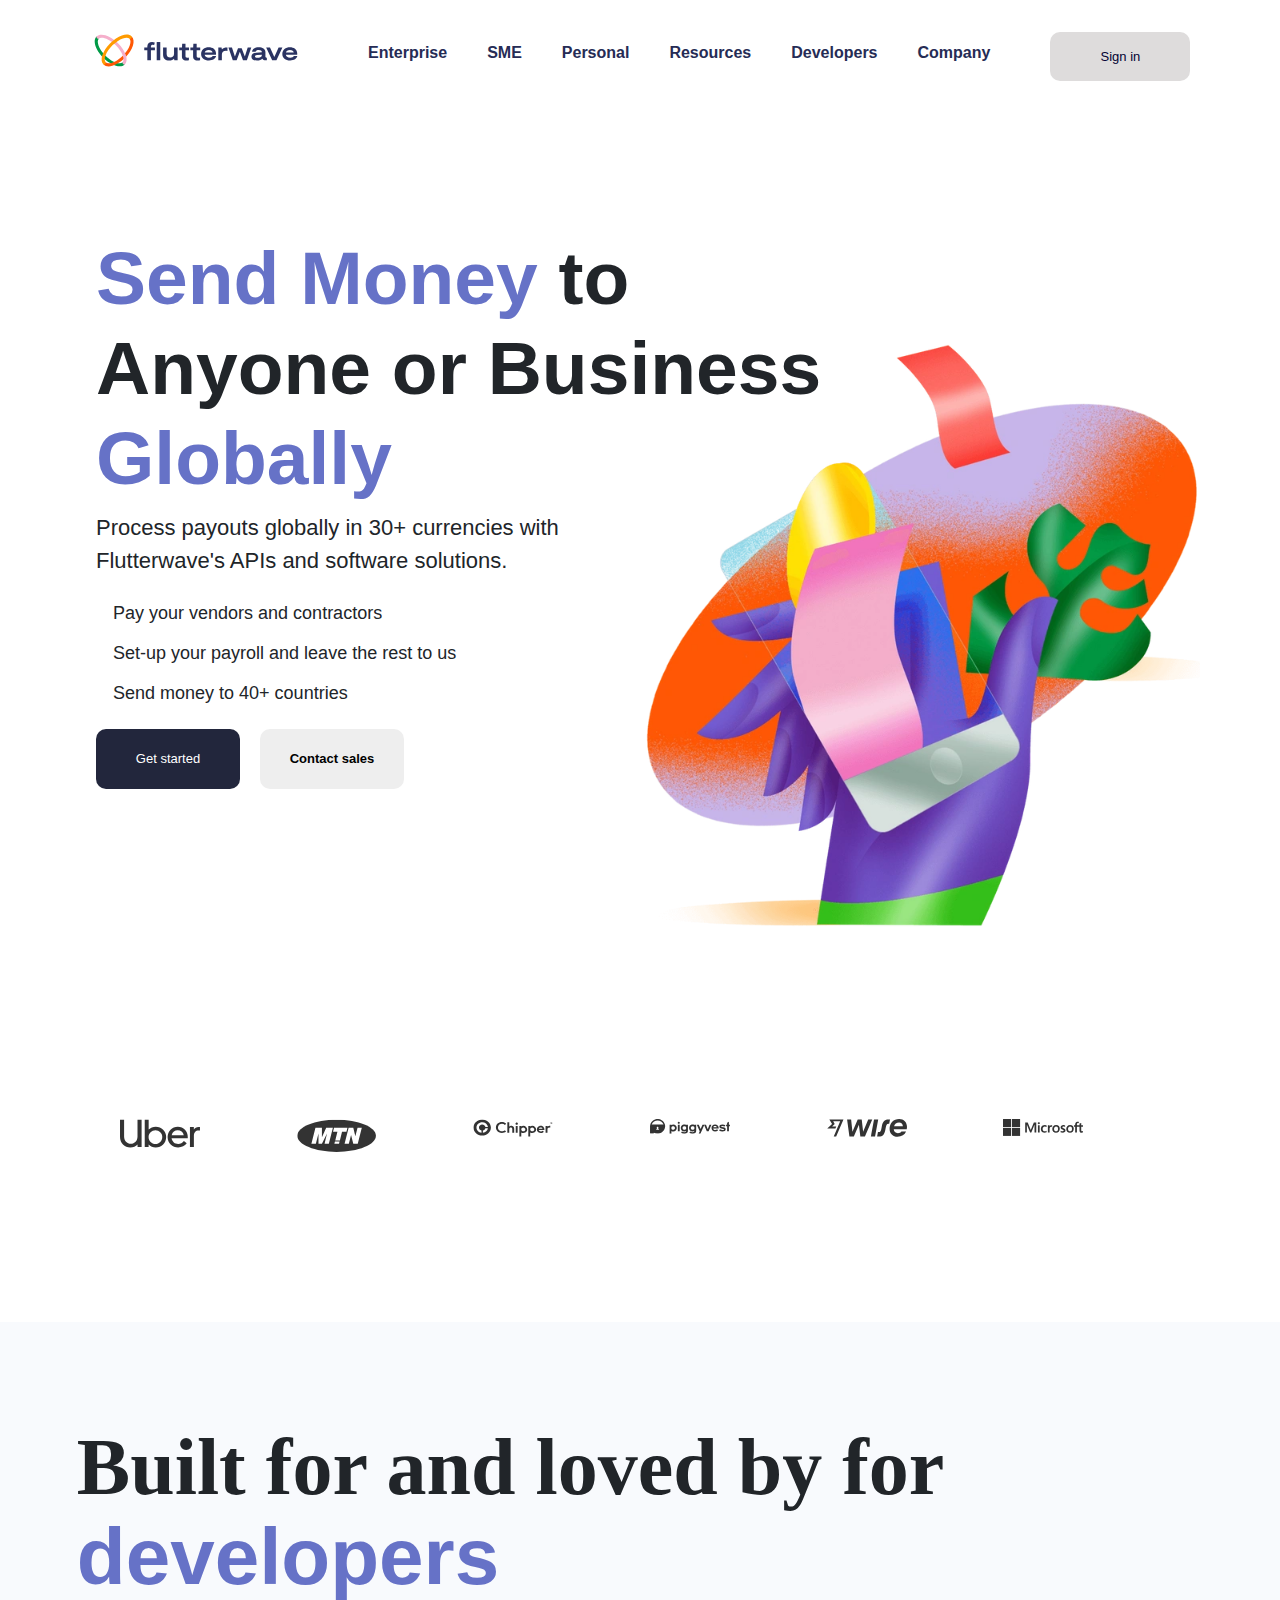
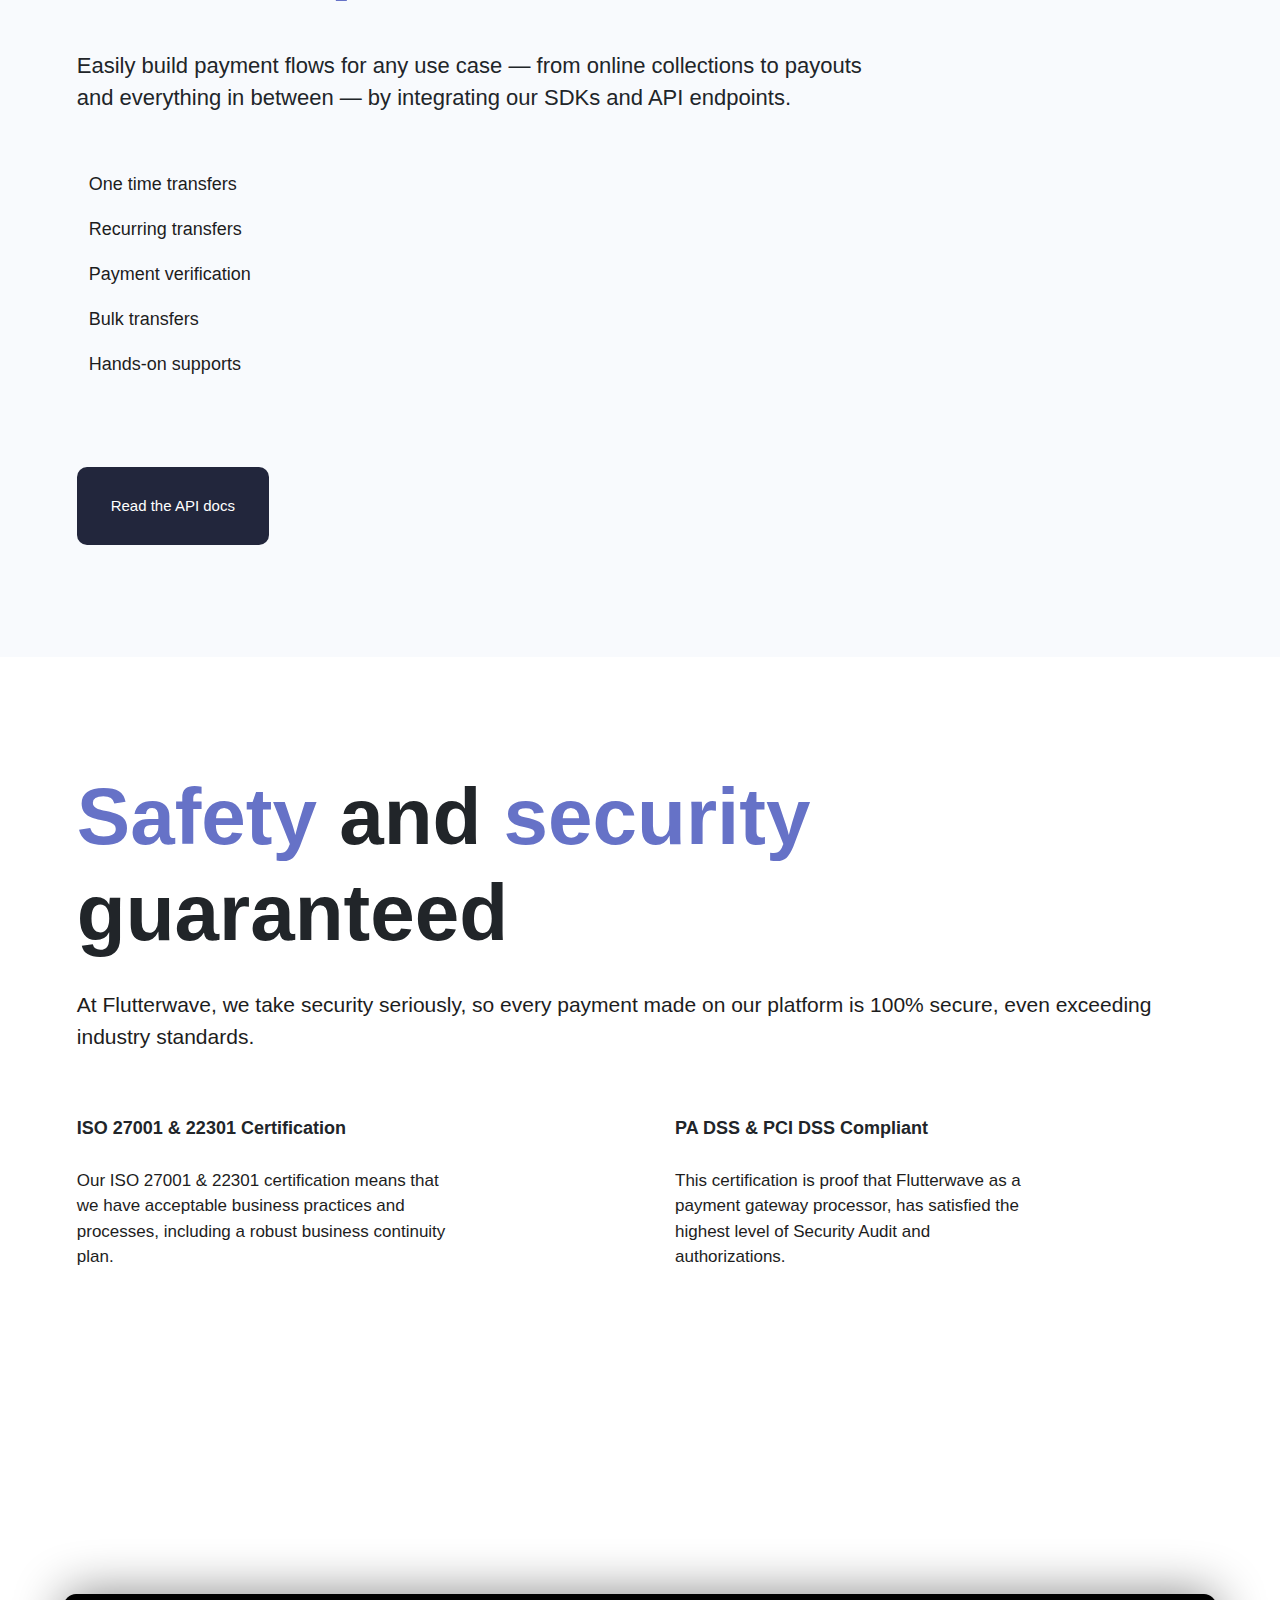
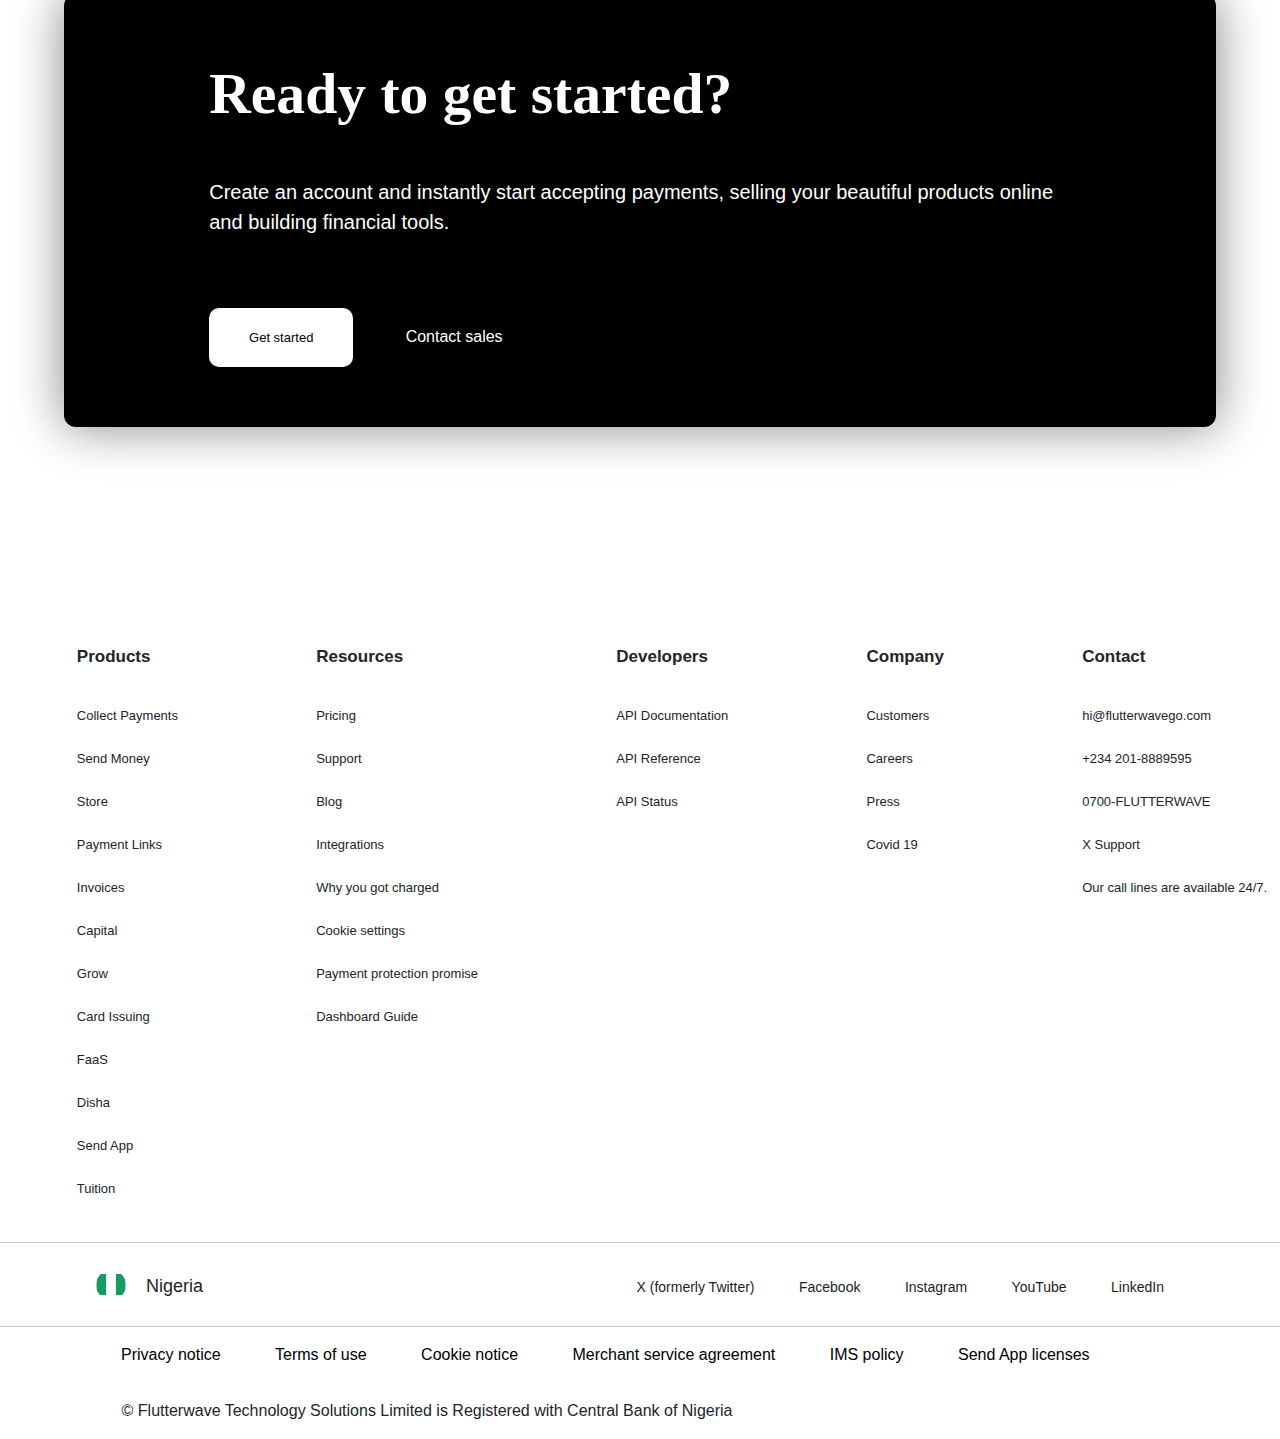
<file: pages/money.html>
<!DOCTYPE html>
<html lang="en">
<head>
    <meta charset="UTF-8">
    <meta name="viewport" content="width=device-width, initial-scale=1.0">
    <title>Send Money - Flutterwave</title>
    <link rel="preconnect" href="https://fonts.googleapis.com">
    <link rel="preconnect" href="https://fonts.gstatic.com" crossorigin>
    <link rel="stylesheet" href="https://cdnjs.cloudflare.com/ajax/libs/font-awesome/6.6.0/css/all.min.css" integrity="sha512-Kc323vGBEqzTmouAECnVceyQqyqdsSiqLQISBL29aUW4U/M7pSPA/gEUZQqv1cwx4OnYxTxve5UMg5GT6L4JJg==" crossorigin="anonymous" referrerpolicy="no-referrer" />
    <link href="https://fonts.googleapis.com/css2?family=Archivo:ital,wght@0,100..900;1,100..900&display=swap" rel="stylesheet">
    <link href="https://cdn.jsdelivr.net/npm/bootstrap@5.3.3/dist/css/bootstrap.min.css" rel="stylesheet" integrity="sha384-QWTKZyjpPEjISv5WaRU9OFeRpok6YctnYmDr5pNlyT2bRjXh0JMhjY6hW+ALEwIH" crossorigin="anonymous">
    <link rel="stylesheet" type="text/css" href="../css/money.css">
</head>
<body>
   <!-- start of header -->
   <header>



    
    <div class="header">
        <div class="sub-h">
        <div class="navl">
        <div class="logo">
            <img src="../images/download (3).svg" width="100%" height="100%" alt="">
        </div>
    
        <div class="end hideonmobile">
                <ul>
                    <li class="enter">Enterprise
                        <div class="div-l">
    
                            <div class="super">
                                
                            
                            <div class="first">
                                <h3 class="first-f"><a href="#"></a> Payment solution</h3>
    
                                <h3 class="first-f show"><a href="#"></a> Grow your business</h3>
    
                            </div>
    
                            <div class="second">
    
                                    <div class="navslide ">
                                        <div class="slideimg">
                                            <img src="../images/download (14).svg" width="100%" height="100%"  alt="">
                                        </div>
                                        <div>
                        
                                        <h4> Accept online payments</h4>
                                        <p>Easily receive online payments from around the world in different currencies</p>
                                    </div>
                                    </div>
                                      
                        
                                    
                                    <div class="navslide ">
                                        <div class="slideimg">
                                            <img src="../images/download (8).svg" width="100%" height="100%"  alt="">
                                        </div>
                        
                                        <div>
                        
                                        <h4> <a href="pages/money.html" target="_blank">Payout & Transfers</a></h4>
                                        <p>Experience effortless cross-border payouts and transfers in various currencies worldwide.</p>
                                    </div>
                                    </div>
                        
                        
                        
                                
                                    <div class="navslide ">
                                        <div class="slideimg">
                                            <img src="../images/download (4).svg" width="100%" height="100%"  alt="">
                                        </div>
                        
                                        <div>
                        
                                        <h4> Swap</h4>
                                        <p> Swap your Naira for Dollars, Euros and Pounds</p>
                                    </div>
                                    </div>    
                        
                        
                                    
                                    <div class="navslide ">
                                        <div class="slideimg">
                                            <img src="../images/download (12).svg" width="100%" height="100%"  alt="">
                                        </div>
                        
                                        <div>
                        
                                        <h4> POS systems</h4>
                                        <p> Point of Sale devices with multiple payment methods to grow your physical business.</p>
                                    </div>
                                    </div>
                        
                        
                                    
                                    <div class="navslide ">
                                        <div class="slideimg">
                                            <img src="../images/download (1).svg" width="100%" height="100%" alt="">
                                        </div>
                        
                                        <div>
                        
                                        <h4> Checkout demo</h4>
                                        <p>Experience checkout yourself.</p>
                                    </div>
                                    </div>
                                    </div>
                                </div>
                                    </div>
    
    
                           
                    
    
                    </li>
                    <li class="enter">SME
    
    
                        <div class="div-K">
    
                            <div class="super">
                                
                            
                            <div class="first">
                                <h3 class="first-f"><a href="#"></a> Sell to anyone anywhere</h3>
    
                                <h3 class="first-f show"><a href="#"></a> Grow your business</h3>
    
                            </div>
    
                           
    
                                <div class="secon">
    
                                    <div class="sli">
                                        <div class="navslide ">
                                            <div class="slideimg">
                                                <img src="../images/download (1).svg" width="100%" height="100%"  alt="">
                                            </div>
                                            <div>
                            
                                            <h4> Online checkout</h4>
                                            <p>
                                                Add our checkout to your Shopify, WordPress, WooCommerce, Joomla and PrestaShop stores.</p>
                                        </div>
                                        </div>
                                          
                            
                                        
                                        <div class="navslide ">
                                            <div class="slideimg">
                                                <img src=" ../images/download (11).svg" width="100%" height="100%"  alt="">
                                            </div>
                            
                                            <div>
                            
                                            <h4> Payment Links</h4>
                                            <p>
                                                Accept payments without writing code.
                                                </p>
                                        </div>
                                        </div>
                            
                            
                            
                                        <div class="navslide ">
                                            <div class="slideimg">
                                                <img src="../images/download (12).svg" width="100%" height="100%"  alt="">
                                            </div>
                            
                                            <div>
                            
                                            <h4> POS systems</h4>
                                            <p> Point of Sale devices with multiple payment methods to grow your physical business.</p>
                                        </div>
                                        </div>
                            
                            
                                        <div class="navslide ">
                                            <div class="slideimg">
                                                <img src="../images/download (10).svg" width="100%" height="100%"  alt="">
                                            </div>
                            
                                            <div>
                            
                                            <h4> Build your online store</h4>
                                            <p> Create a free online store that helps you find customers, and accept payments globally.</p>
                                        </div>
                                        </div>
    
                                        </div>
    
                                    <div class="sli">
                                        <div class="navslide ">
                                            <div class="slideimg">
                                                <img src=" ../images/download (4).svg" width="100%" height="100%"  alt="">
                                            </div>
                            
                                            <div>
                            
                                            <h4> Swap</h4>
                                            <p> Swap your Naira for Dollars, Euros and Pounds</p>
                                        </div>
                                        </div>    
                            
                            
                                        
                                       
                            
                            
                                        
                                        <div class="navslide ">
                                            <div class="slideimg">
                                                <img src="../images/download (9).svg" width="100%" height="100%" alt="">
                                            </div>
                            
                                            <div>
                            
                                            <h4> Invoices</h4>
                                            <p>
                                                Create and issue professional invoices for global payments.
                                               </p>
                                        </div>
                                        </div>
                            
                            
                                        <div class="navslide ">
                                            <div class="slideimg">
                                                <img src="../images/download (7).svg" width="100%" height="100%" alt="">
                                            </div>
                            
                                            <div>
                            
                                            <h4>Disha for creators</h4>
                                            <p>Effortlessly create a free single-page website, sell products globally, no coding required.
                            
                                               </p>
                                        </div>
                                        </div>
                            
                            
                                        <div class="navslide ">
                                            <div class="slideimg">
                                                <img src="../images/download (6).svg" width="120%" height="120%" alt="">
                                            </div>
                            
                                            <div>
                            
                                            <h4> Afritickets</h4>
                                            <p>
                                                Experience the integrated offering of lifestyle, business, event, and travel management services.
                                                Download the mobile app
                                               </p>
                                        </div>
                                        </div>
    
                                        </div>
    
    
    
                                </div>
                                    </div>
                                    </div>
                    </li>
                    <li class="enter">Personal
    
                        
                        <div class="div-j">
    
                            <div class="super">
                       
    
                            <div class="seco">
    
    
                                <div class="navslide ">
                                    <div class="slideimg">
                                        <img src=" ../images/download (4).svg" width="100%" height="100%"  alt="">
                                    </div>
                    
                                    <div>
                    
                                    <h4> Swap</h4>
                                    <p> Swap your Naira for Dollars, Euros and Pounds</p>
                                </div>
                                </div>    
                    
                    
                    
                                <div class="navslide ">
                                    <div class="slideimg">
                                        <img src=" ../images/download (8).svg" width="100%" height="100%"  alt="">
                                    </div>
                                    <div>
                    
                                    <h4> Send App</h4>
                                    <p>Safely, quickly and conveniently send money to the people who matter most to you.</p>
                                </div>
                                </div>
                                  
                    
                                
                                <div class="navslide ">
                                    <div class="slideimg">
                                        <img src=" ../images/download (10).svg" width="100%" height="100%"  alt="">
                                    </div>
                    
                                    <div>
                    
                                    <h4> Market</h4>
                                    <p>
                                        Discover, shop and get your items delivered to you from your favourite online businesses.</p>
                                </div>
                                </div>
                    
                    
                    
                                <div class="navslide ">
                                    <div class="slideimg">
                                        <img src="../images/download (6).svg" width="100%" height="100%"  alt="">
                                    </div>
                    
                                    <div>
                    
                                    <h4> Buy event tickets</h4>
                                    <p> 
                                        Conveniently find events you love and buy your tickets.</p>
                                </div>
                                </div>
                    
                    
                                <div class="navslide ">
                                    <div class="slideimg">
                                        <img src="../images/download (5).svg" width="100%" height="100%"  alt="">
                                    </div>
                    
                                    <div>
                    
                                    <h4>  Tuition</h4>
                                    <p> Quick and easy tuition fee payments to African and international schools.</p>
                                </div>
                                </div>
    
    
    
                            </div></div></div>
                        
                    </li>
                    <li class="enter">Resources
    
                        <div class="div-p">
    
                
    
    
                                
       <ul id="list">
        <li><a href="pages/pricing.html" target="_blank">Pricing</a>  </li>
        <li><a href="#"></a> Blog</li>
        <li><a href="#"></a> Customer case studies </li>
        <li><a href="#"></a> Integrations</li>
       </ul>
                                </div>
                    </li>
                    <li class="enter">Developers
                        
                        <div class="div-p"> 
    
                            <ul id="list">
                                <li><a href="#"></a> API documentation</li>
                                <li><a href="#"></a> API reference</li>
                                <li><a href="#"></a> API status </li>
                                </ul>
    
    
                        </div></li>
                    <li class="enter">Company
    
                        <div class="div-p"> 
                            <ul id="list">
                                <li><a href="#"></a> Careers</li>
                                <li><a href="#"></a> Press</li>
                                </ul>
                        </div>
                    </li>
                </ul>
    
            
                
                <div class="nave">
    
                <button id="navs"> Sign in</button>
            </div></div>
                <div class="nav-l" onclick=showSidebar()>
                    <img src="../images/navbar.svg" width="100%" height="100%" alt="">
                </div>
            
            
       
    
    
        </div></div>
        </div>
    
    
    
        <!-- MOBILE -->
            <div class="sidebar">
                <div class="fl ">
                <div class="logo">
    
                    <img src="../images/download (3).svg" width="100%" height="100%" alt="">
                </div>
                <div class="navx" onclick=hideSidebar()>
                <img src="../images/nav x.svg" width="100%" height="100%" alt="">
      
            </div>
    
        </div>
    
            <div class="navbar">
                <div class="bar">
               
                <p> ENTERPRIZE</p>
    
                <select class="form-select mb-4" >
                   
                    <option value="1">Payment solutions</option>
                    <option value="2">Grow your business</option>
                  </select>
    
                <div class="navslide ">
                    <div class="slideimg">
                        <img src=" ../images/download (14).svg" width="100%" height="100%"  alt="">
                    </div>
                    <div>
    
                    <h4> Accept online payments</h4>
                    <p>Easily receive online payments from around the world in different currencies</p>
                </div>
                </div>
                  
    
                
                <div class="navslide ">
                    <div class="slideimg">
                        <img src=" ../images/download (8).svg" width="100%" height="100%"  alt="">
                    </div>
    
                    <div>
    
                    <h4><a href="pages/money.html" target="_blank"> Payout & Transfers</a> </h4>
                    <p>Experience effortless cross-border payouts and transfers in various currencies worldwide.</p>
                </div>
                </div>
    
    
    
            
                <div class="navslide ">
                    <div class="slideimg">
                        <img src=" ../images/download (4).svg" width="100%" height="100%"  alt="">
                    </div>
    
                    <div>
    
                    <h4> Swap</h4>
                    <p> Swap your Naira for Dollars, Euros and Pounds</p>
                </div>
                </div>    
    
    
                
                <div class="navslide ">
                    <div class="slideimg">
                        <img src="../images/download (12).svg" width="100%" height="100%"  alt="">
                    </div>
    
                    <div>
    
                    <h4> POS systems</h4>
                    <p> Point of Sale devices with multiple payment methods to grow your physical business.</p>
                </div>
                </div>
    
    
                
                <div class="navslide ">
                    <div class="slideimg">
                        <img src="../images/download (1).svg" width="100%" height="100%" alt="">
                    </div>
    
                    <div>
    
                    <h4> Checkout demo</h4>
                    <p>Experience checkout yourself.</p>
                </div>
                </div>
    
            </div>
            
            <hr id="hh">
    
    
    
    
            <div class="bar">
               
                <p id="head"> SME</p>
    
                <select class="form-select mb-4" >
                   
                    <option value="1">Sell to anyone anywhere</option>
                    <option value="2">Grow your business</option>
                  </select>
    
                <div class="navslide ">
                    <div class="slideimg">
                        <img src=" ../images/download (1).svg" width="100%" height="100%"  alt="">
                    </div>
                    <div>
    
                    <h4> Online checkout</h4>
                    <p>
                        Add our checkout to your Shopify, WordPress, WooCommerce, Joomla and PrestaShop stores.</p>
                </div>
                </div>
                  
    
                
                <div class="navslide ">
                    <div class="slideimg">
                        <img src=" ../images/download (11).svg" width="100%" height="100%"  alt="">
                    </div>
    
                    <div>
    
                    <h4> Payment Links</h4>
                    <p>
                        Accept payments without writing code.
                        </p>
                </div>
                </div>
    
    
    
                <div class="navslide ">
                    <div class="slideimg">
                        <img src="../images/download (12).svg" width="100%" height="100%"  alt="">
                    </div>
    
                    <div>
    
                    <h4> POS systems</h4>
                    <p> Point of Sale devices with multiple payment methods to grow your physical business.</p>
                </div>
                </div>
    
    
                <div class="navslide ">
                    <div class="slideimg">
                        <img src="../images/download (10).svg" width="100%" height="100%"  alt="">
                    </div>
    
                    <div>
    
                    <h4> Build your online store</h4>
                    <p> Create a free online store that helps you find customers, and accept payments globally.</p>
                </div>
                </div>
    
    
    
            
                <div class="navslide ">
                    <div class="slideimg">
                        <img src=" ../images/download (4).svg" width="100%" height="100%"  alt="">
                    </div>
    
                    <div>
    
                    <h4> Swap</h4>
                    <p> Swap your Naira for Dollars, Euros and Pounds</p>
                </div>
                </div>    
    
    
                
               
    
    
                
                <div class="navslide ">
                    <div class="slideimg">
                        <img src="../images/download (9).svg" width="100%" height="100%" alt="">
                    </div>
    
                    <div>
    
                    <h4> Invoices</h4>
                    <p>
                        Create and issue professional invoices for global payments.
                       </p>
                </div>
                </div>
    
    
                <div class="navslide ">
                    <div class="slideimg">
                        <img src="../images/download (7).svg" width="100%" height="100%" alt="">
                    </div>
    
                    <div>
    
                    <h4>Disha for creators</h4>
                    <p>Effortlessly create a free single-page website, sell products globally, no coding required.
    
                       </p>
                </div>
                </div>
    
    
                <div class="navslide ">
                    <div class="slideimg">
                        <img src="../images/download (6).svg" width="120%" height="120%" alt="">
                    </div>
    
                    <div>
    
                    <h4> Afritickets</h4>
                    <p>
                        Experience the integrated offering of lifestyle, business, event, and travel management services.
                        Download the mobile app
                       </p>
                </div>
                </div>
    
                <button> Download the mobile app</button>
    
            </div>
            
            <hr id="hhh">
    
    
    
    
            <div class="bar">
               
                <p> PERSONAL</p>
    
    
    
                <div class="navslide ">
                    <div class="slideimg">
                        <img src=" ../images/download (4).svg" width="100%" height="100%"  alt="">
                    </div>
    
                    <div>
    
                    <h4> Swap</h4>
                    <p> Swap your Naira for Dollars, Euros and Pounds</p>
                </div>
                </div>    
    
    
    
                <div class="navslide ">
                    <div class="slideimg">
                        <img src=" ../images/download (8).svg" width="100%" height="100%"  alt="">
                    </div>
                    <div>
    
                    <h4> Send App</h4>
                    <p>Safely, quickly and conveniently send money to the people who matter most to you.</p>
                </div>
                </div>
                  
    
                
                <div class="navslide ">
                    <div class="slideimg">
                        <img src=" ../images/download (10).svg" width="100%" height="100%"  alt="">
                    </div>
    
                    <div>
    
                    <h4> Market</h4>
                    <p>
                        Discover, shop and get your items delivered to you from your favourite online businesses.</p>
                </div>
                </div>
    
    
    
                <div class="navslide ">
                    <div class="slideimg">
                        <img src="../images/download (6).svg" width="100%" height="100%"  alt="">
                    </div>
    
                    <div>
    
                    <h4> Buy event tickets</h4>
                    <p> 
                        Conveniently find events you love and buy your tickets.</p>
                </div>
                </div>
    
    
                <div class="navslide ">
                    <div class="slideimg">
                        <img src="../images/download (5).svg" width="100%" height="100%"  alt="">
                    </div>
    
                    <div>
    
                    <h4>  Tuition</h4>
                    <p> Quick and easy tuition fee payments to African and international schools.</p>
                </div>
                </div>
    
                <button> Download the mobile app</button>
    
            </div>
            
            <hr id="hhh">
    
    
            <p id="hd"> RESOURCES</p>
    
       <ul id="list">
        <li><a href="pages/pricing.html" target="_blank" >Pricing</a>  </li>
        <li><a href="#"></a> Blog</li>
        <li><a href="#"></a> Customer case studies </li>
        <li><a href="#"></a> Integrations</li>`
       </ul>
    
    
    
       
       <hr id="hhh">
    
    
       <p id="hd"> DEVELOPERS</p>
    
    <ul id="list">
    <li><a href="#"></a> API documentation</li>
    <li><a href="#"></a> API reference</li>
    <li><a href="#"></a> API status </li>
    </ul>
    
    <hr id="hhh">
    
    
    <p id="hd">COMPANY</p>
    
    <ul id="list">
    <li><a href="#"></a> Careers</li>
    <li><a href="#"></a> Press</li>
    </ul>
    
    <hr id="hhh">
    
    <button> Sign in</button>
        </div>
    </div>
    </div>
    
    
    <!-- header large screen -->
    
    
    </header>
    
<!-- end of header -->


<!-- start of hero -->
<div class="send-money">
    <div class="money">
        <div class="money-flex">
            
            <div class="money-text">
        <h1><span>Send Money </span>to Anyone or Business <span> Globally</span></h1>

        <p>Process payouts globally in 30+ currencies with Flutterwave's APIs and software solutions.

        </p>

        <ul>
            <li><i class="fa fa-circle" aria-hidden="true"></i>Pay your vendors and contractors </li>
            <li><i class="fa fa-circle" aria-hidden="true"></i>Set-up your payroll and leave the rest to us</li>
            <li><i class="fa fa-circle" aria-hidden="true"></i>Send money to 40+ countries</li>
        </ul>

        

        <div class="money-btn">

        <button> Get started
           </button>  <button class="btn-cash">  Contact sales</button> </div>
        </div>

        <div class="money-img">
<img src="../images/hand-mobile-illustration.webp" height="100%" width="100%" alt="">
        </div>

    </div>
    </div>
</di>


<!-- container -->

<div class="container">
    <div class="cont">

    <div class="trust-img">

        <div>
            <img src="../images/uber.svg" alt="">
        </div>

        <div>
            <img src="../images/mtn.svg" width="100" alt="">
        </div>

        
        <div>
            <img src="../images/chipper.svg"  alt="">
        </div>

        <div>
            <img src="../images/piggyvest.svg"  alt="">
        </div>



        <div>
            <img src="../images/wise.svg"  alt="">
        </div>


             
        <div>
            <img src="../images/microsoft.svg"  alt="">
        </div>

        
   
   
    </div>
    </div>
    </div>


<!-- PAYMENT -->


<div class="api">
<div class="ap">
    <div class="api-text">
        <h1>Built for and loved by for <span>developers</span></h1>

        <p>Easily build payment flows for any use case — from online collections to payouts and everything in between — by integrating our SDKs and API endpoints.</p>

        <ul>
            <li><i class="fa fa-circle" aria-hidden="true"></i>One time transfers </li>
            <li><i class="fa fa-circle" aria-hidden="true"></i>Recurring transfers</li>
            <li><i class="fa fa-circle" aria-hidden="true"></i>Payment verification</li>
            <li><i class="fa fa-circle" aria-hidden="true"></i> Bulk transfers</li>
            <li><i class="fa fa-circle" aria-hidden="true"></i>Hands-on supports</li>
        </ul>

        <button> Read the API docs</button>
    </div>
</div>
</div>


 <!-- safety -->

 <div class="safety">
    <div class="security">
        <h1> <span>Safety</span> and <span>security</span> guaranteed</h1>

        <p>At Flutterwave, we take security seriously, so every payment made on our platform is 100% secure, even exceeding industry standards.</p>

        <div class="safe">
            <div class="secc">
                <h3>ISO 27001 & 22301 Certification</h3>
                <p>Our ISO 27001 & 22301 certification means that we have acceptable business practices and processes, including a robust business continuity plan.</p>
            </div>
            <div class="secc">
                <h3>PA DSS & PCI DSS Compliant</h3>
                <p>This certification is proof that Flutterwave as a payment gateway processor, has satisfied the highest level of Security Audit and authorizations.</p>
            </div>
        </div>
    </div>
 </div>

<!-- ready -->

<div class="ready">
    <div class="rstart">
        <div class="r-text">
            <h1>Ready to get started?</h1>
            <p>Create an account and instantly start accepting payments, selling your beautiful products online and building financial tools.</p>
            <div class="r-l">
                <button>Get started
                </button>

                <a href="">Contact sales <i class="fa-solid fa-chevron-right"></i></a>
            </div>
        </div>
    </div>
</div>


<!-- footer -->
<div class="footer">
    <div class="foot">
        <ul>
            <li> <p>Products</p>
                <ul>
                    <li>Collect Payments</li>
                    <li>Send Money</li>
                    <li>Store</li>
                    <li>Payment Links</li>
                    <li>Invoices</li>
                    <li>Capital</li>
                    <li>Grow</li>
                    <li>Card Issuing</li>
                    <li>FaaS</li>
                    <li>Disha</li>
                    <li>Send App</li>
                    <li>Tuition</li>
                </ul>

            </li>
        </ul>

        <ul>
            <li > <p>Resources</p>
                <ul>         
                    <li>Pricing</li>
                    <li>Support</li>
                    <li>Blog</li>
                    <li>Integrations</li>
                    <li>Why you got charged</li>
                    <li>Cookie settings</li>
                    <li>Payment protection promise</li>
                    <li>Dashboard Guide</li>
                </ul>    </li>
        </ul>

        <ul>
            <li>
               <p>Developers </p>              
                <ul>
                    <li>API Documentation</li>
                    <li>API Reference</li>
                    <li>API Status</li>
                </ul>
            </li>
        </ul>

        <ul>
            <li>  <p>Company</p>
                  <ul>
                <li>Customers</li>
                <li>Careers</li>
                <li>Press</li>
                <li>Covid 19</li>
            </ul> </li>
        </ul>
        <ul>
            <li> <p> Contact</p>
                <ul>
                    <li>hi@flutterwavego.com</li>
                    <li>+234 201-8889595</li>
                    <li>0700-FLUTTERWAVE</li>
                    <li>X Support</li>
                    <li>Our call lines are available 24/7.</li>
                </ul>
            </li>
        </ul>
    </div>


    <hr id="foot">

    <div class="nation-side">
    <div class="country"> 
        <div class="na">
        <div class="ops"></div> <p> Nigeria  </p> <i class="fa-solid fa-chevron-down"></i></div>
        <div class="hides">
        <div class="nations">
            <div class="i"> <img src="../images/cm.svg" height="100%" width="100%" alt="">Cameroon</div>
            <div class="i"> <img src="../images/ci.svg" height="100%" width="100%" alt="">Ivory </div>
            <div class="i"> <img src="../images/eg.svg" height="100%" width="100%" alt="">Egypt</div>
            <div class="i"> <img src="../images/eu.svg" height="100%" width="100%" alt=""> Rest of Europe</div>
            <div class="i"> <img src="../images/gb.svg" height="100%" width="100%" alt="">United Kingdom</div>
            <div class="i"> <img src="../images/gh.svg" height="100%" width="100%" alt="">Ghana</div>
            <div class="i"> <img src="../images/ke.svg" height="100%" width="100%" alt="">Kenya</div>
            <div class="i"> <img src="../images/mu.svg" height="100%" width="100%" alt="">Mauritius</div>
            <div class="i"> <img src="../images/mw.svg" height="100%" width="100%" alt="">Malawi</div>
            <div class="i"> <img src="../images/ng.svg" height="100%" width="100%" alt="">Nigeria</div>
            <div class="i"> <img src="../images/rw.svg" height="100%" width="100%" alt="">Rwanda</div>
            <div class="i"> <img src="../images/sn.svg" height="100%" width="100%" alt="">Senegal</div>
            <div class="i"> <img src="../images/tz.svg" height="100%" width="100%" alt="">Tanzania`</div>
            <div class="i"> <img src="../images/ug.svg" height="100%" width="100%" alt=""> Uganda</div>
            <div class="i"> <img src="../images/za.svg" height="100%" width="100%" alt=""> South Africa</div>
            <div class="i"> <img src="../images/us.svg" height="100%" width="100%" alt="">United States</div>
        </div></div>
    </div>

<div class="country-side">
    <a href="">X (formerly Twitter)</a>
    <a href="">Facebook</a>
    <a href="">Instagram</a>
    <a href="">YouTube</a>
    <a href="">LinkedIn</a>
</div>
</div>

<hr id="foo">
<div class="footer-last">
    <a href="">Privacy notice </a>
    <a href="">Terms of use</a>
    <a href="">Cookie notice</a>
    <a href="">Merchant service agreement</a>
    <a href="">IMS policy</a>
    <a href="">Send App licenses</a>
</div>

<div class="footer-la">
    <p>© Flutterwave Technology Solutions Limited is Registered with Central Bank of Nigeria</p>
</div>




</div>
<script src="https://cdn.jsdelivr.net/npm/bootstrap@5.3.3/dist/js/bootstrap.bundle.min.js" integrity="sha384-YvpcrYf0tY3lHB60NNkmXc5s9fDVZLESaAA55NDzOxhy9GkcIdslK1eN7N6jIeHz" crossorigin="anonymous">
</script>
<script>
function showSidebar(){
    const sidebar = document.querySelector('.sidebar')
    sidebar.style.display = 'flex'
}

function hideSidebar(){
    const sidebar = document.querySelector('.sidebar')
    sidebar.style.display = 'none'
}
</script>
</body>
</html>
</file>
<file: css/style.css>
@import url('https://fonts.googleapis.com/css2?family=Archivo:ital,wght@0,100..900;1,100..900&display=swap');
*{
    margin: 0;
    padding: 0;
    font-family: sans-serif;
}


body{
margin: 0;
width: 100%;
overflow-x: hidden;

}

/* header */



.sidebar{
    cursor: pointer;
    width: 100vw;
    height: max-content;
    top: 0;
    position: fixed;
    z-index: 1;
    display: none;
    backdrop-filter: blur(900px);
    
}
.header a{
    text-decoration: none;
}
.fl{
    
    position: absolute;
    top: 0;
    display: flex;
    padding: 20px;
}

.navx{
    position: absolute;
    width: 25px;
    margin-bottom: 15px;
    right: -20%;
    bottom: 30px;
   
}
.nav-l{
    display: none;
    position: absolute;
    right: 13%;
    width: 25px;
    margin-bottom: 15px;
    
}

.navbar{
    
    position: relative;
    margin-top: 6rem;
    padding: 25px;
    display: block;
}


#head{
    padding: 20px 0px;
}


.logo{
  
    margin-bottom: 20px;
    width: 14rem  ;
}
.form-select{
    font-weight: 500;
    
}

.navslide p{
    font-size: 12px;
    color: #686868;
    font-weight: 500;
    width:fit-content;
}
.navslide h4{
    width: fit-content;
    font-size: 15px;
    font-weight: 600;
    color: rgb(2, 2, 51);

}


.navslide h4:hover{
    
Color:#00abab;
}

.navslide{
   
    display: flex;
    gap: 18px;
    padding: 8px 0px;
}

.slideimg{
    
    margin-bottom: 30px;
    width: 2.6rem;
}



#hh{
    border: 1px dashed grey;
    margin-top: -15px;
}
#hhh{
    border: 1px dashed grey;
    margin-top: 30px;
}


button{
    width: 88vw;
    padding: 15px;
    background-color: rgb(34,38,60);
    color: white;
    font-size: 13px;
    border-radius: 10px;
    border: none;
}
.hd{
    margin-bottom: -12px;
}

#list{
    list-style: none;
    line-height: 45px;
    font-size: 15px;
    font-weight: 600;
    color: rgb(2, 2, 51);
    padding: 0px;
}


#list li:hover{
    color: #00abab;
}


/* head large screen */

.sub-h{
    width: 100%;
    cursor: pointer;
}

.navl{
    width: 90%;
    margin: auto;
    padding:  20px;
    gap: 50px;
    display: flex;
    align-items: center;

}
.log{
    margin-bottom: 20px;
    width: 220px;
}

.navl ul{
    padding:  10px;
    display: flex;
    gap: 40px;
    list-style: none;
    justify-content: space-between;
 
}
.navl ul li{
    line-height: 45px;
    font-family: "Archivo" sans-serif;
    font-size: 16px;
    font-weight:bold;
    
    Color:#262c55
}


#navs{
    width: 140px;
    background-color: rgb(222, 220, 220);
    color: rgb(2, 2, 51);
    margin-bottom: 20px;
}

#navs:hover{
    background-color: #262c55;
    color: white;
}


.end{
    position: relative;
    gap: 50px;
    display: flex;
    justify-content: flex-end;
    align-items: flex-end;
}

.nave{
    display: flex;
    gap: 15px;
    justify-content: flex-end;
}


/* content of li */

.enter:hover .div-l{display: block;}
.div-l{
    background-color: white;
    overflow: hidden;
    display: none;
    position: absolute;
    top: 1;
    border-radius: 20px;
    width: 45vw;
    margin: auto;
    box-shadow: 0px 0px 5px rgb(78, 74, 74);
}
.enter:hover .div-K{display: block;}
.div-K{
    background-color: white;
    overflow: hidden;
    display: none;
    position: absolute;
    right: 5%;
    border-radius: 20px;
    width: 75vw;
    box-shadow: 0px 0px 5px rgb(78, 74, 74);
}

.div-K h3{
    font-size: 16px;
    font-weight:500;
    
    Color:#262c55
}
.enter:hover .div-j{display: block;}
.div-j{
    background-color: white;
    overflow: hidden;
    display: none;
    position: absolute;
    border-radius: 20px;
    width: 30vw;
    box-shadow: 0px 0px 5px rgb(78, 74, 74);
}
.div-p{
    background-color: white;
    display: none;
    position: absolute;
    border-radius: 10px;
    width: 16vw;
    padding: 10px;
    box-shadow: 0px 0px 5px rgb(78, 74, 74);
}
.div-j h3{
    font-size: 16px;
    font-weight:500;
    
    Color:#262c55
}

.super{
    display: flex;
    gap: 10px;
}
 
.div-l h3{
    font-size: 16px;
    font-weight:500;
    
    Color:#262c55
}

.first{
    width: 25vw;
    padding: 20px;
    border-radius: 20px;
    background-color: #F8FAFD;
}

.first-f{
    padding:20px;
    border-radius: 15px;
}

.first-f:hover{
    background-color: #EEEEEE;
    padding:20px;
    border-radius: 15px;
}
.second{
    background-color: white;
    padding: 20px;
    width: 60%;
    line-height: 18px;
    margin-bottom: -30px;

}
.secon{
    background-color: white;
    gap: 30px;
    display: flex;
    justify-content: space-evenly;
    padding: 30px;
    width: 80%;
    line-height: 18px;
    margin-bottom: -30px;
}
.seco{
    background-color: white;
    padding: 20px;
    width: 100%;
    line-height: 18px;
    height: fit-content;
    margin-bottom: -20px;
}
.enter:hover .div-p{display: block;}

.div-p ul{
    display: block;
}
.div-p ul li{
    padding: 0px 10px;
}

/* end of header */


/* start of hero */
.hero{
    width: 100vw;
}

.hero-section{
    width: 90%;
    margin: auto;
}

.hero-section h1{
    font-size: 6rem;
    width: 10rem;
    padding: 30px;
    font-weight: 700;
    font-family: Cambria, Cochin, Georgia, Times, 'Times New Roman', serif;
    color: #fb9129;
}
.hero-section h1 span{
    color: black;
    display: block;
    width: 60vw;
}

.hero-section p{
    width: 850px;
    padding: 30px;
    font-size: 27px;
    line-height: 43px;
    font-weight: 300;
    
}
.hero-btn{
    padding: 30px;
    display:  flex;
    gap: 10px;
}
.acc{
    width: 16rem;
    padding: 25px;
    font-weight: 550;
    font-size: 16px;
}
.sal{
    width: 12rem;
    background-color:#EEEEEE;
    color:black;
    padding: 25px;
    font-weight: 550;
    font-size: 16px;
}

/* container */
.container{
    width: 100vw;
    position: relative;
}

.cont{
    width: 90%;
    margin: auto;
}
.cont-img{
    margin-top: 40px;
    display: flex;
    gap: 40px;
    justify-content: space-between;
    align-items: center;
}

.img-one{
    width: 50vw;
    
}
.img-one img{
    scale: 2.2 2.2;
    
}

.mid{display: flex;
flex-direction: column;}

.mid p{
    position: absolute;
    top: 68%;
    left: 68%;
    width: 400px;
    font-size: 22px;
    
Color:
#1d1d1d;
}

.img-two{
    width: 40vw;
    transform: translate(180px, -35%);
}
.mid{
    background-color: white;
}



/* trusted */


.trusted{
    margin-top: 9rem;
    width: 100vw;
}

.trust{
    width: 90%;
    margin: auto;
}

.trust p{
    font-size: 23px;
    padding-left: 20px;
    font-weight: 500;
}
.trust-img{
    display: grid;
    align-items: center;
    justify-content: space-around;
    grid-template-columns: 2fr 2fr 2fr 2fr 2fr 2fr 2fr ;
}

.trust-img img{
    width: 100px;
    margin: 20px;
}

/* endless */

.payment{
    width: 100vw;
}

.endless{
    margin-top: 120px;
    width: 90%;
}

.endless p{
    font-size:6rem;
    padding: 30px;
    font-weight: 700;
    font-family:Cambria, Cochin, Georgia, Times, 'Times New Roman', serifsss;
    color: #1d1d1d;
    line-height: 100px;
}
.endless span{
    color: #fb9129;
}

.end-sec{
    display: flex;
    justify-content: space-evenly;
    width: 95%;
    margin: auto;
    gap: 70px;

}

.end-sec h3{
    font-weight: 600;
    font-weight: 27px;
    margin-bottom: 30px;
}

.end-sec p{
    font-size: 22px;
    font-weight: 300;
}

.end-one{
    margin-top: 13rem;
    width: 70%;
}

.end-one button{
    width: 8rem;
}
.end-two{
    border: none;
   background-color: none;
}

.end-three{
    margin-top: 6rem;
    width: 70%;
}

.end-sec a{
    color: #fb9129;
    text-decoration: none;
}

.end-here{
    margin-top: 11rem;
}

/* paymen */

.paymen{
    margin-top: 18rem;
    background-color: #F8FAFD;
    width: 100vw;
}

.pay-m{
    
    width: 95%;
    margin: auto;
}
.pay-m h3{
    font-size:6rem;
    padding: 30px;
    font-weight: 700;
    font-family:Cambria, Cochin, Georgia, Times, 'Times New Roman', serifsss;
    color: #1d1d1d;
    line-height: 100px;
}

.pay-m span{
    color: #35A162;
}

.paay{
    width: 85%;
    margin: auto;
    margin-top: 5rem;
    display: flex;
    
    gap: 50px
    ;
}
.paay-one button{
    width: 10rem;
}
.paay-one{
    margin-top: 7rem;
    width: 70vw;
}
.paymen h3{

    font-weight: 600;
    font-weight: 27px;
    margin-bottom: 30px;
}

.paymen a{
    color: #fb9129;
    text-decoration: none;
}
.paay-img{
    width: 100%;
    height: 105vh;
}
.paay-img img{
    object-fit:cover;
}

.paymen p{
    font-size: 22px;
    font-weight: 300;
}

.creator{
 width: 85%;
 margin: auto;
 display: flex;
 gap: 6rem
 ;
}

.create-img{
    margin-top: -4rem;
    width: 45vw;
}

.create-img p{
    margin-left: 4rem;
    font-size: 17px;
}
.create-img span{
    color: #35A162;
}

.create-three{
    margin-top: 7rem;
    width: 30vw;
}
.create-here{
    margin-top: 7rem;
}

.last-paay{
    padding-top: 12rem;
    width: 85%;
    margin: auto;
}

.last-paay p{
    font-size: 75px;
    padding: 30px;
    font-family:'Segoe UI', Tahoma, Geneva, Verdana, sans-serif;
    font-weight: lighter;
    color: #000000;
}
.last-paay span{
    color: #35A162;
}

.last-paay button{
    margin-left: 25px;
    font-size: 18px;
    padding: 25px;
    width: 12rem;
}


.card-section{
    width: 100vw;
    background-color: #000000;
    margin-top: 120px;
    color: white;
    height: 160vh;
}
.card-word{
    width: 70%;
    margin: auto;
    padding-top: 6rem;
}
.card-word h1{
    font-size:5rem;
    padding: 30px;
    font-weight: 700;
    font-family:Cambria, Cochin, Georgia, Times, 'Times New Roman', serifsss;
    text-align: center;
    line-height: 100px;
}

.card-word span{
    color: #f1a5c2;
}
.card-word p{
    margin: auto;
    text-align: center;
    width: 80%;
    font-size: 24px;
    font-weight: 200;
}



/* cards */
.containery {

    margin-top: 4rem;
    justify-content: center;
    align-items: center;
    display: flex;
    gap: 0; 
    position: relative;
}

.card {
    width: 470px;
    height: 250px;
    background-color: #2D2D2D;
    color: white;
    border-radius: 10px;
    padding: 10px;
    position: relative;
    transition: transform 0.3s ease, z-index 0.3s ease;
    box-shadow: 0 5px 15px rgba(0, 0, 0, 0.2);
}


.card:nth-child(2) {
    margin-left: -200px;
}

.card:nth-child(3) {
    margin-left: -200px; 
}

.card:hover {
    transform: scale(1.09);
    z-index: 10; 
}

/* Transition for other cards to stay aligned */
.containery:hover .card:not(:hover) {
    transform: translateX(-30px);
}

.card .card-text {
    position: absolute;
    top:0px;
    padding:  50px 20px;
 
    left: 10px;
    right: 10px;
}

.card .card-text  h4{
    font-size: 18px;
    padding-bottom: 17px;
}


.card .card-text  p{
    font-size: 13px;
    line-height: 30px;
    padding-bottom: 20px;
    color: #FFFFF9;
}
.card .card-text  p a{
    font-size: 13px;
    line-height: 30px;
    padding-bottom: 20px;
    color: #FFFFF9;
}
/* API */

.api{
    width: 100vw;
    height: 180vh ;

}

.api-text{
    width: 90%;
    margin: auto;
}

.api-text h1{
    font-size:5rem;
    padding-top: 100px;
    margin-right: 90px;
    font-weight: 700;
    font-family:sans-serif;
    line-height: 100px;
   
}

.api-text span{
    color: #EB7DA7;
}

.api-text p{
    margin-top: 3rem;
    padding-right: 20rem;
    font-size: 1.7rem;
    line-height: 48px;
}
.api-text ul{
    margin-top: 3rem;
   line-height: 45px;
   font-size: 18px;
   color: #1d1d1d;
}

.api-text i{
    color: #262c55;
    padding: 0px 15px;
    margin-left: -50px;
    
}
.api-text li{
    list-style: none;
}

.api-text button{
    margin-top: 4rem;
    width: 12rem;
    padding:28px;
    font-size: 15px;
}

/* global */
.global{
    width: 100vw;

}
.globe h4{
    width: 90%;
    margin: auto;
    font-size:5rem;
    padding-top: 100px;
    margin-right: 90px;
    font-weight: 700;
    font-family:Cambria, Cochin, Georgia, Times, 'Times New Roman', serifsss;
    line-height: 100px;
}

.globe span{color: #6672C7;}



.world{
    margin-top: 7rem;
    width: 100vw;
    display: flex;
    justify-content: space-around;
    gap: 10px;
}

.world-text{
    margin-left: -60px;
    width: 40vw;
    line-height: 40px;
}
.world-text h4{
    font-size: 20px;
    font-weight: 600;
}
.world-text #bb{
    color: #00ABAB;
}

.world-text p{
    margin-bottom: 35px;
}
.w-text{
    display: flex;
    padding-top: 20px;
    margin-left: -30px;
    }
.w-text ul li{
    list-style: none;
    line-height: 35px;

}
    
#earth {
    margin-top: 7rem;
width: 340px;
height: 340px;
background: url(https://w0.peakpx.com/wallpaper/454/147/HD-wallpaper-earth-map-world-country-earth-map.jpg);
border-radius: 50%;
background-size: 510px;
transform: scale(2.2);
animation-name: rotate;
animation-duration: 12s;
animation-iteration-count: infinite;
animation-timing-function: linear;
-webkit-animation-name: rotate;
-webkit-animation-duration: 12s;
-webkit-animation-iteration-count: infinite;
-webkit-animation-timing-function: linear;
}

@keyframes rotate {
from { background-position: 0px 0px; }
to { background-position: 500px 0px; }
}
@-webkit-keyframes rotate {
from { background-position: 0px 0px; }
to { background-position: 500px 0px; }
}

/* ready */

.ready{
 width: 100vw;
 margin-top: 18rem;

}

.rstart{     
    box-shadow: 0px 0px 50px  rgb(133, 133, 133);      
    border-radius: 12px;
    color: white;
    width: 80%;
    margin: auto;
    background-color: black;
}
.r-text{
    padding: 30px;
    width: 80%;
    margin: auto;
}
.r-text h1{
    font-size:3.6rem;
    padding-top: 20px;
    font-weight: 700;
    font-family:Cambria, Cochin, Georgia, Times, 'Times New Roman', serifsss;
    line-height: 100px;
}
.r-text p{

    padding-top: 25px;
    font-size: 20px;
}

.r-l{
    padding-top: 55px;
    padding-bottom: 30px;
}
.r-text button{
    background-color: white;
    color: #000000;
    padding: 20px;
    width: 9rem;
    margin-right: 3rem;
}

.r-text a{
    text-decoration: none;
    color: white;
}

/* footer */

.footer{
    margin-top: 13rem;
}
.foot{
    width: 90%;
    margin: auto;
    display: flex;
    justify-content: space-between;
    line-height: 43px;
}

.foot p{
    font-weight: 600;
    margin-left: 2rem;
    font-size: 17px;
}

.foot ul li{
    list-style: none;
    font-size: 13px;
    
}

.foot ul li ul li:hover{
    color: #6672C7;
    cursor: pointer;
    
}

/* country */

.country{
    margin-top: -14.5rem;
    position: relative;
}

.country-side a{
    color: #1d1d1d;
    text-decoration: none;
    padding: 20px;
    font-size: 14px;
}

.country-side a:hover{
    color:#00abab;
}

.nations .i{
    text-align: center;
    align-items: center;
    width: 100px;
    margin: auto;
    display: flex;
    font-size: 12px;
    gap: 5px;
    padding: 15px;


}

.nations .i img{
    width: 60px;

}

 .ops{

   width: 30px;
   height: 30px;
   border-radius: 50%;
   background-image: url(/images/ng.svg);
   background-repeat: no-repeat;
   background-size: contain;
   background-position: 100%;
    
}
.na{
    cursor:pointer;
    margin-top: 190px;
    display: flex;
    justify-content: center;
    align-items: center;
}
.country:hover .hides{
    display: block;
}
.na p{
   text-align: center;
   margin-top: 20px;
    padding: 20px; 
    font-size: 18px;
}

.hides{
    display: none;
}
.nations{
    z-index: 999;
    position: absolute;
    top: -60%;
    left: 0;
    padding: 10px;
    background-color: white;
    border-radius: 30px;
    width: 50vw;
    box-shadow: 0px 0px 55px grey;
    display: grid;
    grid-template-columns: 1fr 1fr 1fr;
}

.nation-side{
    width: 85%;
    margin: auto;
    display: flex;
    justify-content: space-between;
    
}

#foot{
  margin-bottom: 2rem;
}

#foo{
    margin-top: -10px;
}

/* footer-last */

.footer-last{
    width: 85%;
    margin: auto;
}
.footer-last a{
    text-decoration: none;
    padding: 0px 25px;
    color: #000000;
}

.footer-last a:hover{
   color: #00ABAB;
}
.footer-la{
    width: 81%;
    margin: auto;
}
.footer-la p{
   margin-top: 2rem;
}


@media(max-width: 900px){
    .hideonmobile{
        display: none;
    }

    .nav-l{
        display: block;
    }
    .navx{
         display:block
    }


    .hero-section h1{
        font-size: 3rem;
        width: 90vw;
        padding: 30px;
        font-weight: 700;
        font-family:Cambria, Cochin, Georgia, Times, 'Times New Roman', serifsss;
        color: #fb9129;
    }

    .hero-section p{
        width: 80vw;
        padding: 0px 30px;
        font-size: 15px;
        line-height: 30px;
        font-weight: 300;
        
    }

.acc{
    width: 16rem;
    padding: 20px;
    font-weight: 550;
    font-size: 13px;
}
.sal{
    width: 12rem;
    background-color:#EEEEEE;
    color:black;
    padding: 15px;
    font-weight: 550;
    font-size: 13px;
}

/* container */

.container{
    width: 100vw;
}

.cont{
    width: 90%;
    margin: auto;
}
.cont-img{
    margin-top: 40px;
    display: block;
}


.img-one{
    width: 76vw;
    
}

.img-one img{
    scale:1;
    
}

.mid{
    display: block;
}

.mid p{
    margin-left: 40px;
    position: absolute;
    top: 29%;
    left: 0%;
    width: 74vw;
    font-size: 15px;
}

.img-two{
    width: 75vw;
    transform: translate(0px, -50%);
}
.mid{
    background-color: transparent
}


/* trusted */


.trusted{
    width: 100vw;
    margin-top: -13rem;
}

.trust p{
    padding: 0px 15px;
    font-size: 18px;
    font-weight: 600;
}
.trust{
    width: 90%;
    margin: auto;
}
.trust-img{
    display: grid;
    align-items: center;
    justify-content: space-around;
    grid-template-columns: 2fr 2fr 2fr 2fr ;
}
.trust-img img{
    width: 60px;
    margin: 20px;
}

/* paymen */

.paymen{
    margin-top: 4rem;
    background-color: #F8FAFD;
    width: 100vw;
}

.pay-m{
    
    width: 90%;
    margin: auto;
}
.endless p{
    font-size:2.4rem;
    line-height: 45px;
}

.end-sec{
    display: block;
    width: 90%;
    margin-top: -12rem;

}

.end-sec h3{
    font-weight: 600;
    font-weight: 17px;
    margin-bottom: 26px;
}

.end-sec p{
    font-size: 15px;
    font-weight: 300;
}

.end-two{
    padding-top: 40px;
    width: 35vw;
    border: none;
   background-color: none;
}
.end-three{
    margin-top: 3rem;
    width: 50%;
}

.end-here{
    margin-top: 3rem;
}


/* paymen */

.paymen{
    margin-top: 5rem;
    width: 100vw;
}

.pay-m{
    
    width: 95%;
    margin: auto;
}
.pay-m h3{
    font-size: 2.3rem;
    padding: 30px;
   
    line-height: 55px;
}



.paay{
    margin-top: -6rem;
    display: block;
  
}

.paymen h3{

    font-weight: 600;
    font-weight: 17px;
    margin-bottom: 30px;
}

.paymen p{
    font-size: 15px;
    font-weight: 300;
}

.last-paay button{
    padding: 18px;
    width: 7rem;
}





 

/* ready */

.ready{
    width: 100vw;
    margin-top: 10rem;
   
   }
   
   .rstart{     
       box-shadow: 0px 0px 50px  rgb(133, 133, 133);      
       border-radius: 12px;
       color: white;
       width: 90%;
       margin: auto;
       background-color: black;
   }
   .r-text{
       padding: 30px;
       width: 90%;
       margin: auto;
   }
   .r-text h1{
       font-size:2rem;
       line-height: 2rem;
       padding-top: 20px;
       font-weight: 700;
       font-family:Cambria, Cochin, Georgia, Times, 'Times New Roman', serifsss;
   }
   .r-text p{
   
       padding-top: 25px;
       font-size: 16px;
   }
   
   .r-l{
       padding-top: 55px;
       padding-bottom: 30px;
   }
   .r-text button{
       background-color: white;
       color: #000000;
       padding: 15px;
       width: 9rem;
       margin-right: 3rem;
   }
   
   .r-text a{
       text-decoration: none;
       color: white;
       font-size: 10px;
   }
   
   /* footer */
   
   .footer{
       margin-top: 13rem;
   }
   .foot{
       width: 98%;
       margin: auto;
       display: block;
       line-height: 43px;
       justify-content: space-between;
   }
   
   .foot p{
       font-weight: 600;
       margin-left: 2rem;
       font-size: 17px;
   }
   
   .foot ul li{
       list-style: none;
       font-size: 13px;
       
   }
   
   .foot ul li ul li:hover{
       color: #6672C7;
       cursor: pointer;
       
   }
   
   /* country */
   
   .country{
       margin-top: -14.5rem;
       position: relative;
       
   }
   
   .country-side a{
       color: #1d1d1d;
       text-decoration: none;
       display: block;
       padding: 20px;
       font-size: 14px;
   }
   
   .country-side a:hover{
       color:#00abab;
   }
   
   .nations .i{
       text-align: center;
       align-items: center;
       width: 40px;
       margin: auto;
       display: block;
       font-size: 12px;
       gap: 2px;
       padding: 15px;
   
   
   }
   
   .nations .i img{
       width: 30px;
   
   }
   
    .ops{
   
      width: 30px;
      height: 30px;
      border-radius: 50%;
      background-image: url(../images/ng.svg);
      background-repeat: no-repeat;
      background-size: contain;
      background-position: 100%;
       
   }
   .na{
       cursor:pointer;
       margin-top:13rem;
       display: flex;
       justify-content: flex-start;
       align-items: center;
   }
   .country:hover .hides{
       display: block;
   }
   .na p{
      text-align: center;
      margin-top: 20px;
       padding: 29px; 
       font-size: 18px;
   }
   
   
   .nations{
       z-index: 999;
       position: absolute;
       top: -60%;
       left: 0;
       padding: 10px;
       background-color: white;
       border-radius: 30px;
       width: 60vw;
       box-shadow: 0px 0px 55px grey;
       display: grid;
       grid-template-columns: 1fr 1fr 1fr;
   }
   
   .nation-side{
       width: 85%;
       margin: auto;
       display: block;
       justify-content: space-between;
       
   }
   
   #foot{
     margin-bottom: 2rem;
   }
   
   #foo{
       margin-top: -10px;
   }
   
   /* footer-last */
   
   .footer-last{
       width: 91%;
       margin: auto;
   }
   .footer-last a{
       display: block;
       text-decoration: none;
       padding: 20px 28px;
       color: #000000;
       font-size: 12px;
   }
   
   .footer-last a:hover{
      color: #00ABAB;
   }
   .footer-la{
       width: 91%;
       margin: auto;
   }
   .footer-la p{
      margin-top: 2rem;
      font-size: 14px;
   }
   
   
   }
   
   @media(max-width:714px){
 

.forms{
    margin-top: 3rem;
    width: 100vw;
}

.form{
    margin: auto;
    width: 90%;
    box-shadow: 0 0 6px 0.5px #888;
    border-radius: 10px;
   text-align: center;
    padding: 50px 5px;
}

.form p{
    text-align: start;
    padding-left: 30px;
    font-size: 12px;
    color:  #FF9B00;
    font-weight: 550;
}
.name{
    display: block;
}

input[type=text] {
    text-align: start;
    width: 90%;
    padding: 16px;
    margin: 20px 0;
    border: 1px solid #ccc;
    border-radius: 10px;
    box-sizing: border-box;
  }
  input[type=email], [type=null]{
    width: 90%;
    padding: 16px;
    margin: 20px 0;
    display: inline-block;
    border: 1px solid #ccc;
    border-radius: 10px;
    box-sizing: border-box;
  }

input[type=submit] {
    width: 90%;
    background-color: #FF9B00;
    color: black;
    padding: 16px;
    margin: 20px 0;
    border: none;
    font-size: 12px;
    border-radius: 10px;
    cursor: pointer;
  }
  

    }
    

   
@media(max-width:600px){
    .hero{
        width: 100vw;
    }
    
    .hero-section{
        width: 90%;
        margin: auto;
    }
    
    .hero-section h1{
        font-size: 3rem;
        width:90vw;
        padding: 5px;
        font-weight: 900;
        font-family:Cambria, Cochin, Georgia, Times, 'Times New Roman', serif;
        color: #fb9129;
    }
    .hero-section h1 span{
        width: 90vw;
        color: black;
        font-family:Cambria, Cochin, Georgia, Times, 'Times New Roman', serif;
    }
    
    .hero-section p{
        width: 90vw;
        padding: 5px;
        font-size: 17px;
        line-height: 28px;
        font-weight: 300;
        
    }
    .hero-btn{
        padding: 20px;
        display:  flex;
        gap: 10px;
    }
    .acc{
        width: 11rem;
        padding: 18px;
        font-weight: 550;
        font-size: 13px;
        margin-left: -20px;
    }
    .sal{
        width: 9rem;
        background-color:#EEEEEE;
        color:black;
        padding: 18px;
        font-weight: 550;
        font-size: 16px;
    }
    
    /* container */
    .container{
        width: 100vw;
        position: relative;
    }
    
    .cont{
        width: 90%;
        margin: auto;
    }
    .cont-img{
        margin-top: 1rem;
        display: block;
    }
    
    .img-one{
        width: 90vw;
        margin: auto;
        
    }
    .img-one img{
        scale: 1;
        
    }
    
    .mid{display: block;
    }
    
    .mid p{
        position: absolute;
        top: 36%;
        left: 1%;
        width: 89vw;
        font-size: 15px;
        
    Color:
    #1d1d1d;
    }
    
    .img-two{
        margin-top: -17rem;
        width: 90vw;
        transform: translate(0px, -0%);
    }
    .mid{
        background-color: white;
    }
    
    
    
    /* trusted */
    
    
    .trusted{
        margin-top: 9rem;
        width: 100vw;
    }
    
    .trust{
        width: 90%;
        margin: auto;
    }
    
    .trust p{
        margin-top: -7rem;
        font-size: 18px;
        padding-left: 20px;
        font-weight: 500;
    }
    .trust-img{
        display: grid;
        align-items: center;
        justify-content: space-around;
        grid-template-columns: 2fr 2fr 2fr 2fr ;
    }
    
    .trust-img img{
        width: 70px;
        margin: 20px;
    }
    
    /* endless */
    
    .payment{
        margin-top: 5rem;
        width: 100vw;
    }
    
    .endless{
        margin: auto;
        width: 95%;
    }
    
    .endless p{
        font-size:2.1rem;
        font-weight: 700;
        font-family:Cambria, Cochin, Georgia, Times, 'Times New Roman', serif;
        color: #1d1d1d;
        line-height: 60px;
    }
    .endless span{
        color: #fb9129;
    }
    
    .end-sec{
        display: block;
        width: 85%;
        margin: auto;
    }
    
    .end-sec h3{
        font-weight: 600;
        font-weight: 27px;
        margin-bottom: 30px;
    }
    
    .end-sec p{
       
        font-size: 16px;
        font-weight: 300;
    }
    
    .end-one{
        margin-top: 2rem;
        width: 98%;
    }
    
    .end-one button{
        width: 8rem;
    }
    
    
    .end-three{
        margin-top: 3rem;
        width: 90%;
    }
    
    .end-sec a{
        color: #fb9129;
        text-decoration: none;
    }
    
    .end-here{
        margin-top: 4rem;
    }
    .end-two{
        width: 60vw;
    }
    
    /* paymen */
    
    .paymen{
        margin-top: 8rem;
        background-color: #F8FAFD;
        width: 100vw;
    }
    
    .pay-m{
        
        width: 90%;
        margin: auto;
    }
    .pay-m h3{
        font-size:2.2rem;
        padding: 5px;
       padding-top: 5rem;
        font-weight: 700;
        font-family:Cambria, Cochin, Georgia, Times, 'Times New Roman', serif;
        color: #1d1d1d;
        line-height: 60px;
    }
    
    .pay-m span{
        color: #35A162;
    }
    
    .paay{
        width: 95%;
        margin: auto;
        margin-top: 5rem;
        display: block;
        
        gap: 50px
        ;
    }
    .paay-one button{
        width: 10rem;
    }
    .paay-one{
        margin-top: 2rem;
        width: 90vw;
    }
    .paymen h3{
    
        font-weight: 600;
        font-weight: 20px;
        margin-bottom: 20px;
    }
    
    .paymen a{
        color: #fb9129;
        text-decoration: none;
    }
    .paay-img{
        padding-top: 3rem;
        width: 100%;
        height: max-content;
    }
    .paay-img img{
        object-fit:cover;
    }
    
    .paymen p{
        font-size: 16px;
        font-weight: 300;
    }
    
    .creator{
     width: 90%;
     margin: auto;
     display: block;
     position: relative;
    }
    
    .create-img{
        position: absolute;
        top: 135%;
        width: 100%;
    }
    
    .create-img p{
        margin-left: 6rem;
        font-size: 13px;
    }
    .create-img span{
        color: #35A162;
    }
    
    .create-three{
        margin-top: 2rem;
        width: 90vw;
    }
    .create-here{
        margin-top: 4rem;
    }
    
    .last-paay{
        padding-top: 42rem;
        width: 90%;
        margin: auto;
    }
    
    .last-paay p{
        font-size: 35px;
        padding: 2px;
        font-family:'Segoe UI', Tahoma, Geneva, Verdana, sans-serif;
        font-weight: lighter;
        color: #000000;
    }
    .last-paay span{
        color: #35A162;
    }
    
    .last-paay button{
        margin-left: 5px;
        font-size: 14px;
        padding: 20px;
        width: 10rem;
    }
    
    
    .card-section{
        width: 100vw;
        background-color: #000000;
        margin-top: 120px;
        color: white;
        height:180vh;

    }
    .card-word{
        width: 90%;
        margin: auto;
        padding-top: 6rem;
    }
    .card-word h1{
        font-size:2.1rem;
        padding:15px;
        font-weight: 700;
        font-family:Cambria, Cochin, Georgia, Times, 'Times New Roman', serif;
        text-align: center;
        line-height: 50px;
    }
    
    .card-word span{
        color: #f1a5c2;
    }
    .card:hover {
        transform:none;
        z-index: 0; 
    }

    .containery:hover .card:not(:hover) {
        transform: translateX(0px);
    }
    .card-word p{
        margin: auto;
        text-align: center;
        width: 90%;
        font-size: 16px;
        font-weight: 200;
    }
    
    
    
    /* cards */
    .containery {
    
        margin-top: 4rem;
        display: block;
        position: relative;
    }
    
    .card {
        width: 90vw;
        margin: auto;
        height: 280px;
        background-color: #2D2D2D;
        color: white;
        border-radius: 30px;
        padding: 20px;
        position: relative;
        transition:none;
        box-shadow: 0 5px 15px rgba(0, 0, 0, 0.2);
    }
    
    
    .card:nth-child(2) {
        margin:auto;
        margin-top: 30px;
    }
    
    .card:nth-child(3) {
        margin:auto;
        margin-top: 30px;
    }
    
                          
    /* API */
    
    .api{
        width: 100vw;
        height: 110vh ;
    
    }
    
    .api-text{
        width: 90%;
        margin: auto;
    }
    
    .api-text h1{
        font-size:2.1rem;
        padding-top: 100px;
        margin-right: 0px;
        font-weight: 700;
        font-family:Cambria, Cochin, Georgia, Times, 'Times New Roman', serif;
        line-height: 50px;
       
    }
    
    .api-text span{
        color: #EB7DA7;
    }
    
    .api-text p{
        margin-top: 1rem;
        padding-right: 0rem;
        font-size: 16px;
        line-height: 28px;
    }
    .api-text ul{
        margin-top: 3rem;
       line-height: 45px;
       font-size: 17px;
       color: #1d1d1d;
    }
    
    .api-text i{
        color: #262c55;
        padding: 0px 15px;
        margin-left: -50px;
        
    }
    .api-text li{
        list-style: none;
    }
    
    .api-text button{
        margin-top: 4rem;
        width: 12rem;
        padding:26px;
        font-size: 15px;
    }
    
    /* global */
    .global{
        margin-top: 4rem;
        width: 100vw;
    
    }
    .globe h4{
        width: 90%;
        margin: auto;
        font-size:2.1rem;
        padding-top: 50px;
        margin-right: 0px;
        font-weight: 700;
        font-family:Cambria, Cochin, Georgia, Times, 'Times New Roman', serif;
        line-height: 100px;
    }
    
    .globe span{color: #6672C7;}
    
    
    
    .world{
        margin-top: 2rem;
        width: 100vw;
        display:  block;
        justify-content: space-around;
        gap: 10px;
    }
    
    .world-text{
        margin-left: 50px;
        width: 85vw;
        line-height: 30px;
    }
    .world-text h4{
        font-size: 18px;
        font-weight: 600;
    }
    .world-text #bb{
        color: #00ABAB;
    }
    
    .world-text p{
        margin-bottom: 35px;
    }
    .w-text{
        display: flex;
        padding-top: 20px;
        gap: 30px;
        justify-content: space-evenly;
        }
    .w-text ul li{
        margin-left: -7rem;
        list-style: none;
        line-height: 35px;
    
    }
        
    #earth {
       
       margin: auto;
      margin-top: 9rem;
    width: 30vw;
    height: 30vw;
    background: url(https://w0.peakpx.com/wallpaper/454/147/HD-wallpaper-earth-map-world-country-earth-map.jpg);
    border-radius: 50%;
    background-size: 510px;
    transform: scale(2.2);
    animation-name: rotate;
    animation-duration: 12s;
    animation-iteration-count: infinite;
    animation-timing-function: linear;
    -webkit-animation-name: rotate;
    -webkit-animation-duration: 12s;
    -webkit-animation-iteration-count: infinite;
    -webkit-animation-timing-function: linear;
    }
    
    @keyframes rotate {
    from { background-position: 0px 0px; }
    to { background-position: 500px 0px; }
    }
    @-webkit-keyframes rotate {
    from { background-position: 0px 0px; }
    to { background-position: 500px 0px; }
    }
    .ready{
     width: 100vw;
     margin-top: 10rem;
    
    }
    
    .rstart{     
        box-shadow: 0px 0px 50px  rgb(133, 133, 133);      
        border-radius: 12px;
        color: white;
        width: 90%;
        margin: auto;
        background-color: black;
    }
    .r-text{
        padding: 30px;
        width: 90%;
        margin: auto;
    }
    .r-text h1{
        font-size:2rem;
        line-height: 2rem;
        padding-top: 20px;
        font-weight: 700;
        font-family:Cambria, Cochin, Georgia, Times, 'Times New Roman', serifsss;
    }
    .r-text p{
    
        padding-top: 25px;
        font-size: 16px;
    }
    
    .r-l{
        display: block;
        padding-top: 55px;
        padding-bottom: 30px;
    }
    .r-text button{
        background-color: white;
        color: #000000;
        padding: 20px;
        width: 9rem;
        margin-right: 3rem;
    }
    
    .r-text a{
        text-decoration: none;
        color: white;
    }
     
    
    }


@media (min-width: 900px){     
   
    /* ready */
    
    .ready{
     width: 100vw;
     margin-top: 18rem;
    
    }
    
    .rstart{     
        box-shadow: 0px 0px 50px  rgb(133, 133, 133);      
        border-radius: 12px;
        color: white;
        width: 90%;
        margin: auto;
        background-color: black;
    }
    .r-text{
        padding: 30px;
        width: 90%;
    }
    .r-text h1{
        font-size:3.rem;
        padding-top: 20px;
        font-weight: 7400;
        font-family:Cambria, Cochin, Georgia, Times, 'Times New Roman', serifsss;
        line-height: 100px;
    }
    .r-text p{
    
        padding-top: 25px;
        font-size: 20px;
    }
    
    .r-l{
        padding-top: 55px;
        padding-bottom: 30px;
    }
    .r-text button{
        background-color: white;
        color: #000000;
        padding: 20px;
        width: 9rem;
        margin-right: 3rem;
    }
    
    .r-text a{
        text-decoration: none;
        color: white;
    }
    
    /* footer */
    
    .footer{
        margin-top: 13rem;
    }
    .foot{
        width: 98%;
        margin: auto;
        display: flex;
        line-height: 43px;
        justify-content: space-between;
    }
    
    .foot p{
        font-weight: 600;
        margin-left: 2rem;
        font-size: 17px;
    }
    
    .foot ul li{
        list-style: none;
        font-size: 13px;
        
    }
    
    .foot ul li ul li:hover{
        color: #6672C7;
        cursor: pointer;
        
    }
    
    /* country */
    
    .country{
        margin-top: -14.5rem;
        position: relative;
    }
    
    .country-side a{
        color: #1d1d1d;
        text-decoration: none;
        padding: 20px;
        font-size: 14px;
    }
    
    .country-side a:hover{
        color:#00abab;
    }
    
    .nations .i{
        text-align: center;
        align-items: center;
        width: 100px;
        margin: auto;
        display: flex;
        font-size: 12px;
        gap: 5px;
        padding: 15px;
    
    
    }
    
    .nations .i img{
        width: 60px;
    
    }
    
     .ops{
    
       width: 30px;
       height: 30px;
       border-radius: 50%;
       background-image: url(/images/ng.svg);
       background-repeat: no-repeat;
       background-size: contain;
       background-position: 100%;
        
    }
    .na{
        cursor:pointer;
        margin-top: 190px;
        display: flex;
        justify-content: center;
        align-items: center;
    }
    .country:hover .hides{
        display: block;
    }
    .na p{
       text-align: center;
       margin-top: 20px;
        padding: 20px; 
        font-size: 18px;
    }
    
    .hides{
        display: none;
    }
    .nations{
        z-index: 999;
        position: absolute;
        top: -60%;
        left: 0;
        padding: 10px;
        background-color: white;
        border-radius: 30px;
        width: 50vw;
        box-shadow: 0px 0px 55px grey;
        display: grid;
        grid-template-columns: 1fr 1fr 1fr;
    }
    
    .nation-side{
        width: 85%;
        margin: auto;
        display: flex;
        justify-content: space-between;
        
    }
    
    #foot{
      margin-bottom: 2rem;
    }
    
    #foo{
        margin-top: -10px;
    }
    
    /* footer-last */
    
    .footer-last{
        width: 85%;
        margin: auto;
    }
    .footer-last a{
        text-decoration: none;
        padding: 0px 25px;
        color: #000000;
    }
    
    .footer-last a:hover{
       color: #00ABAB;
    }
    .footer-la{
        width: 81%;
        margin: auto;
    }
    .footer-la p{
       margin-top: 2rem;
    }
    
    }
</file>
<file: css/checkout.css>
@import url('https://fonts.googleapis.com/css2?family=Archivo:ital,wght@0,100..900;1,100..900&display=swap');
*{
    margin: 0;
    padding: 0;
    font-family: sans-serif;
}


body{
margin: 0;
width: 100%;
overflow-x: hidden;

}

/* header */



.sidebar{
    cursor: pointer;
    width: 100vw;
    height: max-content;
    top: 0;
    position: fixed;
    z-index: 1;
    display: none;
    backdrop-filter: blur(900px);
    
}
.header a{
    text-decoration: none;
}
.fl{
    
    position: absolute;
    top: 0;
    display: flex;
    padding: 20px;
}

.navx{
    position: absolute;
    width: 25px;
    margin-bottom: 15px;
    right: -20%;
    bottom: 30px;
   
}
.nav-l{
    display: none;
    position: absolute;
    right: 13%;
    width: 25px;
    margin-bottom: 15px;
    
}

.navbar{
    
    position: relative;
    margin-top: 6rem;
    padding: 25px;
    display: block;
}


#head{
    padding: 20px 0px;
}


.logo{
  
    margin-bottom: 20px;
    width: 14rem  ;
}
.form-select{
    font-weight: 500;
    
}

.navslide p{
    font-size: 12px;
    color: #686868;
    font-weight: 500;
    width:fit-content;
}
.navslide h4{
    width: fit-content;
    font-size: 15px;
    font-weight: 600;
    color: rgb(2, 2, 51);

}


.navslide h4:hover{
    
Color:#00abab;
}

.navslide{
   
    display: flex;
    gap: 18px;
    padding: 8px 0px;
}

.slideimg{
    
    margin-bottom: 30px;
    width: 2.6rem;
}



#hh{
    border: 1px dashed grey;
    margin-top: -15px;
}
#hhh{
    border: 1px dashed grey;
    margin-top: 30px;
}


button{
    width: 88vw;
    padding: 15px;
    background-color: rgb(34,38,60);
    color: white;
    font-size: 13px;
    border-radius: 10px;
    border: none;
}
.hd{
    margin-bottom: -12px;
}

#list{
    list-style: none;
    line-height: 45px;
    font-size: 15px;
    font-weight: 600;
    color: rgb(2, 2, 51);
    padding: 0px;
}


#list li:hover{
    color: #00abab;
}


/* head large screen */

.sub-h{
    width: 100%;
    cursor: pointer;
}

.navl{
    width: 90%;
    margin: auto;
    padding:  20px;
    gap: 50px;
    display: flex;
    align-items: center;

}
.log{
    margin-bottom: 20px;
    width: 220px;
}

.navl ul{
    padding:  10px;
    display: flex;
    gap: 40px;
    list-style: none;
    justify-content: space-between;
 
}
.navl ul li{
    line-height: 45px;
    font-family: "Archivo" sans-serif;
    font-size: 16px;
    font-weight:bold;
    
    Color:#262c55
}


#navs{
    width: 140px;
    background-color: rgb(222, 220, 220);
    color: rgb(2, 2, 51);
    margin-bottom: 20px;
}

#navs:hover{
    background-color: #262c55;
    color: white;
}


.end{
    position: relative;
    gap: 50px;
    display: flex;
    justify-content: flex-end;
    align-items: flex-end;
}

.nave{
    display: flex;
    gap: 15px;
    justify-content: flex-end;
}


/* content of li */

.enter:hover .div-l{display: block;}
.div-l{
    background-color: white;
    overflow: hidden;
    display: none;
    position: absolute;
    top: 1;
    border-radius: 20px;
    width: 45vw;
    margin: auto;
    box-shadow: 0px 0px 5px rgb(78, 74, 74);
}
.enter:hover .div-K{display: block;}
.div-K{
    background-color: white;
    overflow: hidden;
    display: none;
    position: absolute;
    right: 5%;
    border-radius: 20px;
    width: 75vw;
    box-shadow: 0px 0px 5px rgb(78, 74, 74);
}

.div-K h3{
    font-size: 16px;
    font-weight:500;
    
    Color:#262c55
}
.enter:hover .div-j{display: block;}
.div-j{
    background-color: white;
    overflow: hidden;
    display: none;
    position: absolute;
    border-radius: 20px;
    width: 30vw;
    box-shadow: 0px 0px 5px rgb(78, 74, 74);
}
.div-p{
    background-color: white;
    display: none;
    position: absolute;
    border-radius: 10px;
    width: 16vw;
    padding: 10px;
    box-shadow: 0px 0px 5px rgb(78, 74, 74);
}
.div-j h3{
    font-size: 16px;
    font-weight:500;
    
    Color:#262c55
}

.super{
    display: flex;
    gap: 10px;
}
 
.div-l h3{
    font-size: 16px;
    font-weight:500;
    
    Color:#262c55
}

.first{
    width: 25vw;
    padding: 20px;
    border-radius: 20px;
    background-color: #F8FAFD;
}

.first-f{
    padding:20px;
    border-radius: 15px;
}

.first-f:hover{
    background-color: #EEEEEE;
    padding:20px;
    border-radius: 15px;
}
.second{
    background-color: white;
    padding: 20px;
    width: 60%;
    line-height: 18px;
    margin-bottom: -30px;

}
.secon{
    background-color: white;
    gap: 30px;
    display: flex;
    justify-content: space-evenly;
    padding: 30px;
    width: 80%;
    line-height: 18px;
    margin-bottom: -30px;
}
.seco{
    background-color: white;
    padding: 20px;
    width: 100%;
    line-height: 18px;
    height: fit-content;
    margin-bottom: -20px;
}
.enter:hover .div-p{display: block;}

.div-p ul{
    display: block;
}
.div-p ul li{
    padding: 0px 10px;
}

/* end of header */

/* create */

.create{
    margin-top: 4rem;
    width: 100vw;

}

.creat{
  
    width: 70%;
    margin: auto;
}

.create-txt h1{
    font-size: 100px;
    font-weight: 900;
    font-family:Cambria, Cochin, Georgia, Times, 'Times New Roman', serif;
    text-align: center;
}
.create-txt span{
color: #FB9129;
}
.create-txt p{
    
    margin-top: 2rem;
    margin-left: 6rem;
    width: 80%;
    font-size: 22px;
}



.countri{
    margin-top: -8rem;
    position: relative;
}

.naton .i{
    text-align: center;
    align-items: center;
    width: 100px;
    margin: auto;
    display: flex;
    font-size: 12px;
    gap: 5px;
    padding: 15px;


}

.naton .i img{
width: 60px;

}

 .opa{

    width: 30px;
    height: 30px;
    border-radius: 50%;
    background-image: url(../images/ng.svg);
    background-repeat: no-repeat;
    background-size: contain;
    background-position: 100%;
    
}
.nana{
    padding-top: 40px;
    cursor:pointer;
    margin-top: 190px;
    display: flex;
    justify-content: center;
    align-items: center;
}
.countri:hover .hiding{
    display: block;
}
.nana p{
   text-align: center;
   margin-top: 20px;
    padding: 20px; 
    font-size: 18px;
}


.hiding{
    display: none;
}
.naton{
    z-index: 999;
    position: absolute;
    left: 30%;
    padding: 10px;
    background-color: white;
    border-radius: 30px;
    width: 50vw;
    box-shadow: 0px 0px 55px grey;
    display: grid;
    grid-template-columns: 1fr 1fr 1fr;
}


/* forms */
.forms{
    margin-top: 3rem;
    width: 100vw;
}

.form{
    margin: auto;
    width: 85%;
    box-shadow: 0 0 6px 0.5px #888;
    border-radius: 10px;
   text-align: center;
    padding: 120px;
}

.form p{
    text-align: start;
    padding-left: 120px;
    font-size: 14px;
    color:  #FF9B00;
    font-weight: 550;
}
.name{
    display: flex;
    gap: 4rem;
    justify-content: center;
}

input[type=text] {
    text-align: center;
    width: 31.5%;
    padding: 18px;
    margin: 28px 0;
    border: 1px solid #ccc;
    border-radius: 10px;
    box-sizing: border-box;
  }
  input[type=email], [type=null]{
    width: 70%;
    padding: 18px;
    margin: 28px 0;
    display: inline-block;
    border: 1px solid #ccc;
    border-radius: 10px;
    box-sizing: border-box;
  }

input[type=submit] {
    width: 70%;
    background-color: #FF9B00;
    color: black;
    padding: 18px;
    margin: 28px 0;
    border: none;
    font-size: 12px;
    border-radius: 10px;
    cursor: pointer;
  }
  


/* ready */

.ready{
 width: 100vw;
 margin-top: 18rem;

}

.rstart{     
    box-shadow: 0px 0px 50px  rgb(133, 133, 133);      
    border-radius: 12px;
    color: white;
    width: 80%;
    margin: auto;
    background-color: black;
}
.r-text{
    padding: 30px;
    width: 80%;
    margin: auto;
}
.r-text h1{
    font-size:3.6rem;
    padding-top: 20px;
    font-weight: 700;
    font-family:Cambria, Cochin, Georgia, Times, 'Times New Roman', serif;
    line-height: 100px;
}
.r-text p{

    padding-top: 25px;
    font-size: 20px;
}

.r-l{
    padding-top: 55px;
    padding-bottom: 30px;
}
.r-text button{
    background-color: white;
    color: #000000;
    padding: 20px;
    width: 9rem;
    margin-right: 3rem;
}

.r-text a{
    text-decoration: none;
    color: white;
}

/* footer */

.footer{
    margin-top: 13rem;
}
.foot{
    width: 90%;
    margin: auto;
    display: flex;
    justify-content: space-between;
    line-height: 43px;
}

.foot p{
    font-weight: 600;
    margin-left: 2rem;
    font-size: 17px;
}

.foot ul li{
    list-style: none;
    font-size: 13px;
    
}

.foot ul li ul li:hover{
    color: #6672C7;
    cursor: pointer;
    
}

/* country */

.country{
    margin-top: -14.5rem;
    position: relative;
}

.country-side a{
    color: #1d1d1d;
    text-decoration: none;
    padding: 20px;
    font-size: 14px;
}

.country-side a:hover{
    color:#00abab;
}

.nations .i{
    text-align: center;
    align-items: center;
    width: 100px;
    margin: auto;
    display: flex;
    font-size: 12px;
    gap: 5px;
    padding: 15px;


}

.nations .i img{
    width: 60px;

}

 .ops{

   width: 30px;
   height: 30px;
   border-radius: 50%;
   background-image: url(/images/ng.svg);
   background-repeat: no-repeat;
   background-size: contain;
   background-position: 100%;
    
}
.naa{
    cursor:pointer;
    margin-top: 190px;
    display: flex;
    justify-content: center;
    align-items: center;
}
.country:hover .hides{
    display: block;
}
.naa p{
   text-align: center;
   margin-top: 20px;
    padding: 20px; 
    font-size: 18px;
}

.hides{
    display: none;
}
.nations{
    z-index: 999;
    position: absolute;
    top: -60%;
    left: 0;
    padding: 10px;
    background-color: white;
    border-radius: 30px;
    width: 50vw;
    box-shadow: 0px 0px 55px grey;
    display: grid;
    grid-template-columns: 1fr 1fr 1fr;
}

.nation-side{
    width: 85%;
    margin: auto;
    display: flex;
    justify-content: space-between;
    
}

#foot{
  margin-bottom: 2rem;
}

#foo{
    margin-top: -10px;
}

/* footer-last */

.footer-last{
    width: 89%;
    margin: auto;
}
.footer-last a{
    text-decoration: none;
    padding: 0px 25px;
    color: #000000;
}

.footer-last a:hover{
   color: #00ABAB;
}
.footer-la{
    width: 88%;
    margin: auto;
}
.footer-la p{
   margin-top: 2rem;
}


@media(max-width: 900px){
    .hideonmobile{
        display: none;
    }

    .nav-l{
        display: block;
    }
    .navx{
         display:block
    }

/* create */

.create{
    margin-top: 4rem;
    width: 100vw;

}

.creat{
  
    width: 90%;
    margin: auto;
}

.create-txt h1{
    font-size: 4rem;
    width: 90%;
    margin: auto;
    font-weight: 900;
    font-family:Cambria, Cochin, Georgia, Times, 'Times New Roman', serif;
    text-align: center;
}
.create-txt span{
color: #FB9129;
}
.create-txt p{
    width: 90%;
    margin: auto;
    font-size: 19px;
}




.countri{
    margin-top: -8rem;
    position: relative;
}

.naton .i{
    text-align: center;
    align-items: start;
    justify-content: flex-start;
    gap: 2px;
    display: flex;
    font-size: 10px;
    gap: 2px;
    padding: 30px;


}

.naton .i img{
width: 30px;

}

 .opa{

    width: 30px;
    height: 30px;
    border-radius: 50%;
    background-image: url(../images/ng.svg);
    background-repeat: no-repeat;
    background-size: contain;
    background-position: 100%;
    
}
.nana{
    padding-top: 40px;
    cursor:pointer;
    margin-top: 190px;
    display: flex;
    justify-content: center;
    align-items: center;
}
.countri:hover .hiding{
    display: block;
}
.nana p{
   text-align: center;
   margin-top: 20px;
    padding: 20px; 
    font-size: 16px;
}


.hiding{
    display: none;
}
.naton{
    z-index: 999;
    position: absolute;
    left: 10%;
    padding: 2px;
    background-color: white;
    border-radius: 30px;
    width: 80vw;
    box-shadow: 0px 0px 55px grey;
    display: grid;
    grid-template-columns: 1fr 1fr 1fr;
}


.forms{
    margin-top: 3rem;
    width: 100vw;
}

.form{
    margin: auto;
    width: 90%;
    box-shadow: 0 0 6px 0.5px #888;
    border-radius: 10px;
   text-align: center;
    padding: 100px 5px;
}

.form p{
    text-align: start;
    padding-left: 120px;
    font-size: 14px;
    color:  #FF9B00;
    font-weight: 550;
}
.name{
    display: flex;
    gap: 2.5rem;
    justify-content: center;
}

input[type=text] {
    text-align: center;
    width: 31.5%;
    padding: 16px;
    margin: 20px 0;
    border: 1px solid #ccc;
    border-radius: 10px;
    box-sizing: border-box;
  }
  input[type=email], [type=null]{
    width: 70%;
    padding: 16px;
    margin: 20px 0;
    display: inline-block;
    border: 1px solid #ccc;
    border-radius: 10px;
    box-sizing: border-box;
  }

input[type=submit] {
    width: 70%;
    background-color: #FF9B00;
    color: black;
    padding: 16px;
    margin: 20px 0;
    border: none;
    font-size: 12px;
    border-radius: 10px;
    cursor: pointer;
  }
  

/* ready */

.ready{
    width: 100vw;
    margin-top: 10rem;
   
   }
   
   .rstart{     
       box-shadow: 0px 0px 50px  rgb(133, 133, 133);      
       border-radius: 12px;
       color: white;
       width: 90%;
       margin: auto;
       background-color: black;
   }
   .r-text{
       padding: 30px;
       width: 90%;
       margin: auto;
   }
   .r-text h1{
       font-size:2rem;
       line-height: 2rem;
       padding-top: 20px;
       font-weight: 700;
       font-family:Cambria, Cochin, Georgia, Times, 'Times New Roman', serif;
   }
   .r-text p{
   
       padding-top: 25px;
       font-size: 16px;
   }
   
   .r-l{
       padding-top: 55px;
       padding-bottom: 30px;
   }
   .r-text button{
       background-color: white;
       color: #000000;
       padding: 15px;
       width: 9rem;
       margin-right: 3rem;
   }
   
   .r-text a{
       text-decoration: none;
       color: white;
       font-size: 10px;
   }
   
   /* footer */
   
   .footer{
       margin-top: 13rem;
   }
   .foot{
       width: 98%;
       margin: auto;
       display: block;
       line-height: 43px;
       justify-content: space-between;
   }
   
   .foot p{
       font-weight: 600;
       margin-left: 2rem;
       font-size: 17px;
   }
   
   .foot ul li{
       list-style: none;
       font-size: 13px;
       
   }
   
   .foot ul li ul li:hover{
       color: #6672C7;
       cursor: pointer;
       
   }
   
   /* country */
   
   .country{
       margin-top: -14.5rem;
       position: relative;
       
   }
   
   .country-side a{
       color: #1d1d1d;
       text-decoration: none;
       display: block;
       padding: 20px;
       font-size: 14px;
   }
   
   .country-side a:hover{
       color:#00abab;
   }
   
   .nations .i{
       text-align: center;
       align-items: center;
       width: 40px;
       margin: auto;
       display: block;
       font-size: 12px;
       gap: 2px;
       padding: 15px;
   
   
   }
   
   .nations .i img{
       width: 30px;
   
   }
   
    .ops{
   
      width: 30px;
      height: 30px;
      border-radius: 50%;
      background-image: url(../images/ng.svg);
      background-repeat: no-repeat;
      background-size: contain;
      background-position: 100%;
       
   }
   .na{
       cursor:pointer;
       margin-top:13rem;
       display: flex;
       justify-content: flex-start;
       align-items: center;
   }
   .country:hover .hides{
       display: block;
   }
   .na p{
      text-align: center;
      margin-top: 20px;
       padding: 29px; 
       font-size: 18px;
   }
   
   
   .nations{
       z-index: 999;
       position: absolute;
       top: -60%;
       left: 0;
       padding: 10px;
       background-color: white;
       border-radius: 30px;
       width: 60vw;
       box-shadow: 0px 0px 55px grey;
       display: grid;
       grid-template-columns: 1fr 1fr 1fr;
   }
   
   .nation-side{
       width: 85%;
       margin: auto;
       display: block;
       justify-content: space-between;
       
   }
   
   #foot{
     margin-bottom: 2rem;
   }
   
   #foo{
       margin-top: -10px;
   }
   
   /* footer-last */
   
   .footer-last{
       width: 91%;
       margin: auto;
   }
   .footer-last a{
       display: block;
       text-decoration: none;
       padding: 20px 28px;
       color: #000000;
       font-size: 12px;
   }
   
   .footer-last a:hover{
      color: #00ABAB;
   }
   .footer-la{
       width: 91%;
       margin: auto;
   }
   .footer-la p{
      margin-top: 2rem;
      font-size: 14px;
   }
   
   
   }
   
   @media(max-width:714px){
 

.forms{
    margin-top: 3rem;
    width: 100vw;
}

.form{
    margin: auto;
    width: 90%;
    box-shadow: 0 0 6px 0.5px #888;
    border-radius: 10px;
   text-align: center;
    padding: 50px 5px;
}

.form p{
    text-align: start;
    padding-left: 30px;
    font-size: 12px;
    color:  #FF9B00;
    font-weight: 550;
}
.name{
    display: block;
}

input[type=text] {
    text-align: start;
    width: 90%;
    padding: 16px;
    margin: 20px 0;
    border: 1px solid #ccc;
    border-radius: 10px;
    box-sizing: border-box;
  }
  input[type=email], [type=null]{
    width: 90%;
    padding: 16px;
    margin: 20px 0;
    display: inline-block;
    border: 1px solid #ccc;
    border-radius: 10px;
    box-sizing: border-box;
  }

input[type=submit] {
    width: 90%;
    background-color: #FF9B00;
    color: black;
    padding: 16px;
    margin: 20px 0;
    border: none;
    font-size: 12px;
    border-radius: 10px;
    cursor: pointer;
  }
  

    }
    

   
@media(max-width:565px){
   
.create{
    margin-top: 4rem;
    width: 100vw;

}

.creat{
  
    width: 90%;
    margin: auto;
}

.create-txt h1{
    font-size: 2.5rem;
    width: 90%;
    margin: auto;
    font-weight: 900;
    font-family:Cambria, Cochin, Georgia, Times, 'Times New Roman', serif;
    text-align: center;
}
.create-txt span{
color: #FB9129;
}
.create-txt p{
    width: 90%;
    margin: auto;
    font-size: 15px;
}




    

    .ready{
     width: 100vw;
     margin-top: 10rem;
    
    }
    
    .rstart{     
        box-shadow: 0px 0px 50px  rgb(133, 133, 133);      
        border-radius: 12px;
        color: white;
        width: 90%;
        margin: auto;
        background-color: black;
    }
    .r-text{
        padding: 30px;
        width: 90%;
        margin: auto;
    }
    .r-text h1{
        font-size:2rem;
        line-height: 2rem;
        padding-top: 20px;
        font-weight: 700;
        font-family:Cambria, Cochin, Georgia, Times, 'Times New Roman', serif;
    }
    .r-text p{
    
        padding-top: 25px;
        font-size: 16px;
    }
    
    .r-l{
        display: block;
        padding-top: 55px;
        padding-bottom: 30px;
    }
    .r-text button{
        background-color: white;
        color: #000000;
        padding: 20px;
        width: 9rem;
        margin-right: 3rem;
    }
    
    .r-text a{
        text-decoration: none;
        color: white;
    }
     
    
    }


@media (min-width: 910px){     
   
    /* ready */
    
    .ready{
     width: 100vw;
     margin-top: 18rem;
    
    }
    
    .rstart{     
        box-shadow: 0px 0px 50px  rgb(133, 133, 133);      
        border-radius: 12px;
        color: white;
        width: 90%;
        margin: auto;
        background-color: black;
    }
    .r-text{
        padding: 30px;
        width: 90%;
    }
    .r-text h1{
        font-size:3.rem;
        padding-top: 20px;
        font-weight: 7400;
        font-family:Cambria, Cochin, Georgia, Times, 'Times New Roman', serif;
        line-height: 100px;
    }
    .r-text p{
    
        padding-top: 25px;
        font-size: 20px;
    }
    
    .r-l{
        padding-top: 55px;
        padding-bottom: 30px;
    }
    .r-text button{
        background-color: white;
        color: #000000;
        padding: 20px;
        width: 9rem;
        margin-right: 3rem;
    }
    
    .r-text a{
        text-decoration: none;
        color: white;
    }
    
    /* footer */
    
    .footer{
        margin-top: 13rem;
    }
    .foot{
        width: 98%;
        margin: auto;
        display: flex;
        line-height: 43px;
        justify-content: space-between;
    }
    
    .foot p{
        font-weight: 600;
        margin-left: 2rem;
        font-size: 17px;
    }
    
    .foot ul li{
        list-style: none;
        font-size: 13px;
        
    }
    
    .foot ul li ul li:hover{
        color: #6672C7;
        cursor: pointer;
        
    }
    
    /* country */
    
    .country{
        margin-top: -14.5rem;
        position: relative;
    }
    
    .country-side a{
        color: #1d1d1d;
        text-decoration: none;
        padding: 20px;
        font-size: 14px;
    }
    
    .country-side a:hover{
        color:#00abab;
    }
    
    .nations .i{
        text-align: center;
        align-items: center;
        width: 100px;
        margin: auto;
        display: flex;
        font-size: 12px;
        gap: 5px;
        padding: 15px;
    
    
    }
    
    .nations .i img{
        width: 60px;
    
    }
    
     .ops{
    
       width: 30px;
       height: 30px;
       border-radius: 50%;
       background-image: url(/images/ng.svg);
       background-repeat: no-repeat;
       background-size: contain;
       background-position: 100%;
        
    }
    .na{
        cursor:pointer;
        margin-top: 190px;
        display: flex;
        justify-content: center;
        align-items: center;
    }
    .country:hover .hides{
        display: block;
    }
    .na p{
       text-align: center;
       margin-top: 20px;
        padding: 20px; 
        font-size: 18px;
    }
    
    .hides{
        display: none;
    }
    .nations{
        z-index: 999;
        position: absolute;
        top: -60%;
        left: 0;
        padding: 10px;
        background-color: white;
        border-radius: 30px;
        width: 50vw;
        box-shadow: 0px 0px 55px grey;
        display: grid;
        grid-template-columns: 1fr 1fr 1fr;
    }
    
    .nation-side{
        width: 85%;
        margin: auto;
        display: flex;
        justify-content: space-between;
        
    }
    
    #foot{
      margin-bottom: 2rem;
    }
    
    #foo{
        margin-top: -10px;
    }
    
    /* footer-last */
    
    .footer-last{
        width: 85%;
        margin: auto;
    }
    .footer-last a{
        text-decoration: none;
        padding: 0px 25px;
        color: #000000;
    }
    
    .footer-last a:hover{
       color: #00ABAB;
    }
    .footer-la{
        width: 81%;
        margin: auto;
    }
    .footer-la p{
       margin-top: 2rem;
    }
    
    }
</file>
<file: css/integration.css>
@import url('https://fonts.googleapis.com/css2?family=Archivo:ital,wght@0,100..900;1,100..900&display=swap');
*{
    margin: 0;
    padding: 0;
    font-family: sans-serif;
}


body{
margin: 0;
width: 100%;
overflow-x: hidden;

}

/* header */



.sidebar{
    cursor: pointer;
    width: 100vw;
    height: max-content;
    top: 0;
    position: fixed;
    z-index: 1;
    display: none;
    backdrop-filter: blur(900px);
    
}
.header a{
    text-decoration: none;
}
.fl{
    
    position: absolute;
    top: 0;
    display: flex;
    padding: 20px;
}

.navx{
    position: absolute;
    width: 25px;
    margin-bottom: 15px;
    right: -20%;
    bottom: 30px;
   
}
.nav-l{
    display: none;
    position: absolute;
    right: 13%;
    width: 25px;
    margin-bottom: 15px;
    
}

.navbar{
    
    position: relative;
    margin-top: 6rem;
    padding: 25px;
    display: block;
}


#head{
    padding: 20px 0px;
}


.logo{
  
    margin-bottom: 20px;
    width: 14rem  ;
}
.form-select{
    font-weight: 500;
    
}

.navslide p{
    font-size: 12px;
    color: #686868;
    font-weight: 500;
    width:fit-content;
}
.navslide h4{
    width: fit-content;
    font-size: 15px;
    font-weight: 600;
    color: rgb(2, 2, 51);

}


.navslide h4:hover{
    
Color:#00abab;
}

.navslide{
   
    display: flex;
    gap: 18px;
    padding: 8px 0px;
}

.slideimg{
    
    margin-bottom: 30px;
    width: 2.6rem;
}



#hh{
    border: 1px dashed grey;
    margin-top: -15px;
}
#hhh{
    border: 1px dashed grey;
    margin-top: 30px;
}


button{
    width: 88vw;
    padding: 15px;
    background-color: rgb(34,38,60);
    color: white;
    font-size: 13px;
    border-radius: 10px;
    border: none;
}
.hd{
    margin-bottom: -12px;
}

#list{
    list-style: none;
    line-height: 45px;
    font-size: 15px;
    font-weight: 600;
    color: rgb(2, 2, 51);
    padding: 0px;
}


#list li:hover{
    color: #00abab;
}


/* head large screen */

.sub-h{
    width: 100%;
    cursor: pointer;
}

.navl{
    width: 90%;
    margin: auto;
    padding:  20px;
    gap: 50px;
    display: flex;
    align-items: center;

}
.log{
    margin-bottom: 20px;
    width: 220px;
}

.navl ul{
    padding:  10px;
    display: flex;
    gap: 40px;
    list-style: none;
    justify-content: space-between;
 
}
.navl ul li{
    line-height: 45px;
    font-family: "Archivo" sans-serif;
    font-size: 16px;
    font-weight:bold;
    
    Color:#262c55
}


#navs{
    width: 140px;
    background-color: rgb(222, 220, 220);
    color: rgb(2, 2, 51);
    margin-bottom: 20px;
}

#navs:hover{
    background-color: #262c55;
    color: white;
}


.end{
    position: relative;
    gap: 50px;
    display: flex;
    justify-content: flex-end;
    align-items: flex-end;
}

.nave{
    display: flex;
    gap: 15px;
    justify-content: flex-end;
}


/* content of li */

.enter:hover .div-l{display: block;}
.div-l{
    background-color: white;
    overflow: hidden;
    display: none;
    position: absolute;
    top: 1;
    border-radius: 20px;
    width: 45vw;
    margin: auto;
    box-shadow: 0px 0px 5px rgb(78, 74, 74);
}
.enter:hover .div-K{display: block;}
.div-K{
    background-color: white;
    overflow: hidden;
    display: none;
    position: absolute;
    right: 5%;
    border-radius: 20px;
    width: 75vw;
    box-shadow: 0px 0px 5px rgb(78, 74, 74);
}

.div-K h3{
    font-size: 16px;
    font-weight:500;
    
    Color:#262c55
}
.enter:hover .div-j{display: block;}
.div-j{
    background-color: white;
    overflow: hidden;
    display: none;
    position: absolute;
    border-radius: 20px;
    width: 30vw;
    box-shadow: 0px 0px 5px rgb(78, 74, 74);
}
.div-p{
    background-color: white;
    display: none;
    position: absolute;
    border-radius: 10px;
    width: 16vw;
    padding: 10px;
    box-shadow: 0px 0px 5px rgb(78, 74, 74);
}
.div-j h3{
    font-size: 16px;
    font-weight:500;
    
    Color:#262c55
}

.super{
    display: flex;
    gap: 10px;
}
 
.div-l h3{
    font-size: 16px;
    font-weight:500;
    
    Color:#262c55
}

.first{
    width: 25vw;
    padding: 20px;
    border-radius: 20px;
    background-color: #F8FAFD;
}

.first-f{
    padding:20px;
    border-radius: 15px;
}

.first-f:hover{
    background-color: #EEEEEE;
    padding:20px;
    border-radius: 15px;
}
.second{
    background-color: white;
    padding: 20px;
    width: 60%;
    line-height: 18px;
    margin-bottom: -30px;

}
.secon{
    background-color: white;
    gap: 30px;
    display: flex;
    justify-content: space-evenly;
    padding: 30px;
    width: 80%;
    line-height: 18px;
    margin-bottom: -30px;
}
.seco{
    background-color: white;
    padding: 20px;
    width: 100%;
    line-height: 18px;
    height: fit-content;
    margin-bottom: -20px;
}
.enter:hover .div-p{display: block;}

.div-p ul{
    display: block;
}
.div-p ul li{
    padding: 0px 10px;
}

/* end of header */

/* create */

.create{
    margin-top: 4rem;
    width: 100vw;

}

.creat{
  
    width: 70%;
    margin: auto;
}

.create-txt h1{
    font-size: 80px;
    font-weight: 800;
    font-family:Cambria, Cochin, Georgia, Times, 'Times New Roman', serif;
    text-align: center;
}
.create-txt span{
color: #35A162;
}
.create-txt p{
    margin-top: 2rem;
    font-size: 22px;
    text-align: center;
}


 /* card */

 .cards{
    width: 100vw;

    margin-top: 10rem;
 }
 .carding{
    width: 85%;
    margin: auto;
    display: grid;
    grid-template-columns: 1fr 1fr 1fr;
    gap: -5px;
    row-gap: 35px;

 }

 .card{
    box-shadow: 0 0 6px 0.5px #888;
    transition: all .5s ease-in-out;
    cursor: pointer;
    width: 20rem;
 }

 .card:hover{
    transform: translateY(-10px);
 }

 .card-subtitle{
    padding:  15px 0px;
    width:6rem;
 }

 .card-link{
    color: #C88009;
    text-decoration: none;
    text-transform: uppercase;
    font-weight: 700;
    font-size: 13px;
 }

/* ready */

.ready{
 width: 100vw;
 margin-top: 18rem;

}

.rstart{     
    box-shadow: 0px 0px 50px  rgb(133, 133, 133);      
    border-radius: 12px;
    color: white;
    width: 80%;
    margin: auto;
    background-color: black;
}
.r-text{
    padding: 30px;
    width: 80%;
    margin: auto;
}
.r-text h1{
    font-size:3.6rem;
    padding-top: 20px;
    font-weight: 700;
    font-family:Cambria, Cochin, Georgia, Times, 'Times New Roman', serif;
    line-height: 100px;
}
.r-text p{

    padding-top: 25px;
    font-size: 20px;
}

.r-l{
    padding-top: 55px;
    padding-bottom: 30px;
}
.r-text button{
    background-color: white;
    color: #000000;
    padding: 20px;
    width: 9rem;
    margin-right: 3rem;
}

.r-text a{
    text-decoration: none;
    color: white;
}

/* footer */

.footer{
    margin-top: 13rem;
}
.foot{
    width: 90%;
    margin: auto;
    display: flex;
    justify-content: space-between;
    line-height: 43px;
}

.foot p{
    font-weight: 600;
    margin-left: 2rem;
    font-size: 17px;
}

.foot ul li{
    list-style: none;
    font-size: 13px;
    
}

.foot ul li ul li:hover{
    color: #6672C7;
    cursor: pointer;
    
}

/* country */

.country{
    margin-top: -14.5rem;
    position: relative;
}

.country-side a{
    color: #1d1d1d;
    text-decoration: none;
    padding: 20px;
    font-size: 14px;
}

.country-side a:hover{
    color:#00abab;
}

.nations .i{
    text-align: center;
    align-items: center;
    width: 100px;
    margin: auto;
    display: flex;
    font-size: 12px;
    gap: 5px;
    padding: 15px;


}

.nations .i img{
    width: 60px;

}

 .ops{

   width: 30px;
   height: 30px;
   border-radius: 50%;
   background-image: url(/images/ng.svg);
   background-repeat: no-repeat;
   background-size: contain;
   background-position: 100%;
    
}
.na{
    cursor:pointer;
    margin-top: 190px;
    display: flex;
    justify-content: center;
    align-items: center;
}
.country:hover .hides{
    display: block;
}
.na p{
   text-align: center;
   margin-top: 20px;
    padding: 20px; 
    font-size: 18px;
}

.hides{
    display: none;
}
.nations{
    z-index: 999;
    position: absolute;
    top: -60%;
    left: 0;
    padding: 10px;
    background-color: white;
    border-radius: 30px;
    width: 50vw;
    box-shadow: 0px 0px 55px grey;
    display: grid;
    grid-template-columns: 1fr 1fr 1fr;
}

.nation-side{
    width: 85%;
    margin: auto;
    display: flex;
    justify-content: space-between;
    
}

#foot{
  margin-bottom: 2rem;
}

#foo{
    margin-top: -10px;
}

/* footer-last */

.footer-last{
    width: 89%;
    margin: auto;
}
.footer-last a{
    text-decoration: none;
    padding: 0px 25px;
    color: #000000;
}

.footer-last a:hover{
   color: #00ABAB;
}
.footer-la{
    width: 88%;
    margin: auto;
}
.footer-la p{
   margin-top: 2rem;
}


@media(max-width: 900px){
    .hideonmobile{
        display: none;
    }

    .nav-l{
        display: block;
    }
    .navx{
         display:block
    }

/* create */

.create{
    margin-top: 4rem;
    width: 100vw;

}

.creat{
  
    width: 90%;
    margin: auto;
}

.create-txt h1{
    font-size: 2.7rem;
    font-weight: 800;
    font-family:Cambria, Cochin, Georgia, Times, 'Times New Roman', serif;
    text-align: center;
}
.create-txt span{
color: #35A162;
}
.create-txt p{
    margin-top: 2rem;
    font-size: 1rem;
    text-align: center;
}


 /* card */

 .cards{
    width: 100vw;

    margin-top: 10rem;
 }
 .carding{
    width: 90%;
    margin: auto;
    display: grid;
    grid-template-columns: 1fr 1fr 1fr ;
    gap: 10px;
    row-gap: 25px;

 }

 .card{
    box-shadow: 0 0 6px 0.5px #888;
    transition: all .5s ease-in-out;
    cursor: pointer;
    width: 15rem;
 }

 .card:hover{
    transform: translateY(-10px);
 }

 .card-subtitle{
    padding:  15px 0px;
    width:6rem;
 }

 .card-link{
    color: #C88009;
    text-decoration: none;
    text-transform: uppercase;
    font-weight: 700;
 }


    
/* ready */

.ready{
    width: 100vw;
    margin-top: 10rem;
   
   }
   
   .rstart{     
       box-shadow: 0px 0px 50px  rgb(133, 133, 133);      
       border-radius: 12px;
       color: white;
       width: 90%;
       margin: auto;
       background-color: black;
   }
   .r-text{
       padding: 30px;
       width: 90%;
       margin: auto;
   }
   .r-text h1{
       font-size:2rem;
       line-height: 2rem;
       padding-top: 20px;
       font-weight: 700;
       font-family:Cambria, Cochin, Georgia, Times, 'Times New Roman', serif;
   }
   .r-text p{
   
       padding-top: 25px;
       font-size: 16px;
   }
   
   .r-l{
       padding-top: 55px;
       padding-bottom: 30px;
   }
   .r-text button{
       background-color: white;
       color: #000000;
       padding: 15px;
       width: 9rem;
       margin-right: 3rem;
   }
   
   .r-text a{
       text-decoration: none;
       color: white;
       font-size: 10px;
   }
   
   /* footer */
   
   .footer{
       margin-top: 13rem;
   }
   .foot{
       width: 98%;
       margin: auto;
       display: block;
       line-height: 43px;
       justify-content: space-between;
   }
   
   .foot p{
       font-weight: 600;
       margin-left: 2rem;
       font-size: 17px;
   }
   
   .foot ul li{
       list-style: none;
       font-size: 13px;
       
   }
   
   .foot ul li ul li:hover{
       color: #6672C7;
       cursor: pointer;
       
   }
   
   /* country */
   
   .country{
       margin-top: -14.5rem;
       position: relative;
       
   }
   
   .country-side a{
       color: #1d1d1d;
       text-decoration: none;
       display: block;
       padding: 20px;
       font-size: 14px;
   }
   
   .country-side a:hover{
       color:#00abab;
   }
   
   .nations .i{
       text-align: center;
       align-items: center;
       width: 40px;
       margin: auto;
       display: block;
       font-size: 12px;
       gap: 2px;
       padding: 15px;
   
   
   }
   
   .nations .i img{
       width: 30px;
   
   }
   
    .ops{
   
      width: 30px;
      height: 30px;
      border-radius: 50%;
      background-image: url(../images/ng.svg);
      background-repeat: no-repeat;
      background-size: contain;
      background-position: 100%;
       
   }
   .na{
       cursor:pointer;
       margin-top:13rem;
       display: flex;
       justify-content: flex-start;
       align-items: center;
   }
   .country:hover .hides{
       display: block;
   }
   .na p{
      text-align: center;
      margin-top: 20px;
       padding: 29px; 
       font-size: 18px;
   }
   
   
   .nations{
       z-index: 999;
       position: absolute;
       top: -60%;
       left: 0;
       padding: 10px;
       background-color: white;
       border-radius: 30px;
       width: 60vw;
       box-shadow: 0px 0px 55px grey;
       display: grid;
       grid-template-columns: 1fr 1fr 1fr;
   }
   
   .nation-side{
       width: 85%;
       margin: auto;
       display: block;
       justify-content: space-between;
       
   }
   
   #foot{
     margin-bottom: 2rem;
   }
   
   #foo{
       margin-top: -10px;
   }
   
   /* footer-last */
   
   .footer-last{
       width: 91%;
       margin: auto;
   }
   .footer-last a{
       display: block;
       text-decoration: none;
       padding: 20px 28px;
       color: #000000;
       font-size: 12px;
   }
   
   .footer-last a:hover{
      color: #00ABAB;
   }
   .footer-la{
       width: 91%;
       margin: auto;
   }
   .footer-la p{
      margin-top: 2rem;
      font-size: 14px;
   }
   
   
   }
   
   @media(max-width:785px){
    .carding{
        width: 90%;
        margin: auto;
        display: grid;
        grid-template-columns: 1fr 1fr ;
        gap: 5px;
        row-gap: 25px;
    
     }

     .card{
        box-shadow: 0 0 6px 0.5px #888;
        transition: all .5s ease-in-out;
        cursor: pointer;
        width: 18rem;
     }
    }
    

   
@media(max-width:565px){
    .carding{
        display: grid;
        grid-template-columns: 1fr  ;
        row-gap: 35px;
        gap: 20px;
    
     }

     .card{
        box-shadow: 0 0 6px 0.5px #888;
        transition: all .5s ease-in-out;
        cursor: pointer;
        width: 95%;
        margin: auto;
     }

    

    .ready{
     width: 100vw;
     margin-top: 10rem;
    
    }
    
    .rstart{     
        box-shadow: 0px 0px 50px  rgb(133, 133, 133);      
        border-radius: 12px;
        color: white;
        width: 90%;
        margin: auto;
        background-color: black;
    }
    .r-text{
        padding: 30px;
        width: 90%;
        margin: auto;
    }
    .r-text h1{
        font-size:2rem;
        line-height: 2rem;
        padding-top: 20px;
        font-weight: 700;
        font-family:Cambria, Cochin, Georgia, Times, 'Times New Roman', serif;
    }
    .r-text p{
    
        padding-top: 25px;
        font-size: 16px;
    }
    
    .r-l{
        display: block;
        padding-top: 55px;
        padding-bottom: 30px;
    }
    .r-text button{
        background-color: white;
        color: #000000;
        padding: 20px;
        width: 9rem;
        margin-right: 3rem;
    }
    
    .r-text a{
        text-decoration: none;
        color: white;
    }
     
    
    }


@media (min-width: 900px){     
   
    /* ready */
    
    .ready{
     width: 100vw;
     margin-top: 18rem;
    
    }
    
    .rstart{     
        box-shadow: 0px 0px 50px  rgb(133, 133, 133);      
        border-radius: 12px;
        color: white;
        width: 90%;
        margin: auto;
        background-color: black;
    }
    .r-text{
        padding: 30px;
        width: 90%;
    }
    .r-text h1{
        font-size:3.rem;
        padding-top: 20px;
        font-weight: 7400;
        font-family:Cambria, Cochin, Georgia, Times, 'Times New Roman', serif;
        line-height: 100px;
    }
    .r-text p{
    
        padding-top: 25px;
        font-size: 20px;
    }
    
    .r-l{
        padding-top: 55px;
        padding-bottom: 30px;
    }
    .r-text button{
        background-color: white;
        color: #000000;
        padding: 20px;
        width: 9rem;
        margin-right: 3rem;
    }
    
    .r-text a{
        text-decoration: none;
        color: white;
    }
    
    /* footer */
    
    .footer{
        margin-top: 13rem;
    }
    .foot{
        width: 98%;
        margin: auto;
        display: flex;
        line-height: 43px;
        justify-content: space-between;
    }
    
    .foot p{
        font-weight: 600;
        margin-left: 2rem;
        font-size: 17px;
    }
    
    .foot ul li{
        list-style: none;
        font-size: 13px;
        
    }
    
    .foot ul li ul li:hover{
        color: #6672C7;
        cursor: pointer;
        
    }
    
    /* country */
    
    .country{
        margin-top: -14.5rem;
        position: relative;
    }
    
    .country-side a{
        color: #1d1d1d;
        text-decoration: none;
        padding: 20px;
        font-size: 14px;
    }
    
    .country-side a:hover{
        color:#00abab;
    }
    
    .nations .i{
        text-align: center;
        align-items: center;
        width: 100px;
        margin: auto;
        display: flex;
        font-size: 12px;
        gap: 5px;
        padding: 15px;
    
    
    }
    
    .nations .i img{
        width: 60px;
    
    }
    
     .ops{
    
       width: 30px;
       height: 30px;
       border-radius: 50%;
       background-image: url(/images/ng.svg);
       background-repeat: no-repeat;
       background-size: contain;
       background-position: 100%;
        
    }
    .na{
        cursor:pointer;
        margin-top: 190px;
        display: flex;
        justify-content: center;
        align-items: center;
    }
    .country:hover .hides{
        display: block;
    }
    .na p{
       text-align: center;
       margin-top: 20px;
        padding: 20px; 
        font-size: 18px;
    }
    
    .hides{
        display: none;
    }
    .nations{
        z-index: 999;
        position: absolute;
        top: -60%;
        left: 0;
        padding: 10px;
        background-color: white;
        border-radius: 30px;
        width: 50vw;
        box-shadow: 0px 0px 55px grey;
        display: grid;
        grid-template-columns: 1fr 1fr 1fr;
    }
    
    .nation-side{
        width: 85%;
        margin: auto;
        display: flex;
        justify-content: space-between;
        
    }
    
    #foot{
      margin-bottom: 2rem;
    }
    
    #foo{
        margin-top: -10px;
    }
    
    /* footer-last */
    
    .footer-last{
        width: 85%;
        margin: auto;
    }
    .footer-last a{
        text-decoration: none;
        padding: 0px 25px;
        color: #000000;
    }
    
    .footer-last a:hover{
       color: #00ABAB;
    }
    .footer-la{
        width: 81%;
        margin: auto;
    }
    .footer-la p{
       margin-top: 2rem;
    }
    
    }
</file>
<file: css/money.css>
@import url('https://fonts.googleapis.com/css2?family=Archivo:ital,wght@0,100..900;1,100..900&display=swap');

*{
    margin: 0;
    padding: 0;
    font-family: sans-serif;
}


body{
margin: 0;
width: 100%;
overflow-x: hidden;

}

/* header */



.sidebar{
    cursor: pointer;
    width: 100vw;
    height: max-content;
    top: 0;
    position: fixed;
    z-index: 1;
    display: none;
    backdrop-filter: blur(900px);
    
}
.header a{
    text-decoration: none;
}
.fl{
    
    position: absolute;
    top: 0;
    display: flex;
    padding: 20px;
}

.navx{
    position: absolute;
    width: 25px;
    margin-bottom: 15px;
    right: -20%;
    bottom: 30px;
   
}
.nav-l{
    display: none;
    position: absolute;
    right: 13%;
    width: 25px;
    margin-bottom: 15px;
    
}

.navbar{
    
    position: relative;
    margin-top: 6rem;
    padding: 25px;
    display: block;
}


#head{
    padding: 20px 0px;
}


.logo{
  
    margin-bottom: 20px;
    width: 14rem  ;
}
.form-select{
    font-weight: 500;
    
}

.navslide p{
    font-size: 12px;
    color: #686868;
    font-weight: 500;
    width:fit-content;
}
.navslide h4{
    width: fit-content;
    font-size: 15px;
    font-weight: 600;
    color: rgb(2, 2, 51);

}


.navslide h4:hover{
    
Color:#00abab;
}

.navslide{
   
    display: flex;
    gap: 18px;
    padding: 8px 0px;
}

.slideimg{
    
    margin-bottom: 30px;
    width: 2.6rem;
}



#hh{
    border: 1px dashed grey;
    margin-top: -15px;
}
#hhh{
    border: 1px dashed grey;
    margin-top: 30px;
}


button{
    width: 88vw;
    padding: 15px;
    background-color: rgb(34,38,60);
    color: white;
    font-size: 13px;
    border-radius: 10px;
    border: none;
}
.hd{
    margin-bottom: -12px;
}

#list{
    list-style: none;
    line-height: 45px;
    font-size: 15px;
    font-weight: 600;
    color: rgb(2, 2, 51);
    padding: 0px;
}


#list li:hover{
    color: #00abab;
}


/* head large screen */

.sub-h{
    width: 100%;
    cursor: pointer;
}

.navl{
    width: 90%;
    margin: auto;
    padding:  20px;
    gap: 50px;
    display: flex;
    align-items: center;

}
.log{
    margin-bottom: 20px;
    width: 220px;
}

.navl ul{
    padding:  10px;
    display: flex;
    gap: 40px;
    list-style: none;
    justify-content: space-between;
 
}
.navl ul li{
    line-height: 45px;
    font-family: "Archivo" sans-serif;
    font-size: 16px;
    font-weight:bold;
    
    Color:#262c55
}


#navs{
    width: 140px;
    background-color: rgb(222, 220, 220);
    color: rgb(2, 2, 51);
    margin-bottom: 20px;
}

#navs:hover{
    background-color: #262c55;
    color: white;
}


.end{
    position: relative;
    gap: 50px;
    display: flex;
    justify-content: flex-end;
    align-items: flex-end;
}

.nave{
    display: flex;
    gap: 15px;
    justify-content: flex-end;
}


/* content of li */

.enter:hover .div-l{display: block;}
.div-l{
    background-color: white;
    overflow: hidden;
    z-index: 1;
    display: none;
    position: absolute;
    top: 1;
    border-radius: 20px;
    width: 45vw;
    margin: auto;
    box-shadow: 0px 0px 5px rgb(78, 74, 74);
}
.enter:hover .div-K{display: block;}
.div-K{
    background-color: white;
    overflow: hidden;
    z-index: 1;
    display: none;
    position: absolute;
    right: 5%;
    border-radius: 20px;
    width: 75vw;
    box-shadow: 0px 0px 5px rgb(78, 74, 74);
}

.div-K h3{
    font-size: 16px;
    font-weight:500;
    
    Color:#262c55
}
.enter:hover .div-j{display: block;}
.div-j{
    background-color: white;
    overflow: hidden;
    display: none;
    position: absolute;
    z-index: 1;
    border-radius: 20px;
    width: 30vw;
    box-shadow: 0px 0px 5px rgb(78, 74, 74);
}
.div-p{
    background-color: white;
    display: none;
    position: absolute;
    z-index: 1;
    border-radius: 10px;
    width: 16vw;
    padding: 10px;
    box-shadow: 0px 0px 5px rgb(78, 74, 74);
}
.div-j h3{
    font-size: 16px;
    font-weight:500;
    
    Color:#262c55
}

.super{
    display: flex;
    gap: 10px;
}
 
.div-l h3{
    font-size: 16px;
    font-weight:500;
    
    Color:#262c55
}

.first{
    width: 25vw;
    padding: 20px;
    border-radius: 20px;
    background-color: #F8FAFD;
}

.first-f{
    padding:20px;
    border-radius: 15px;
}

.first-f:hover{
    background-color: #EEEEEE;
    padding:20px;
    border-radius: 15px;
}
.second{
    background-color: white;
    padding: 20px;
    width: 60%;
    line-height: 18px;
    margin-bottom: -30px;

}
.secon{
    background-color: white;
    gap: 30px;
    display: flex;
    justify-content: space-evenly;
    padding: 30px;
    width: 80%;
    line-height: 18px;
    margin-bottom: -30px;
}
.seco{
    background-color: white;
    padding: 20px;
    width: 100%;
    line-height: 18px;
    height: fit-content;
    margin-bottom: -20px;
}
.enter:hover .div-p{display: block;}

.div-p ul{
    display: block;
}
.div-p ul li{
    padding: 0px 10px;
}

/* end of header */


/* start of hero */

.send-money{
    margin-top: 7rem;
    width: 100vw;

}

.money{
    width: 85%;
    margin: auto;
}

.money-flex{
    position: relative;
    display: flex;
}
.money span{
    
Color:#6672C7
}
.money h1{
    width: 80%;
font-size: 82px;
font-family::Cambria, Cochin, Georgia, Times, 'Times New Roman', serif;
font-weight: 700;
}

.money p{
    font-size: 22px;
    width: 50%;
}
.money-text{
  margin: auto;
}
.money-text li{
   list-style: none;
   margin-left: -30px;
   line-height: 40px;
   font-size: 18px;
}

.money-text ul i{
    color: #6672C7;
    padding-right: 15px;
}

.money-btn{
    display: flex;
    gap: 20px ;
  
}

.money-img{
    position: absolute;
    left: 50%;
    top:20%;
    width:35rem;
    margin: auto;
   
 

}

.btn-cash{
    font-weight: 700;
    color:black;
    background-color: #EEEEEE;
}

.money-btn button{
    width: 9rem;
    padding: 20px;

}

/* container */
.container{

    margin-top: 20rem;
    width: 100vw;
}

.cont{
    width: 95%;
    margin: auto;
}


.trust-img{
    display: grid;
    align-items: start;
    justify-content: flex-start;
    grid-template-columns: 2fr 2fr 2fr 2fr 2fr 2fr ;
}

.trust-img img{
    width: 80px;
    margin: 10px;
}

/* endless */


/* API */

.api{
    margin-top: 10rem;
    width: 100vw;
    height: 180vh ;
    background-color: #F8FAFD;

}

.api-text{
    width: 88%;
    margin: auto;
}

.api-text h1{
    font-size:5.5rem;
    width: 70vw;
    padding-top: 100px;
    margin-right: 90px;
    font-weight: 700;
    font-family:Cambria, Cochin, Georgia, Times, 'Times New Roman', serif;
    line-height: 90px;
   
}

.api-text span{
    color: #6672C7;
}

.api-text p{
    margin-top: 3rem;
    padding-right: 20rem;
    font-size: 22px;
    line-height: 32px;
}
.api-text ul{
    margin-top: 3rem;
   line-height: 45px;
   font-size: 18px;
   color: #1d1d1d;
}

.api-text i{
    color: #262c55;
    padding: 0px 15px;
    margin-left: -50px;
    
}
.api-text li{
    list-style: none;
}

.api-text button{
    margin-top: 4rem;
    width: 12rem;
    padding:28px;
    font-size: 15px;
}

/* safety */

.safety{

    margin-top: 7rem ;
    width: 100vw;
  
}

.security{
    width: 88%;
    margin: auto;
}

.security h1{
    
    font-size: 80px;
    font-weight: 700;
    font-family:sans-serif;
}
.security h1 span{
    color: #6672C7;
}

.security p{
    padding:  20px 0px;
    font-size: 21px;
    color: #1d1d1d;
}

.safe{
    padding-top:  30px;
    display: flex;
    justify-content: space-between;
    gap: 70px
    ;


}

.secc{
  width: 100%;
}


.safe h3{
    font-size: 18px;
    font-weight: 600;
}

.safe p {
    font-size: 17px;
    width: 70%;
}
/* ready */

.ready{
 width: 100vw;
 margin-top: 18rem;

}

.rstart{     
    box-shadow: 0px 0px 50px  rgb(133, 133, 133);      
    border-radius: 12px;
    color: white;
    width: 90%;
    margin: auto;
    background-color: black;
}
.r-text{
    padding: 30px;
    width: 80%;
    margin: auto;
}
.r-text h1{
    font-size:3.6rem;
    padding-top: 20px;
    font-weight: 700;
    font-family:Cambria, Cochin, Georgia, Times, 'Times New Roman', serif;
    line-height: 100px;
}
.r-text p{

    padding-top: 25px;
    font-size: 20px;
}

.r-l{
    padding-top: 55px;
    padding-bottom: 30px;
}
.r-text button{
    background-color: white;
    color: #000000;
    padding: 20px;
    width: 9rem;
    margin-right: 3rem;
}

.r-text a{
    text-decoration: none;
    color: white;
}

/* footer */

.footer{
    margin-top: 13rem;
}
.foot{
    width: 98%;
    margin: auto;
    display: flex;
    line-height: 43px;
    justify-content: space-between;
}

.foot p{
    font-weight: 600;
    margin-left: 2rem;
    font-size: 17px;
}

.foot ul li{
    list-style: none;
    font-size: 13px;
    
}

.foot ul li ul li:hover{
    color: #6672C7;
    cursor: pointer;
    
}

/* country */

.country{
    margin-top: -14.5rem;
    position: relative;
}

.country-side a{
    color: #1d1d1d;
    text-decoration: none;
    padding: 20px;
    font-size: 14px;
}

.country-side a:hover{
    color:#00abab;
}

.nations .i{
    text-align: center;
    align-items: center;
    width: 100px;
    margin: auto;
    display: flex;
    font-size: 12px;
    gap: 5px;
    padding: 15px;


}

.nations .i img{
    width: 60px;

}

 .ops{

   width: 30px;
   height: 30px;
   border-radius: 50%;
   background-image: url(/images/ng.svg);
   background-repeat: no-repeat;
   background-size: contain;
   background-position: 100%;
    
}
.na{
    cursor:pointer;
    margin-top: 190px;
    display: flex;
    justify-content: center;
    align-items: center;
}
.country:hover .hides{
    display: block;
}
.na p{
   text-align: center;
   margin-top: 20px;
    padding: 20px; 
    font-size: 18px;
}

.hides{
    display: none;
}
.nations{
    z-index: 999;
    position: absolute;
    top: -60%;
    left: 0;
    padding: 10px;
    background-color: white;
    border-radius: 30px;
    width: 50vw;
    box-shadow: 0px 0px 55px grey;
    display: grid;
    grid-template-columns: 1fr 1fr 1fr;
}

.nation-side{
    width: 85%;
    margin: auto;
    display: flex;
    justify-content: space-between;
    
}

#foot{
  margin-bottom: 2rem;
}

#foo{
    margin-top: -10px;
}

/* footer-last */

.footer-last{
    width: 85%;
    margin: auto;
}
.footer-last a{
    text-decoration: none;
    padding: 0px 25px;
    color: #000000;
}

.footer-last a:hover{
   color: #00ABAB;
}
.footer-la{
    width: 81%;
    margin: auto;
}
.footer-la p{
   margin-top: 2rem;
}


@media(max-width: 900px){
    .hideonmobile{
        display: none;
    }

    .nav-l{
        display: block;
    }
    .navx{
         display:block;
    }


   
/* container */

.container{
    width: 100vw;
}

.cont{
    width: 90%;
    margin: auto;
}
.cont-img{
    margin-top: 40px;
    display: block;
}


.img-one{
    width: 76vw;
    
}

.img-one img{
    scale:1;
    
}

.mid{
    display: block;
}

.mid p{
    margin-left: 40px;
    position: absolute;
    top: 29%;
    left: 0%;
    width: 74vw;
    font-size: 15px;
}

.img-two{
    width: 75vw;
    transform: translate(0px, -50%);
}
.mid{
    background-color: transparent
}


.send-money{
    margin-top: 1rem;
    width: 100vw;

}

.money{
    width: 85%;
    margin: auto;
    
}

.money-flex{
    display: block;
}
.money span{
    
Color:#6672C7
}
.money h1{
    margin-top: 2rem;
width: 90%;
font-size: 2.7rem;
}

.money p{
    padding-top: 2rem;
    font-size: 22px;
    width: 80%;
    padding-bottom: 2rem;
}
.money-text{
  margin: auto;
}
.money-text li{
   list-style: none;
   margin-left: -30px;
   line-height: 40px;
   font-size: 18px;
}

.money-text ul i{
    color: #6672C7;
    padding-right: 15px;
}

.money-btn{
    display: flex;
    gap: 20px ;
  
}

.money-img{
    position: static;
    width:25rem;
    margin-top: 5rem;
    margin-left: -3rem;
}

.btn-cash{
    font-weight: 700;
    color:black;
    background-color: #EEEEEE;
}

.money-btn button{
    width: 9rem;
    padding: 20px;

}

/* container */
.container{

    margin-top: 5rem;
    width: 100vw;
}

.cont{
    width: 95%;
    margin: auto;
}


.trust-img{
    display: grid;
    align-items: start;
    justify-content: flex-start;
    grid-template-columns: 2fr 2fr 2fr 2fr 2fr ;
}

.trust-img img{
    width: 80px;
    margin: 10px;
}

/* endless */


/* API */

.api{
    margin-top: 10rem;
    width: 100vw;
    height: max-content;
    background-color: #F8FAFD;

}

.ap{
    width: 88%;
    margin: auto;
}

.api-text{
    width: 100%;
}

.api-text h1{
    font-size:3rem;
    width: 90vw;
    padding-top: 100px;
    margin-right: 90px;
    font-weight: 700;
    font-family:Cambria, Cochin, Georgia, Times, 'Times New Roman', serif;
    line-height: 4rem;
   
}

.api-text span{
    color: #6672C7;
}

.api-text p{
    margin-top: 3rem;
    padding-right: 0rem;
    font-size: 16px;
    width: 80%;
}
.api-text ul{
    margin-top: 3rem;
   line-height: 45px;
   font-size: 18px;
   color: #1d1d1d;
}

.api-text i{
    color: #262c55;
    padding: 0px 15px;
    margin-left: -50px;
    
}
.api-text li{
    list-style: none;
}

.api-text button{
    margin-top: 4rem;
    width: 12rem;
    padding:28px;
    font-size: 15px;
    margin-bottom: 7rem;
}

/* safety */

.safety{

    margin-top: 5rem ;
    width: 100vw;
  
}

.security{
    width: 88%;
    margin: auto;
}

.security h1{
    line-height: 4.2rem;
    font-size: 3rem;
    font-weight: 700;
    font-family:sans-serif;
}
.security h1 span{
    color: #6672C7;
}

.security p{
    padding:  20px 0px;
    font-size: 21px;
    color: #1d1d1d;
}

.safe{
    padding-top:  30px;
    display: block;
    justify-content: space-between;
    gap: 70px
    ;


}

.secc{
  width: 100%;
}


.safe h3{
    font-size: 18px;
    font-weight: 600;
}

.safe p {
    font-size: 17px;
    width: 70%;
}
/* ready */

.ready{
 width: 100vw;
 margin-top: 10rem;

}

.rstart{     
    box-shadow: 0px 0px 50px  rgb(133, 133, 133);      
    border-radius: 12px;
    color: white;
    width: 90%;
    margin: auto;
    background-color: black;
}
.r-text{
    padding: 30px;
    width: 90%;
    margin: auto;
}
.r-text h1{
    font-size:2rem;
    line-height: 2rem;
    padding-top: 20px;
    font-weight: 700;
    font-family:Cambria, Cochin, Georgia, Times, 'Times New Roman', serif;
}
.r-text p{

    padding-top: 25px;
    font-size: 16px;
}

.r-l{
    padding-top: 55px;
    padding-bottom: 30px;
}
.r-text button{
    background-color: white;
    color: #000000;
    padding: 15px;
    width: 9rem;
    margin-right: 3rem;
}

.r-text a{
    text-decoration: none;
    color: white;
    font-size: 10px;
}

/* footer */

.footer{
    margin-top: 13rem;
}
.foot{
    width: 98%;
    margin: auto;
    display: block;
    line-height: 43px;
    justify-content: space-between;
}

.foot p{
    font-weight: 600;
    margin-left: 2rem;
    font-size: 17px;
}

.foot ul li{
    list-style: none;
    font-size: 13px;
    
}

.foot ul li ul li:hover{
    color: #6672C7;
    cursor: pointer;
    
}

/* country */

.country{
    margin-top: -14.5rem;
    position: relative;
    
}

.country-side a{
    color: #1d1d1d;
    text-decoration: none;
    display: block;
    padding: 20px;
    font-size: 14px;
}

.country-side a:hover{
    color:#00abab;
}

.nations .i{
    text-align: center;
    align-items: center;
    width: 40px;
    margin: auto;
    display: block;
    font-size: 12px;
    gap: 2px;
    padding: 15px;


}

.nations .i img{
    width: 30px;

}

 .ops{

   width: 30px;
   height: 30px;
   border-radius: 50%;
   background-image: url(../images/ng.svg);
   background-repeat: no-repeat;
   background-size: contain;
   background-position: 100%;
    
}
.na{
    cursor:pointer;
    margin-top:13rem;
    display: flex;
    justify-content: flex-start;
    align-items: center;
}
.country:hover .hides{
    display: block;
}
.na p{
   text-align: center;
   margin-top: 20px;
    padding: 29px; 
    font-size: 18px;
}


.nations{
    z-index: 999;
    position: absolute;
    top: -60%;
    left: 0;
    padding: 10px;
    background-color: white;
    border-radius: 30px;
    width: 60vw;
    box-shadow: 0px 0px 55px grey;
    display: grid;
    grid-template-columns: 1fr 1fr 1fr;
}

.nation-side{
    width: 85%;
    margin: auto;
    display: block;
    justify-content: space-between;
    
}

#foot{
  margin-bottom: 2rem;
}

#foo{
    margin-top: -10px;
}

/* footer-last */

.footer-last{
    width: 91%;
    margin: auto;
}
.footer-last a{
    display: block;
    text-decoration: none;
    padding: 20px 28px;
    color: #000000;
    font-size: 12px;
}

.footer-last a:hover{
   color: #00ABAB;
}
.footer-la{
    width: 91%;
    margin: auto;
}
.footer-la p{
   margin-top: 2rem;
   font-size: 14px;
}


}

@media(max-width:585px){


    

.send-money{
    margin-top: 1rem;
    width: 100vw;

}

.money{
    width: 85%;
    margin: auto;
    
}

.money-flex{
    display: block;
}
.money span{
    
Color:#6672C7
}
.money h1{
    margin-top: 2rem;
width: 95%;
font-size: 1.8rem;
}

.money p{
    padding-top: 2rem;
    font-size: 15px;
    width: 90%;
    padding-bottom: 2rem;
}
.money-text{
  margin: auto;
}
.money-text li{
   list-style: none;
   margin-left: -30px;
   line-height: 20px;
   font-size: 12px;
}

.money-text ul i{
    color: #6672C7;
    padding-right: 15px;
}

.money-btn{
    display: flex;
    gap: 20px ;
  
}

.money-img{
    position: static;
    width:12rem;
    margin-top: 5rem;
    margin-left: -3rem;
}

.btn-cash{
    font-weight: 700;
    color:black;
    background-color: #EEEEEE;
}

.money-btn button{
    width: 12rem;
    padding: 10px;

}

/* container */
.container{

    margin-top: 5rem;
    width: 100vw;
}

.cont{
    width: 95%;
    margin: auto;
}



.trust-img img{
    width: 80px;
    margin: 10px;
}

/* endless */


/* API */

.api{
    margin-top: 10rem;
    width: 100vw;
    height: max-content;
    background-color: #F8FAFD;

}

.ap{
    width: 88%;
    margin: auto;
}

.api-text{
    width: 100%;
}

.api-text h1{
    font-size:3rem;
    width: 90vw;
    padding-top: 100px;
    margin-right: 90px;
    font-weight: 700;
    font-family:Cambria, Cochin, Georgia, Times, 'Times New Roman', serif;
    line-height: 4rem;
   
}

.api-text span{
    color: #6672C7;
}

.api-text p{
    margin-top: 3rem;
    padding-right: 0rem;
    font-size: 16px;
    width: 80%;
}
.api-text ul{
    margin-top: 3rem;
   line-height: 45px;
   font-size: 18px;
   color: #1d1d1d;
}

.api-text i{
    color: #262c55;
    padding: 0px 15px;
    margin-left: -50px;
    
}
.api-text li{
    list-style: none;
}

.api-text button{
    margin-top: 4rem;
    width: 12rem;
    padding:28px;
    font-size: 15px;
    margin-bottom: 7rem;
}

/* safety */

.safety{

    margin-top: 5rem ;
    width: 100vw;
  
}

.security{
    width: 88%;
    margin: auto;
}

.security h1{
    line-height: 4.2rem;
    font-size: 3rem;
    font-weight: 700;
    font-family:sans-serif;
}
.security h1 span{
    color: #6672C7;
}

.security p{
    padding:  20px 0px;
    font-size: 21px;
    color: #1d1d1d;
}

.safe{
    padding-top:  30px;
    display: block;
    justify-content: space-between;
    gap: 70px
    ;


}

.secc{
  width: 100%;
}


.safe h3{
    font-size: 18px;
    font-weight: 600;
}

.safe p {
    font-size: 17px;
    width: 70%;
}
/* ready */

.ready{
 width: 100vw;
 margin-top: 10rem;

}

.rstart{     
    box-shadow: 0px 0px 50px  rgb(133, 133, 133);      
    border-radius: 12px;
    color: white;
    width: 90%;
    margin: auto;
    background-color: black;
}
.r-text{
    padding: 30px;
    width: 90%;
    margin: auto;
}
.r-text h1{
    font-size:2rem;
    line-height: 2rem;
    padding-top: 20px;
    font-weight: 700;
    font-family:Cambria, Cochin, Georgia, Times, 'Times New Roman', serif;
}
.r-text p{

    padding-top: 25px;
    font-size: 16px;
}

.r-l{
    display: block;
    padding-top: 55px;
    padding-bottom: 30px;
}
.r-text button{
    background-color: white;
    color: #000000;
    padding: 20px;
    width: 9rem;
    margin-right: 3rem;
}

.r-text a{
    text-decoration: none;
    color: white;
}
    
.trust-img{
    display: grid;
    align-items: start;
    justify-content: flex-start;
    grid-template-columns: 2fr 2fr 2fr ;
}

.trust-img img{
    width: 40px;
    margin: 10px;
}

}

@media (min-width: 900px){     
/* start of hero */


.send-money{
    margin-top: 7rem;
    width: 100vw;

}

.money{
    width: 85%;
    margin: auto;
    
}

.money-flex{
    position: relative;
    display: flex;
}
.money span{
    
Color:#6672C7
}
.money h1{
width: 70%;
font-size: 75px;
font-family::Cambria, Cochin, Georgia, Times, 'Times New Roman', serif;
font-weight: 700;
}

.money p{
    font-size: 22px;
    width: 50%;
}
.money-text{
  margin: auto;
}
.money-text li{
   list-style: none;
   margin-left: -30px;
   line-height: 40px;
   font-size: 18px;
}

.money-text ul i{
    color: #6672C7;
    padding-right: 15px;
}

.money-btn{
    display: flex;
    gap: 20px ;
  
}

.money-img{
    position: absolute;
    left: 50%;
    top:20%;

    width:35rem;
    margin: auto;
   
 

}

.btn-cash{
    font-weight: 700;
    color:black;
    background-color: #EEEEEE;
}

.money-btn button{
    width: 9rem;
    padding: 20px;

}

/* container */
.container{

    margin-top: 20rem;
    width: 100vw;
}

.cont{
    width: 95%;
    margin: auto;
}


.trust-img{
    display: grid;
    align-items: start;
    justify-content: flex-start;
    grid-template-columns: 2fr 2fr 2fr 2fr 2fr 2fr ;
}

.trust-img img{
    width: 80px;
    margin: 10px;
}

/* endless */


/* API */

.api{
    margin-top: 10rem;
    width: 100vw;
    height: max-content;
    background-color: #F8FAFD;

}

.ap{
    width: 88%;
    margin: auto;
}

.api-text{
    width: 100%;
}

.api-text h1{
    font-size:5rem;
    width: 80vw;
    padding-top: 100px;
    margin-right: 90px;
    font-weight: 700;
    font-family:Cambria, Cochin, Georgia, Times, 'Times New Roman', serif;
    line-height: 90px;
   
}

.api-text span{
    color: #6672C7;
}

.api-text p{
    margin-top: 3rem;
    padding-right: 20rem;
    font-size: 22px;
    line-height: 32px;
}
.api-text ul{
    margin-top: 3rem;
   line-height: 45px;
   font-size: 18px;
   color: #1d1d1d;
}

.api-text i{
    color: #262c55;
    padding: 0px 15px;
    margin-left: -50px;
    
}
.api-text li{
    list-style: none;
}

.api-text button{
    margin-top: 4rem;
    width: 12rem;
    padding:28px;
    font-size: 15px;
    margin-bottom: 7rem;
}

/* safety */

.safety{

    margin-top: 7rem ;
    width: 100vw;
  
}

.security{
    width: 88%;
    margin: auto;
}

.security h1{
    
    font-size: 80px;
    font-weight: 700;
    font-family:sans-serif;
}
.security h1 span{
    color: #6672C7;
}

.security p{
    padding:  20px 0px;
    font-size: 21px;
    color: #1d1d1d;
}

.safe{
    padding-top:  30px;
    display: flex;
    justify-content: space-between;
    gap: 70px
    ;


}

.secc{
  width: 100%;
}


.safe h3{
    font-size: 18px;
    font-weight: 600;
}

.safe p {
    font-size: 17px;
    width: 70%;
}
/* ready */

.ready{
 width: 100vw;
 margin-top: 18rem;

}

.rstart{     
    box-shadow: 0px 0px 50px  rgb(133, 133, 133);      
    border-radius: 12px;
    color: white;
    width: 90%;
    margin: auto;
    background-color: black;
}
.r-text{
    padding: 30px;
    width: 80%;
    margin: auto;
}
.r-text h1{
    font-size:3.6rem;
    padding-top: 20px;
    font-weight: 700;
    font-family:Cambria, Cochin, Georgia, Times, 'Times New Roman', serif;
    line-height: 100px;
}
.r-text p{

    padding-top: 25px;
    font-size: 20px;
}

.r-l{
    padding-top: 55px;
    padding-bottom: 30px;
}
.r-text button{
    background-color: white;
    color: #000000;
    padding: 20px;
    width: 9rem;
    margin-right: 3rem;
}

.r-text a{
    text-decoration: none;
    color: white;
}

/* footer */

.footer{
    margin-top: 13rem;
}
.foot{
    width: 98%;
    margin: auto;
    display: flex;
    line-height: 43px;
    justify-content: space-between;
}

.foot p{
    font-weight: 600;
    margin-left: 2rem;
    font-size: 17px;
}

.foot ul li{
    list-style: none;
    font-size: 13px;
    
}

.foot ul li ul li:hover{
    color: #6672C7;
    cursor: pointer;
    
}

/* country */

.country{
    margin-top: -14.5rem;
    position: relative;
}

.country-side a{
    color: #1d1d1d;
    text-decoration: none;
    padding: 20px;
    font-size: 14px;
}

.country-side a:hover{
    color:#00abab;
}

.nations .i{
    text-align: center;
    align-items: center;
    width: 100px;
    margin: auto;
    display: flex;
    font-size: 12px;
    gap: 5px;
    padding: 15px;


}

.nations .i img{
    width: 60px;

}

 .ops{

   width: 30px;
   height: 30px;
   border-radius: 50%;
   background-image: url(/images/ng.svg);
   background-repeat: no-repeat;
   background-size: contain;
   background-position: 100%;
    
}
.na{
    cursor:pointer;
    margin-top: 190px;
    display: flex;
    justify-content: center;
    align-items: center;
}
.country:hover .hides{
    display: block;
}
.na p{
   text-align: center;
   margin-top: 20px;
    padding: 20px; 
    font-size: 18px;
}

.hides{
    display: none;
}
.nations{
    z-index: 999;
    position: absolute;
    top: -60%;
    left: 0;
    padding: 10px;
    background-color: white;
    border-radius: 30px;
    width: 50vw;
    box-shadow: 0px 0px 55px grey;
    display: grid;
    grid-template-columns: 1fr 1fr 1fr;
}

.nation-side{
    width: 85%;
    margin: auto;
    display: flex;
    justify-content: space-between;
    
}

#foot{
  margin-bottom: 2rem;
}

#foo{
    margin-top: -10px;
}

/* footer-last */

.footer-last{
    width: 85%;
    margin: auto;
}
.footer-last a{
    text-decoration: none;
    padding: 0px 25px;
    color: #000000;
}

.footer-last a:hover{
   color: #00ABAB;
}
.footer-la{
    width: 81%;
    margin: auto;
}
.footer-la p{
   margin-top: 2rem;
}

}
</file>
